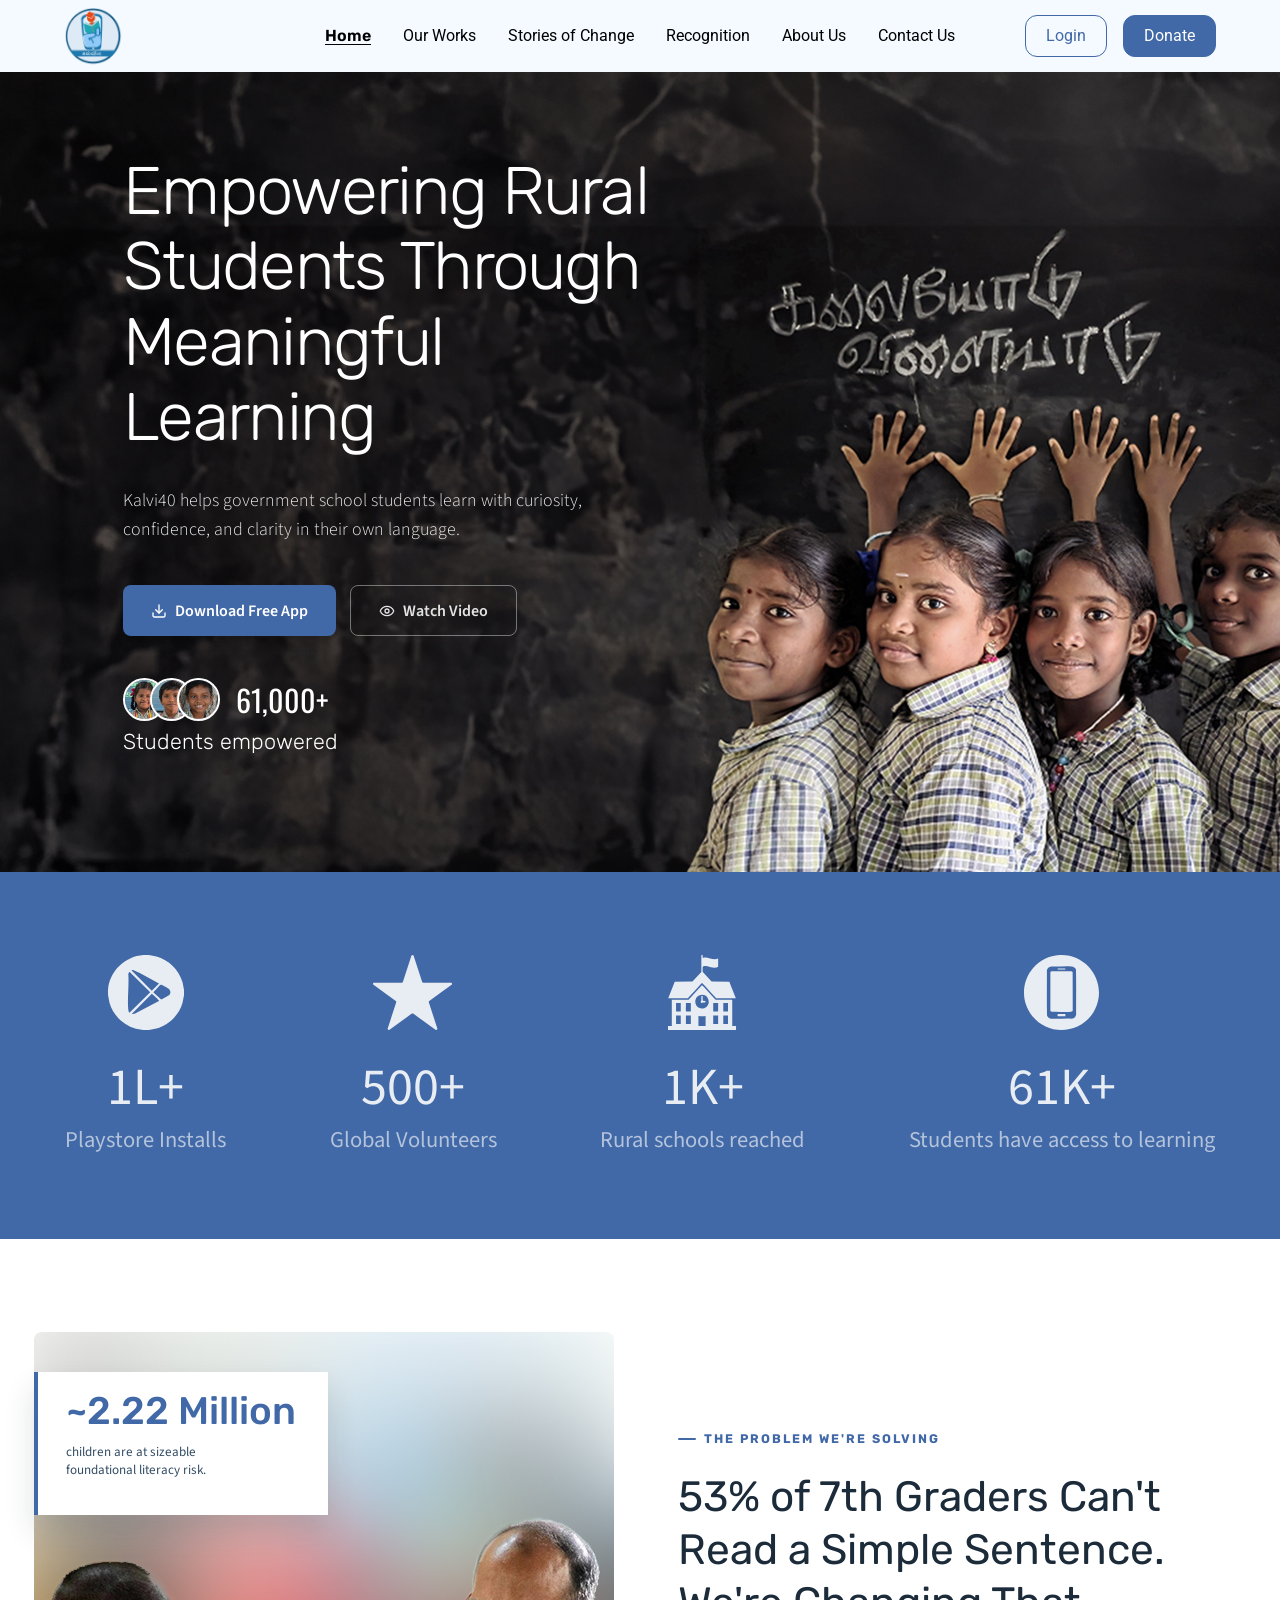
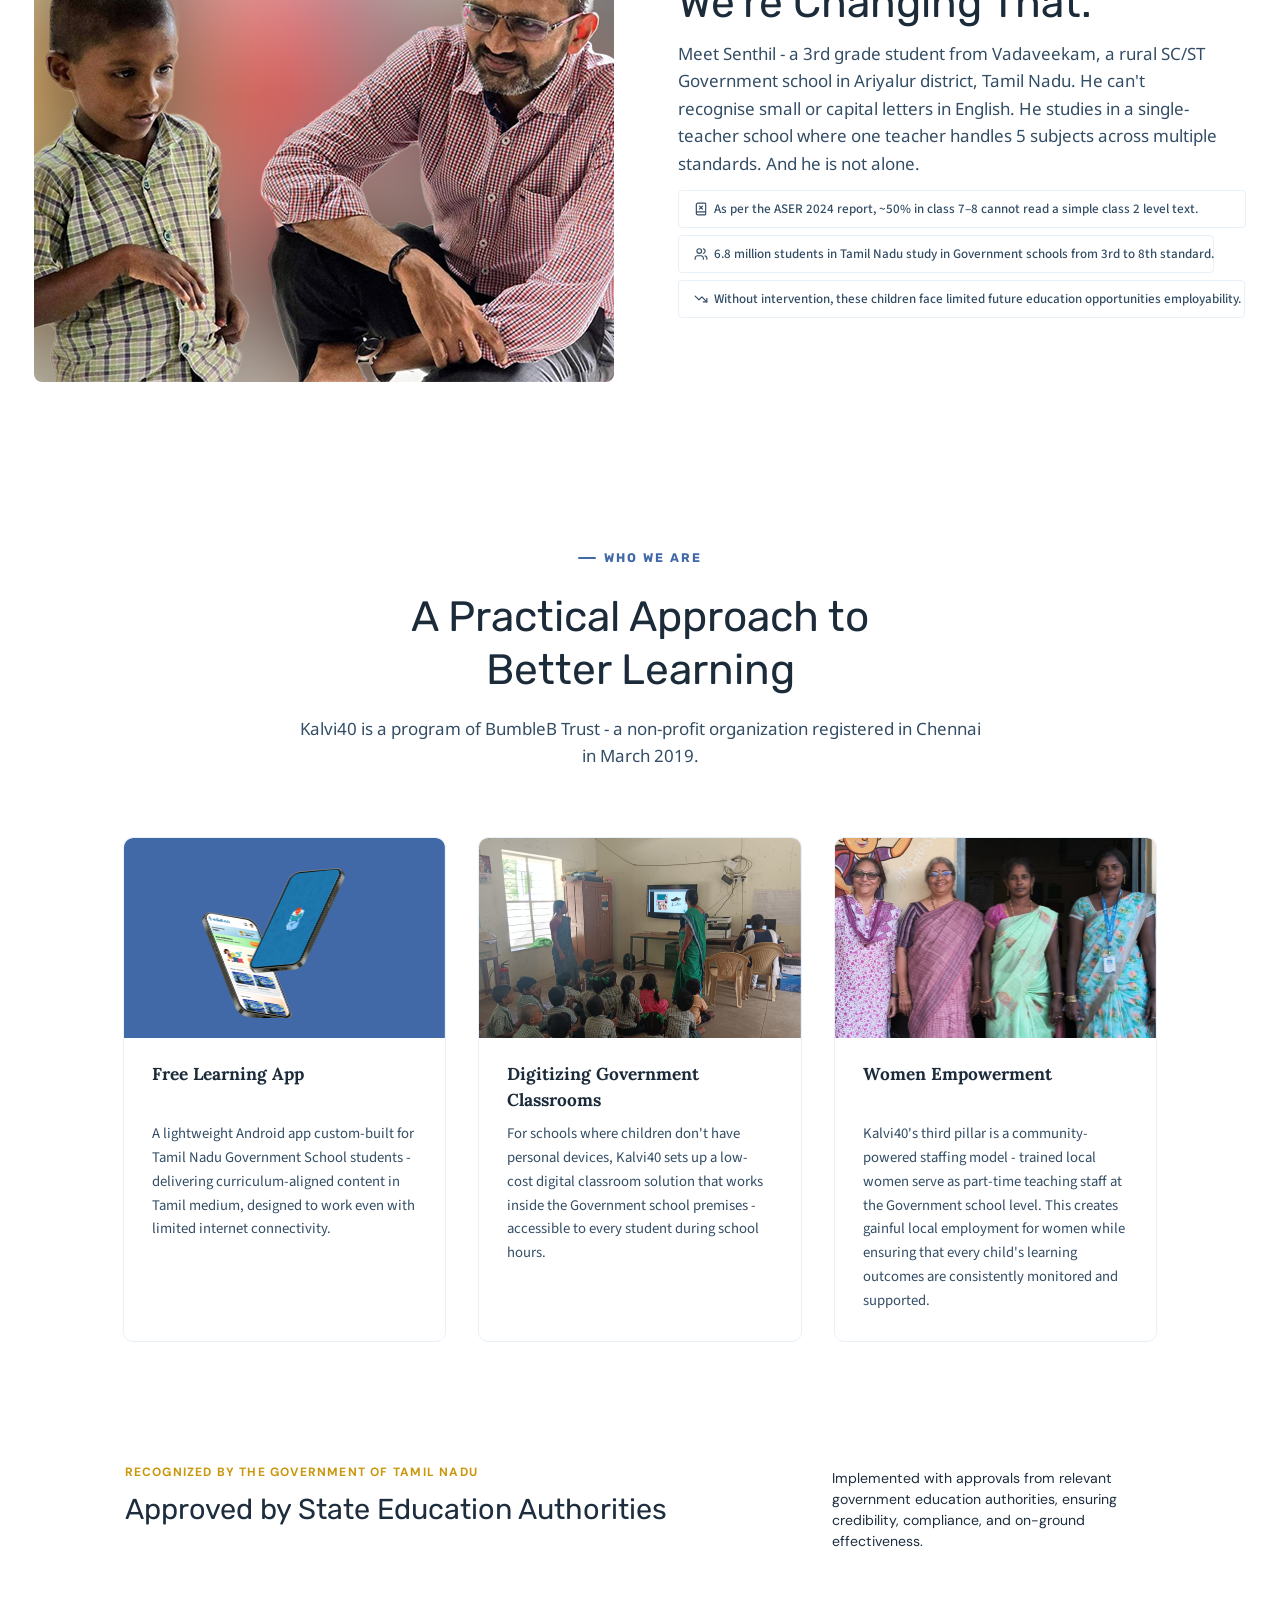
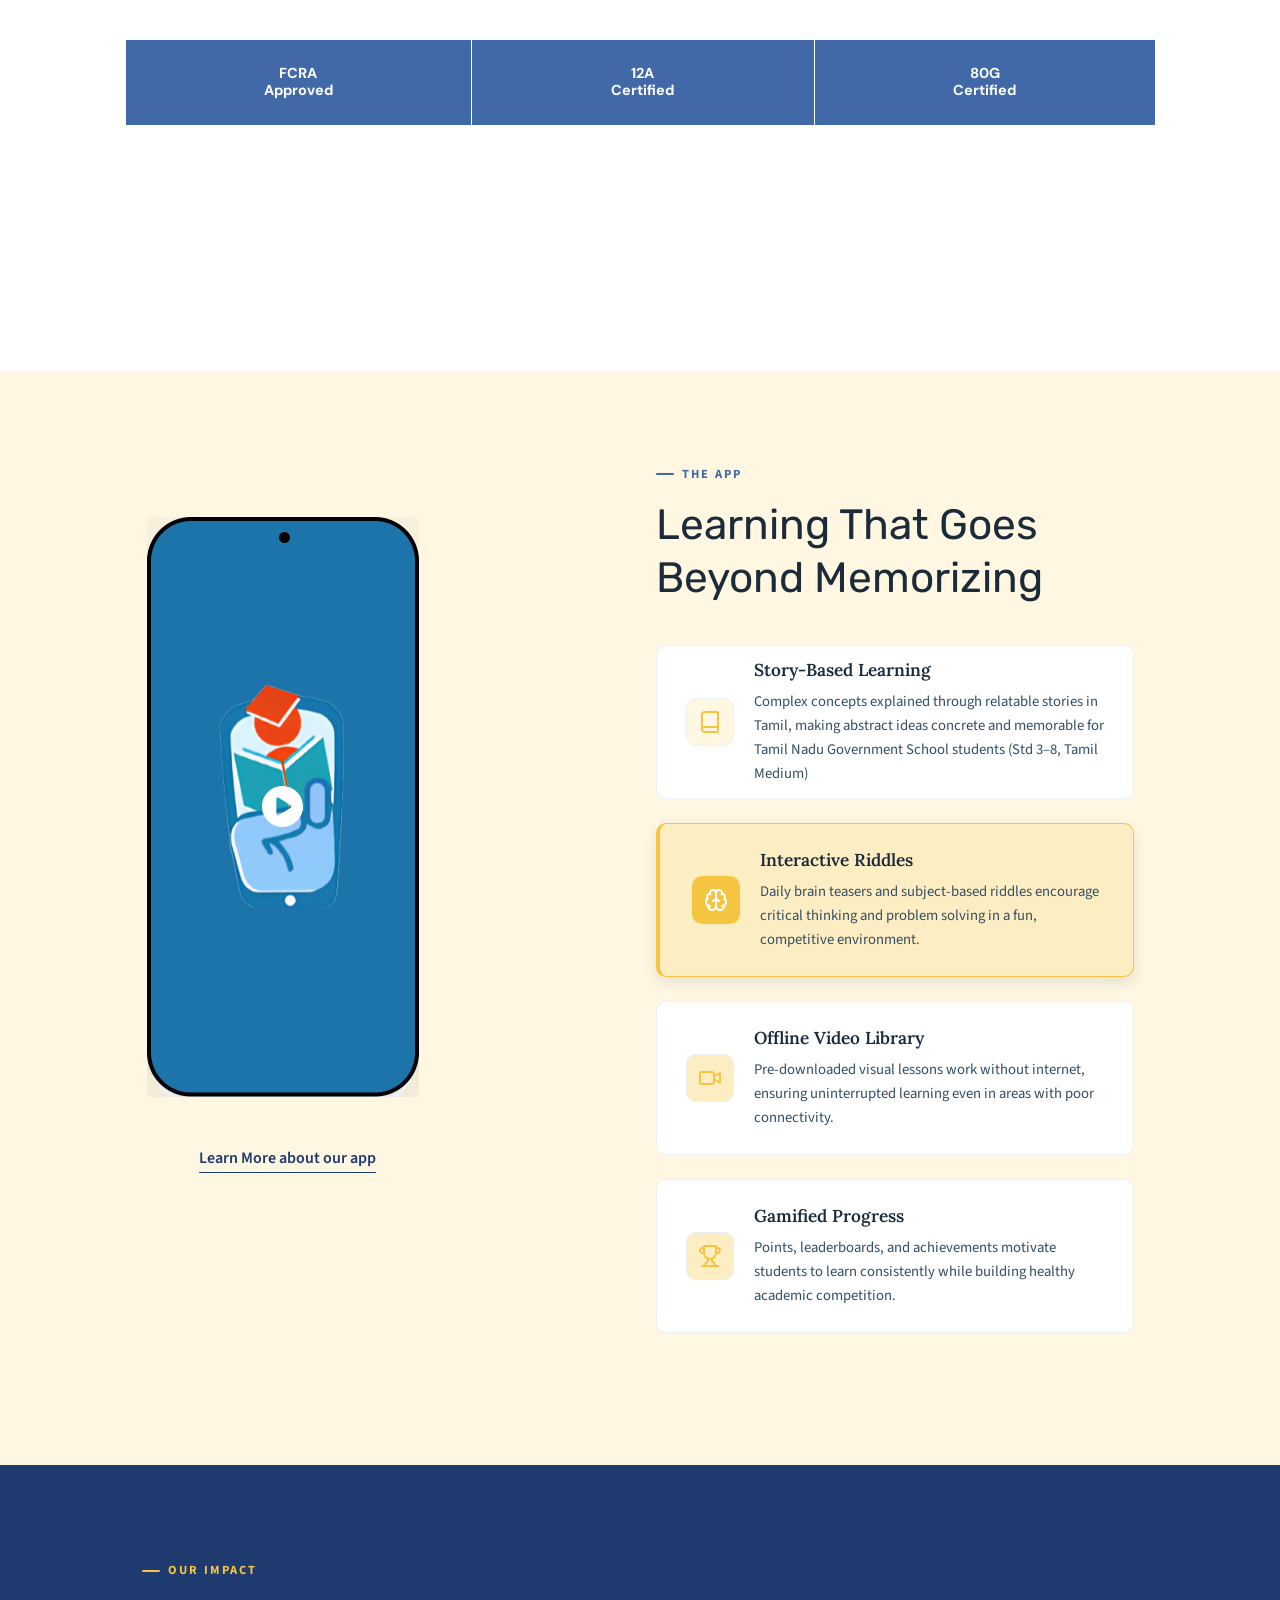
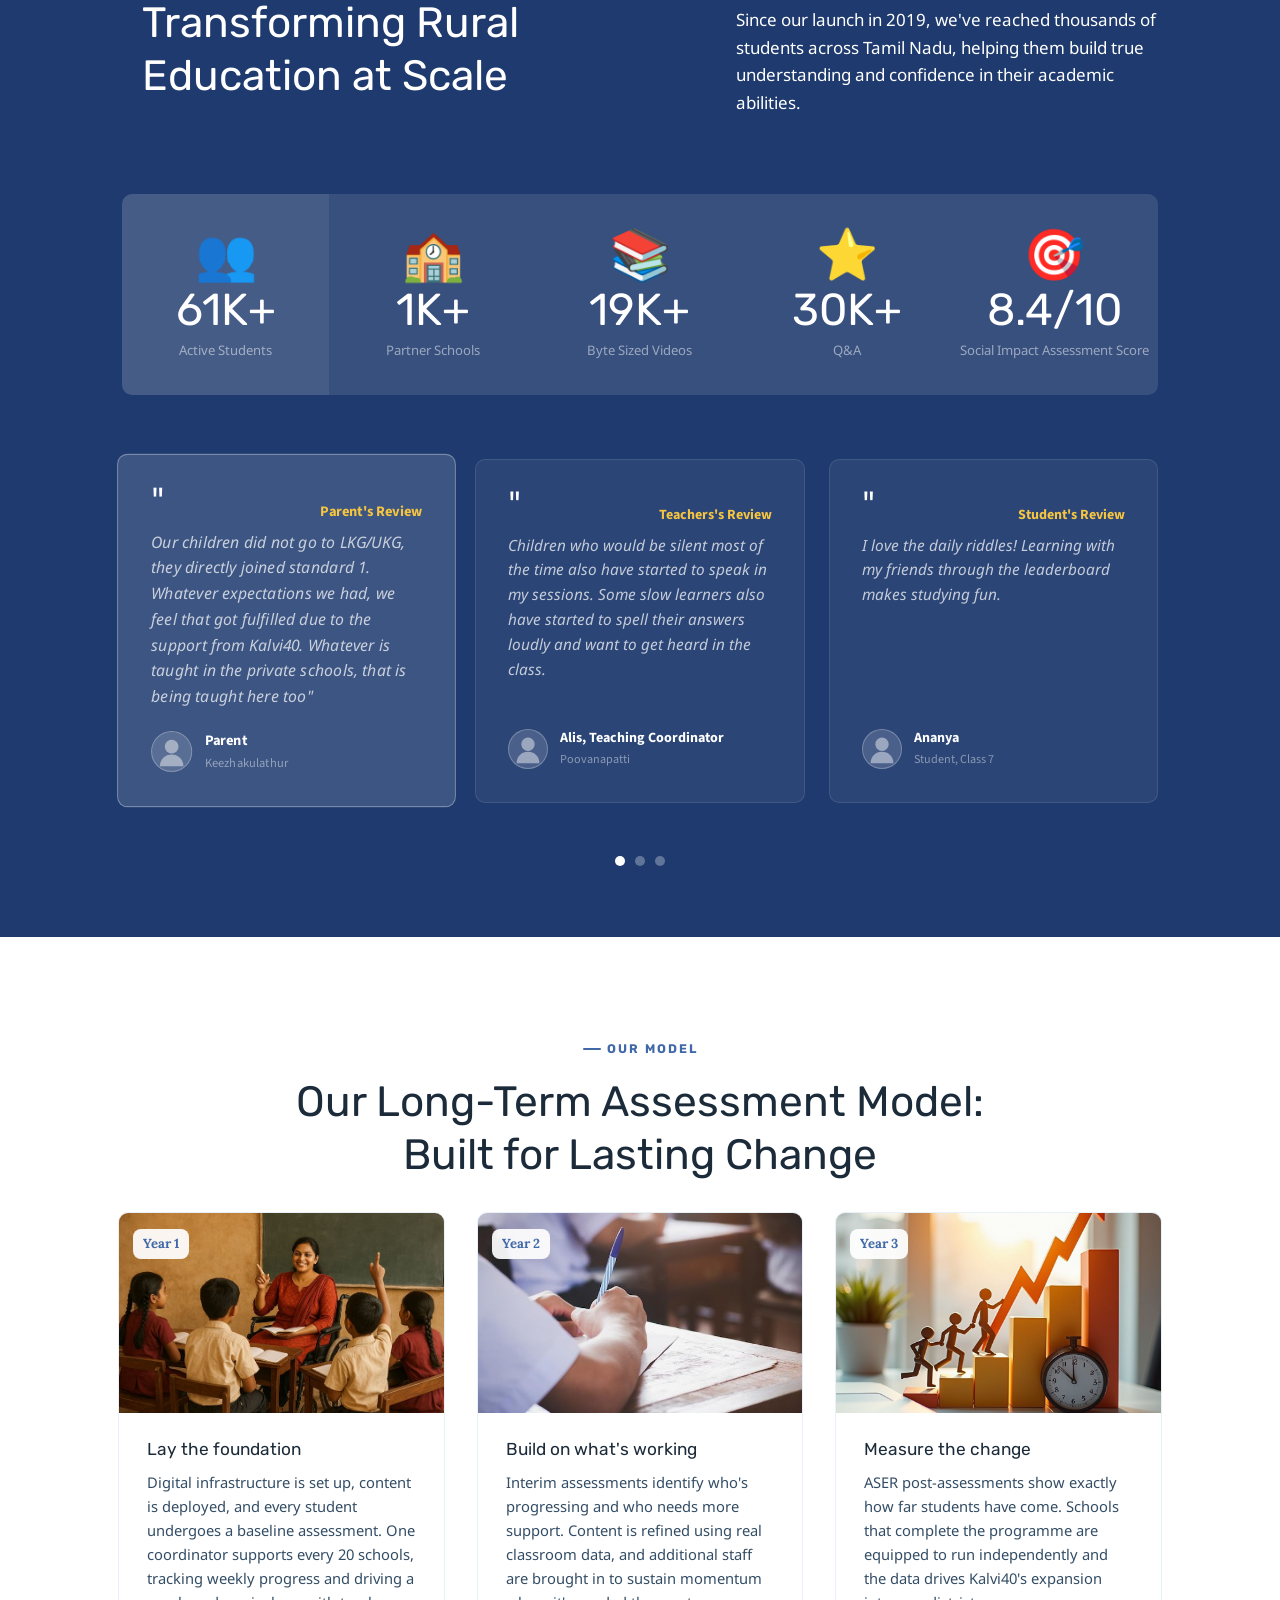
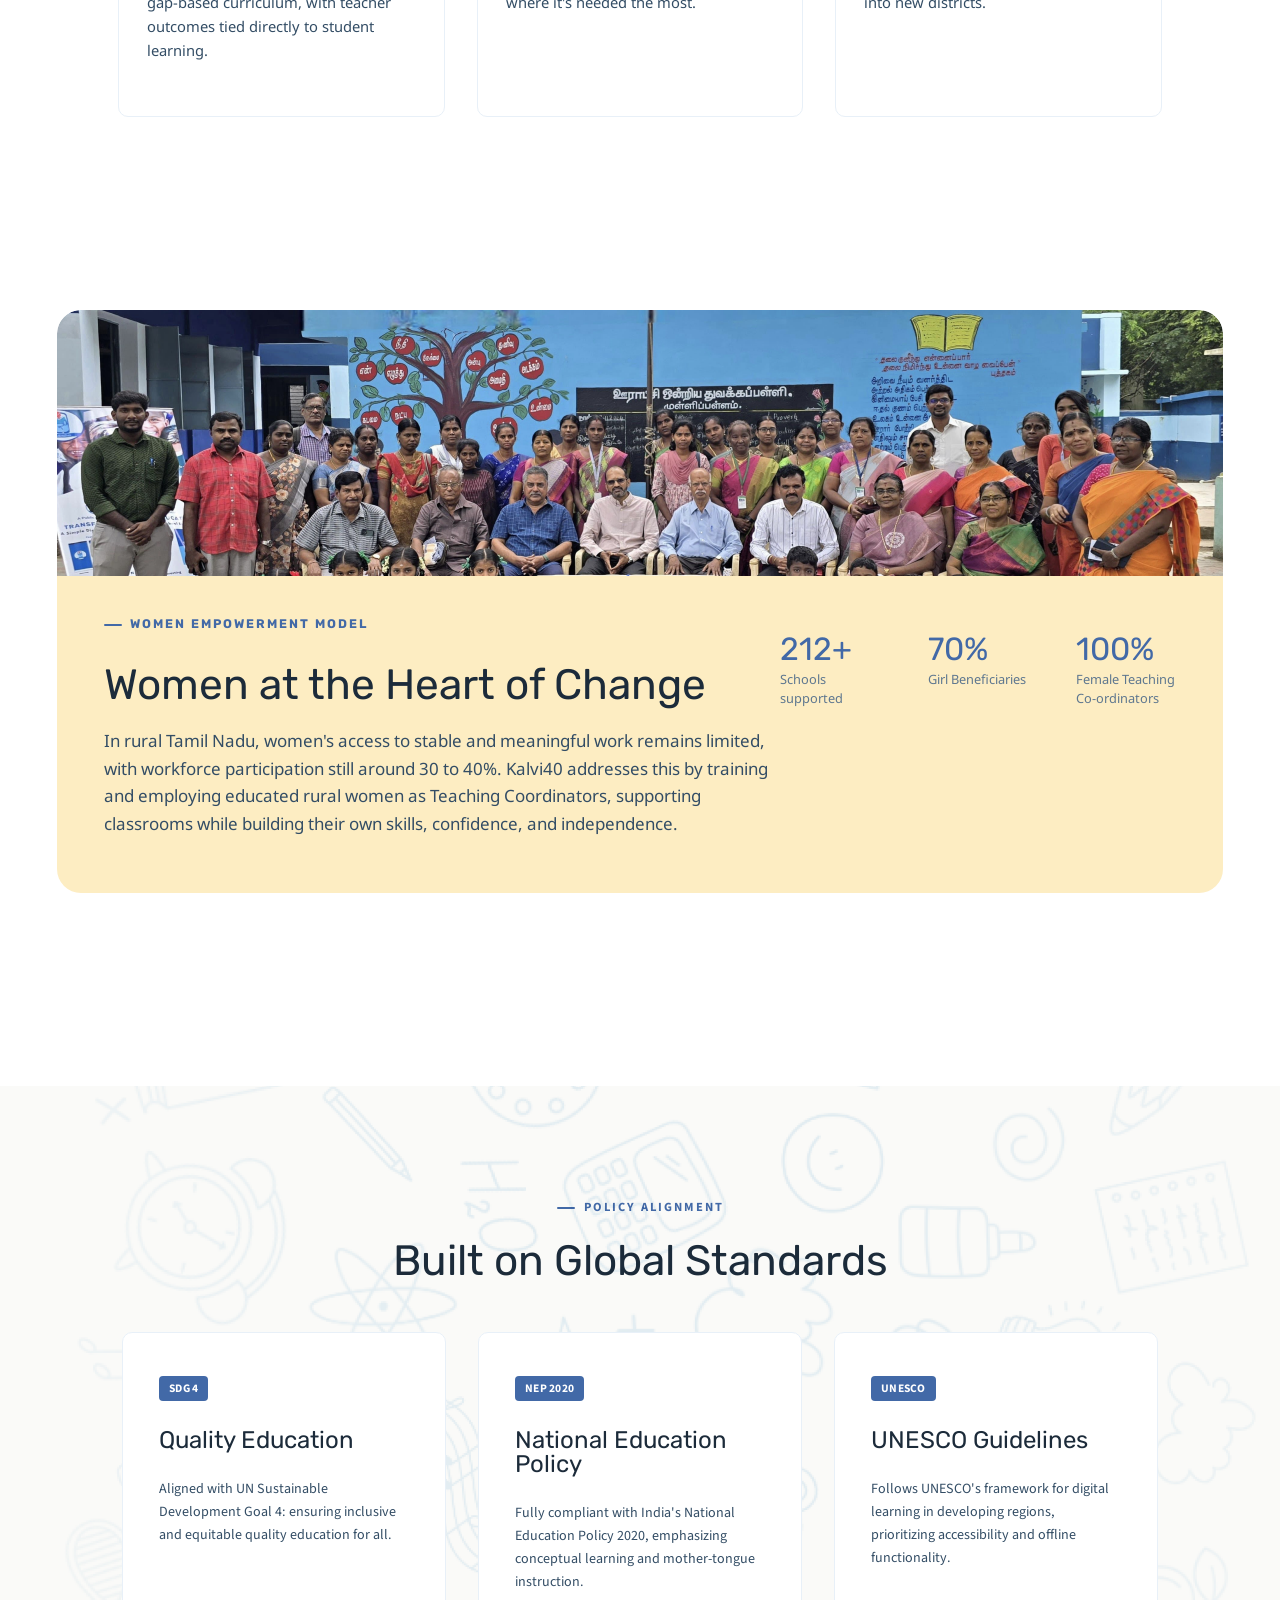
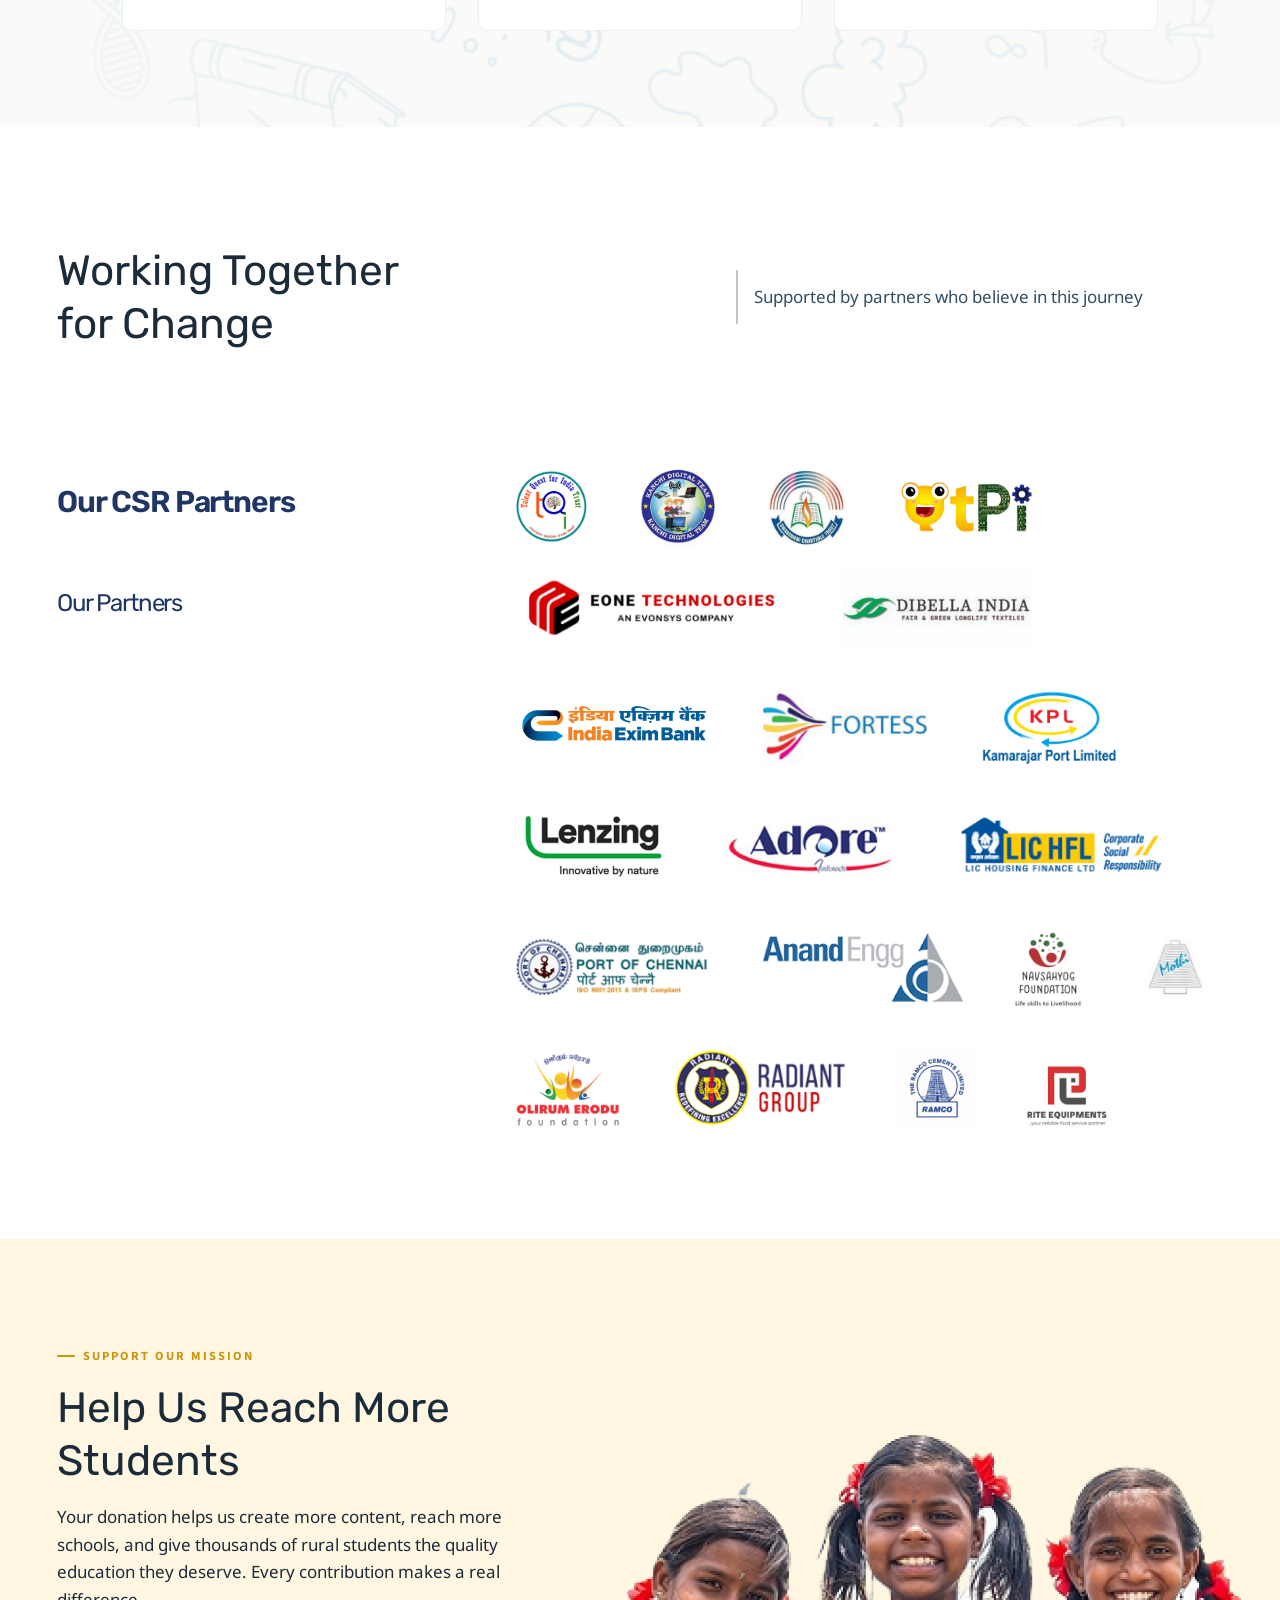
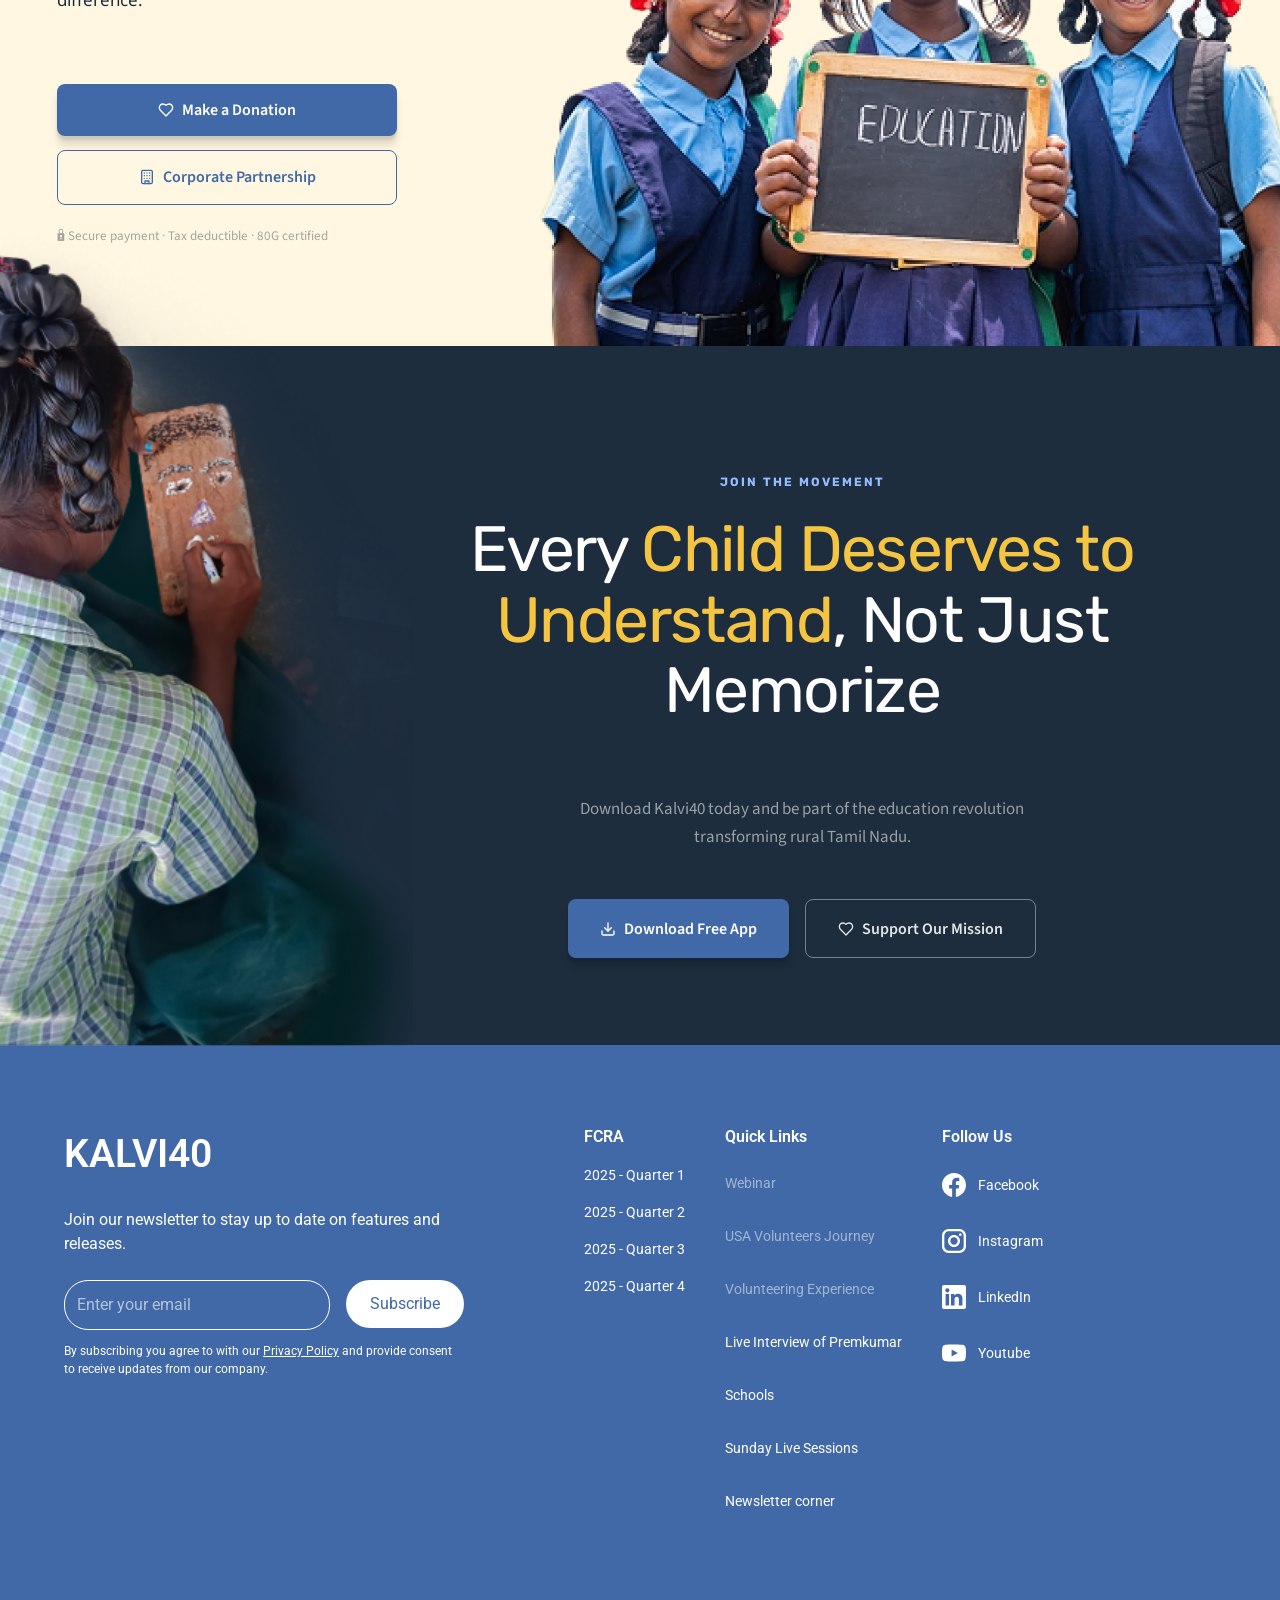
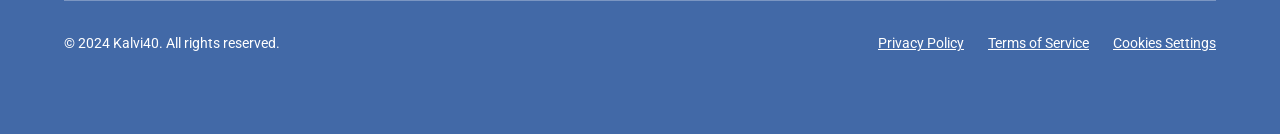
<file: index.html>
<!DOCTYPE html>
<html lang="en">
<head>
  <meta charset="UTF-8">
  <meta name="viewport" content="width=device-width, initial-scale=1.0">
  <title>Kalvi40</title>
  <link rel="icon" type="image/x-icon" href="favicon.ico">
  <link rel="preconnect" href="https://fonts.googleapis.com">
  <link rel="preconnect" href="https://fonts.gstatic.com" crossorigin>
  <link href="https://fonts.googleapis.com/css2?family=DM+Sans:ital,opsz,wght@0,9..40,400;0,9..40,500;0,9..40,600;0,9..40,700;1,9..40,400&family=Lora:ital,wght@0,400;0,500;0,600;0,700;1,700&family=Noto+Sans:wght@300;400;500;600;700&family=Oswald:wght@400;500;600;700&family=Roboto:wght@300;400;500;700&family=Rubik:wght@300;400;500;600;700&family=Source+Sans+3:wght@300;400;500;600;700&display=swap" rel="stylesheet">
  <link rel="stylesheet" href="styles.css">
</head>
<body>

  <!-- Section 1: Navbar -->
  <nav class="navbar" id="navbar">
    <div class="navbar__header">
      <div class="navbar__container">
        <div class="navbar__content">
          <a href="#" class="navbar__logo">
            <img src="assets/logo.png" alt="Kalvi40" width="59" height="59">
          </a>
          <div class="navbar__links">
            <a href="index.html" class="navbar__link navbar__link--active">Home</a>
            <a href="our-works.html" class="navbar__link">Our Works</a>
            <a href="stories.html" class="navbar__link">Stories of Change</a>
            <a href="recognition.html" class="navbar__link">Recognition</a>
            <a href="about.html" class="navbar__link">About Us</a>
            <a href="contact.html" class="navbar__link">Contact Us</a>
          </div>
        </div>
        <div class="navbar__actions">
          <a href="#" class="navbar__btn navbar__btn--outline">Login</a>
          <a href="#" class="navbar__btn navbar__btn--filled">Donate</a>
          <button class="navbar__hamburger" aria-label="Open menu">
            <img src="assets/icon-hamburger.svg" alt="" width="24" height="24">
          </button>
        </div>
      </div>
    </div>
    <div class="navbar__mobile-menu">
      <a href="index.html" class="navbar__mobile-link">Home</a>
      <a href="our-works.html" class="navbar__mobile-link">Our Works</a>
      <a href="stories.html" class="navbar__mobile-link">Stories of Change</a>
      <a href="recognition.html" class="navbar__mobile-link">Recognition</a>
      <a href="about.html" class="navbar__mobile-link">About Us</a>
      <a href="contact.html" class="navbar__mobile-link">Contact Us</a>
    </div>
  </nav>

  <!-- Section 2: Hero -->
  <section class="hero" id="hero">
    <div class="hero__content">
      <h1 class="hero__headline">Empowering Rural Students Through Meaningful Learning</h1>
      <p class="hero__subtext">Kalvi40 helps government school students learn with curiosity, confidence, and clarity in their own language.</p>
      <div class="hero__ctas">
        <a href="https://play.google.com/store/apps/details?id=com.kalvi40.android" target="_blank" class="hero__btn hero__btn--primary">
          <img src="assets/icon-download.svg" alt="" width="16" height="16">
          <span>Download Free App</span>
        </a>
        <a href="https://www.youtube.com/@Kalvi40" target="_blank" class="hero__btn hero__btn--outline">
          <img src="assets/icon-play.svg" alt="" width="16" height="16">
          <span>Watch Video</span>
        </a>
      </div>
      <div class="hero__students">
        <div class="hero__students-row">
          <div class="hero__avatars">
            <img src="assets/avatar-1.png" alt="" class="hero__avatar">
            <img src="assets/avatar-2.png" alt="" class="hero__avatar">
            <img src="assets/avatar-3.png" alt="" class="hero__avatar">
          </div>
          <span class="hero__students-count">61,000+</span>
        </div>
        <p class="hero__students-label">Students empowered</p>
      </div>
    </div>
  </section>

  <!-- Section 3: Stats Band -->
  <section class="stats" id="stats">
    <div class="stats__container">
      <div class="stats__item">
        <img src="assets/stat-icon-playstore.svg" alt="" class="stats__icon" width="76" height="75">
        <div class="stats__text">
          <span class="stats__number">1L+</span>
          <span class="stats__label">Playstore Installs</span>
        </div>
      </div>
      <div class="stats__item">
        <img src="assets/stat-icon-star.svg" alt="" class="stats__icon" width="75" height="75">
        <div class="stats__text">
          <span class="stats__number">500+</span>
          <span class="stats__label">Global Volunteers</span>
        </div>
      </div>
      <div class="stats__item">
        <img src="assets/stat-icon-school.svg" alt="" class="stats__icon" width="68" height="75">
        <div class="stats__text">
          <span class="stats__number">1K+</span>
          <span class="stats__label">Rural schools reached</span>
        </div>
      </div>
      <div class="stats__item">
        <img src="assets/stat-icon-phone.svg" alt="" class="stats__icon" width="75" height="75">
        <div class="stats__text">
          <span class="stats__number">61K+</span>
          <span class="stats__label">Students have access to learning</span>
        </div>
      </div>
    </div>
  </section>

  <!-- Section 4: The Problem We're Solving -->
  <section class="problem" id="problem" aria-label="The Problem We're Solving">
    <div class="problem__container">
      <div class="problem__left">
        <img src="assets/problem-senthil.png" alt="Students in rural Tamil Nadu" class="problem__image">
        <div class="problem__callout">
          <span class="problem__callout-number">~2.22 Million </span>
          <span class="problem__callout-text">children are at sizeable foundational literacy risk.</span>
        </div>
      </div>
      <div class="problem__right">
        <div class="problem__label">
          <span class="problem__label-dash"></span>
          <span class="problem__label-text">The Problem We're Solving</span>
        </div>
        <h2 class="problem__headline">53% of 7th Graders Can't Read a Simple Sentence. We're Changing That.</h2>
        <p class="problem__body">Meet Senthil - a 3rd grade student from Vadaveekam, a rural SC/ST Government school in Ariyalur district, Tamil Nadu. He can't recognise small or capital letters in English. He studies in a single-teacher school where one teacher handles 5 subjects across multiple standards. And he is not alone.</p>
        <div class="problem__chips">
          <div class="problem__chip problem__chip--1">
            <img src="assets/problem-chip-icon-1.svg" alt="" class="problem__chip-icon" width="14" height="14">
            <span class="problem__chip-text">As per the ASER 2024 report, ~50% in  class 7–8 cannot read a simple class 2 level text.</span>
          </div>
          <div class="problem__chip problem__chip--2">
            <img src="assets/problem-chip-icon-2.svg" alt="" class="problem__chip-icon" width="14" height="14">
            <span class="problem__chip-text">6.8 million students in Tamil Nadu study in Government schools from 3rd to 8th standard.</span>
          </div>
          <div class="problem__chip problem__chip--3">
            <img src="assets/problem-chip-icon-3.svg" alt="" class="problem__chip-icon" width="14" height="14">
            <span class="problem__chip-text">Without intervention, these children face limited future education opportunities  employability.</span>
          </div>
        </div>
      </div>
    </div>
  </section>

  <!-- Section 5: Who We Are -->
  <section class="whoweare" id="whoweare" aria-label="Who We Are">
    <div class="whoweare__header">
      <div class="whoweare__label">
        <span class="whoweare__label-dash"></span>
        <span class="whoweare__label-text">Who We Are</span>
      </div>
      <h2 class="whoweare__title">A Practical Approach to Better Learning</h2>
      <p class="whoweare__subtitle">Kalvi40 is a program of BumbleB Trust - a non-profit organization registered in Chennai in March 2019.</p>
    </div>
    <div class="whoweare__cards">
      <div class="whoweare__card">
        <div class="whoweare__card-image">
          <img src="assets/whoweare-card1-img.png" alt="Free Learning App" class="whoweare__card-img">
        </div>
        <div class="whoweare__card-content">
          <h3 class="whoweare__card-title">Free Learning App</h3>
          <p class="whoweare__card-body">A lightweight Android app custom-built for Tamil Nadu Government School students - delivering curriculum-aligned content in Tamil medium, designed to work even with limited internet connectivity.</p>
        </div>
      </div>
      <div class="whoweare__card">
        <div class="whoweare__card-image">
          <img src="assets/whoweare-card2-img.png" alt="Digitizing Government Classrooms" class="whoweare__card-img">
        </div>
        <div class="whoweare__card-content">
          <h3 class="whoweare__card-title">Digitizing Government Classrooms</h3>
          <p class="whoweare__card-body">For schools where children don't have personal devices, Kalvi40 sets up a low-cost digital classroom solution that works inside the Government school premises - accessible to every student during school hours.</p>
        </div>
      </div>
      <div class="whoweare__card">
        <div class="whoweare__card-image">
          <img src="assets/whoweare-card3-img.png" alt="Women Empowerment" class="whoweare__card-img">
        </div>
        <div class="whoweare__card-content">
          <h3 class="whoweare__card-title">Women Empowerment</h3>
          <p class="whoweare__card-body">Kalvi40's third pillar is a community-powered staffing model - trained local women serve as part-time teaching staff at the Government school level. This creates gainful local employment for women while ensuring that every child's learning outcomes are consistently monitored and supported.</p>
        </div>
      </div>
    </div>
  </section>

  <!-- Section 6: Recognition -->
  <section class="recognition" id="recognition">
    <div class="recognition__container">
      <div class="recognition__text-row">
        <div class="recognition__left">
          <span class="recognition__eyebrow">Recognized by the government of tamil nadu</span>
          <h2 class="recognition__heading">Approved by State Education Authorities</h2>
        </div>
        <p class="recognition__description">Implemented with approvals from relevant government education authorities, ensuring credibility, compliance, and on-ground effectiveness.</p>
      </div>
      <div class="recognition__certs">
        <div class="recognition__cert">FCRA<br>Approved</div>
        <div class="recognition__cert">12A<br>Certified</div>
        <div class="recognition__cert">80G<br>Certified</div>
      </div>
    </div>
  </section>

  <!-- Section 7: The App -->
  <section class="theapp" id="theapp" aria-label="The App">
    <div class="theapp__container">
      <div class="theapp__left">
        <div class="theapp__phone">
          <img src="assets/app-phone.png" alt="Kalvi40 App" class="theapp__phone-img">
          <a href="#" class="theapp__play">
            <img src="assets/app-arrow.svg" alt="Play" width="41" height="41">
          </a>
        </div>
        <a href="#" class="theapp__learn-more">Learn More about our app</a>
      </div>
      <div class="theapp__right">
      <div class="theapp__label">
        <span class="theapp__label-dash"></span>
        <span class="theapp__label-text">The App</span>
      </div>
      <h2 class="theapp__heading">Learning That Goes Beyond Memorizing</h2>
      <div class="theapp__cards">
        <div class="theapp__card">
          <div class="theapp__card-icon theapp__card-icon--cream">
            <img src="assets/app-icon-story.svg" alt="" width="24" height="24">
          </div>
          <div class="theapp__card-text">
            <h3 class="theapp__card-title">Story-Based Learning</h3>
            <p class="theapp__card-body">Complex concepts explained through relatable stories in Tamil, making abstract ideas concrete and memorable for Tamil Nadu Government School students (Std 3–8, Tamil Medium)</p>
          </div>
        </div>
        <div class="theapp__card theapp__card--active">
          <div class="theapp__card-icon theapp__card-icon--yellow">
            <img src="assets/app-icon-riddle.svg" alt="" width="24" height="24">
          </div>
          <div class="theapp__card-text">
            <h3 class="theapp__card-title">Interactive Riddles</h3>
            <p class="theapp__card-body">Daily brain teasers and subject-based riddles encourage critical thinking and problem solving in a fun, competitive environment.</p>
          </div>
        </div>
        <div class="theapp__card">
          <div class="theapp__card-icon theapp__card-icon--cream2">
            <img src="assets/app-icon-video.svg" alt="" width="24" height="24">
          </div>
          <div class="theapp__card-text">
            <h3 class="theapp__card-title">Offline Video Library</h3>
            <p class="theapp__card-body">Pre-downloaded visual lessons work without internet, ensuring uninterrupted learning even in areas with poor connectivity.</p>
          </div>
        </div>
        <div class="theapp__card">
          <div class="theapp__card-icon theapp__card-icon--cream2">
            <img src="assets/app-icon-gamified.svg" alt="" width="24" height="24">
          </div>
          <div class="theapp__card-text">
            <h3 class="theapp__card-title">Gamified Progress</h3>
            <p class="theapp__card-body">Points, leaderboards, and achievements motivate students to learn consistently while building healthy academic competition.</p>
          </div>
        </div>
      </div>
    </div>
    </div>
  </section>

  <!-- Section 8: Our Impact -->
  <section class="impact" id="impact" aria-label="Our Impact">
    <div class="impact__header">
      <div class="impact__header-left">
        <div class="impact__label">
          <span class="impact__label-dash"></span>
          <span class="impact__label-text">Our Impact</span>
        </div>
        <h2 class="impact__heading">Transforming Rural Education at Scale</h2>
      </div>
      <div class="impact__header-right">
        <p class="impact__body">Since our launch in 2019, we've reached thousands of students across Tamil Nadu, helping them build true understanding and confidence in their academic abilities.</p>
      </div>
    </div>
    <div class="impact__stats">
      <div class="impact__stat impact__stat--highlight">
        <span class="impact__stat-emoji">👥</span>
        <span class="impact__stat-number">61K+</span>
        <span class="impact__stat-label">Active Students</span>
      </div>
      <div class="impact__stat">
        <span class="impact__stat-emoji">🏫</span>
        <span class="impact__stat-number">1K+</span>
        <span class="impact__stat-label">Partner Schools</span>
      </div>
      <div class="impact__stat">
        <span class="impact__stat-emoji">📚</span>
        <span class="impact__stat-number">19K+</span>
        <span class="impact__stat-label">Byte Sized Videos</span>
      </div>
      <div class="impact__stat">
        <span class="impact__stat-emoji">⭐</span>
        <span class="impact__stat-number">30K+</span>
        <span class="impact__stat-label">Q&amp;A</span>
      </div>
      <div class="impact__stat">
        <span class="impact__stat-emoji">🎯</span>
        <span class="impact__stat-number">8.4/10</span>
        <span class="impact__stat-label">Social Impact Assessment Score</span>
      </div>
    </div>
    <div class="impact__testimonials">
      <div class="impact__testimonial">
        <div class="impact__testimonial-header">
          <span class="impact__testimonial-quote">"</span>
          <span class="impact__testimonial-category">Parent's Review</span>
        </div>
        <p class="impact__testimonial-text">Our children did not go to LKG/UKG, they directly joined standard 1. Whatever expectations we had, we feel that got fulfilled due to the support from Kalvi40. Whatever is taught in the private schools, that is being taught here too"</p>
        <div class="impact__testimonial-author">
          <div class="impact__testimonial-avatar"></div>
          <div class="impact__testimonial-info">
            <span class="impact__testimonial-name">Parent</span>
            <span class="impact__testimonial-location">Keezhakulathur</span>
          </div>
        </div>
      </div>
      <div class="impact__testimonial">
        <div class="impact__testimonial-header">
          <span class="impact__testimonial-quote">"</span>
          <span class="impact__testimonial-category">Teachers's Review</span>
        </div>
        <p class="impact__testimonial-text">Children who would be silent most of the time also have started to speak in my sessions. Some slow learners also have started to spell their answers loudly and want to get heard in the class.</p>
        <div class="impact__testimonial-author">
          <div class="impact__testimonial-avatar"></div>
          <div class="impact__testimonial-info">
            <span class="impact__testimonial-name">Alis, Teaching Coordinator</span>
            <span class="impact__testimonial-location">Poovanapatti</span>
          </div>
        </div>
      </div>
      <div class="impact__testimonial">
        <div class="impact__testimonial-header">
          <span class="impact__testimonial-quote">"</span>
          <span class="impact__testimonial-category">Student's Review</span>
        </div>
        <p class="impact__testimonial-text">I love the daily riddles! Learning with my friends through the leaderboard makes studying fun.</p>
        <div class="impact__testimonial-author">
          <div class="impact__testimonial-avatar"></div>
          <div class="impact__testimonial-info">
            <span class="impact__testimonial-name">Ananya</span>
            <span class="impact__testimonial-location">Student, Class 7</span>
          </div>
        </div>
      </div>
    </div>
    <div class="impact__dots">
      <button class="impact__dot impact__dot--active" aria-label="Slide 1"></button>
      <button class="impact__dot" aria-label="Slide 2"></button>
      <button class="impact__dot" aria-label="Slide 3"></button>
    </div>
  </section>

  <!-- Section 9: Our Model -->
  <section class="ourmodel" id="ourmodel" aria-label="Our Model">
    <div class="ourmodel__header">
      <div class="ourmodel__label">
        <span class="ourmodel__label-dash"></span>
        <span class="ourmodel__label-text">Our Model</span>
      </div>
      <h2 class="ourmodel__heading">Our Long-Term Assessment Model: Built for Lasting Change</h2>
    </div>
    <div class="ourmodel__cards">
      <div class="ourmodel__card">
        <div class="ourmodel__card-image">
          <img src="assets/model-year1.png" alt="Year 1" class="ourmodel__card-img">
          <span class="ourmodel__badge">Year 1</span>
        </div>
        <div class="ourmodel__card-content">
          <h3 class="ourmodel__card-title">Lay the foundation</h3>
          <p class="ourmodel__card-body">Digital infrastructure is set up, content is deployed, and every student undergoes a baseline assessment. One coordinator supports every 20 schools, tracking weekly progress and driving a gap-based curriculum, with teacher outcomes tied directly to student learning.</p>
        </div>
      </div>
      <div class="ourmodel__card">
        <div class="ourmodel__card-image">
          <img src="assets/model-year2.png" alt="Year 2" class="ourmodel__card-img">
          <span class="ourmodel__badge">Year 2</span>
        </div>
        <div class="ourmodel__card-content">
          <h3 class="ourmodel__card-title">Build on what's working</h3>
          <p class="ourmodel__card-body">Interim assessments identify who's progressing and who needs more support. Content is refined using real classroom data, and additional staff are brought in to sustain momentum where it's needed the most.</p>
        </div>
      </div>
      <div class="ourmodel__card">
        <div class="ourmodel__card-image">
          <img src="assets/model-year3.png" alt="Year 3" class="ourmodel__card-img">
          <span class="ourmodel__badge">Year 3</span>
        </div>
        <div class="ourmodel__card-content">
          <h3 class="ourmodel__card-title">Measure the change</h3>
          <p class="ourmodel__card-body">ASER post-assessments show exactly how far students have come. Schools that complete the programme are equipped to run independently and the data drives Kalvi40's expansion into new districts.</p>
        </div>
      </div>
    </div>
  </section>

  <!-- Section 10: Women Empowerment -->
  <section class="women" id="women" aria-label="Women Empowerment Model">
    <div class="women__container">
      <div class="women__banner">
        <img src="assets/women-banner.png" alt="Women empowerment in rural schools" class="women__banner-img">
      </div>
      <div class="women__panel">
        <div class="women__left">
          <div class="women__label">
            <span class="women__label-dash"></span>
            <span class="women__label-text">Women Empowerment Model</span>
          </div>
          <h2 class="women__heading">Women at the Heart of Change</h2>
          <p class="women__body">In rural Tamil Nadu, women's access to stable and meaningful work remains limited, with workforce participation still around 30 to 40%. Kalvi40 addresses this by training and employing educated rural women as Teaching Coordinators, supporting classrooms while building their own skills, confidence, and independence.</p>
        </div>
        <div class="women__stats women__stats--three">
          <div class="women__stat">
            <span class="women__stat-number">212+</span>
            <span class="women__stat-label">Schools supported</span>
          </div>
          <div class="women__stat">
            <span class="women__stat-number">70%</span>
            <span class="women__stat-label">Girl Beneficiaries</span>
          </div>
          <div class="women__stat">
            <span class="women__stat-number">100%</span>
            <span class="women__stat-label">Female Teaching<br>Co-ordinators</span>
          </div>
        </div>
      </div>
    </div>
  </section>

  <!-- Section 11: Policy Alignment -->
  <section class="alignment" id="alignment" aria-label="Policy Alignment">
    <div class="alignment__bg"></div>
    <div class="alignment__header">
      <div class="alignment__label">
        <span class="alignment__label-dash"></span>
        <span class="alignment__label-text">Policy Alignment</span>
      </div>
      <h2 class="alignment__heading">Built on Global Standards</h2>
    </div>
    <div class="alignment__cards">
      <div class="alignment__card">
        <span class="alignment__badge">SDG 4</span>
        <h3 class="alignment__card-title">Quality Education</h3>
        <p class="alignment__card-body">Aligned with UN Sustainable Development Goal 4: ensuring inclusive and equitable quality education for all.</p>
      </div>
      <div class="alignment__card">
        <span class="alignment__badge">NEP 2020</span>
        <h3 class="alignment__card-title">National Education Policy</h3>
        <p class="alignment__card-body">Fully compliant with India's National Education Policy 2020, emphasizing conceptual learning and mother-tongue instruction.</p>
      </div>
      <div class="alignment__card">
        <span class="alignment__badge">UNESCO</span>
        <h3 class="alignment__card-title">UNESCO Guidelines</h3>
        <p class="alignment__card-body">Follows UNESCO's framework for digital learning in developing regions, prioritizing accessibility and offline functionality.</p>
      </div>
    </div>
  </section>

  <!-- Section 12: Partners -->
  <section class="partners" id="partners" aria-label="Partners">
    <div class="partners__container">
      <div class="partners__header">
        <h2 class="partners__heading">Working Together for Change</h2>
        <span class="partners__divider"></span>
        <p class="partners__subtitle">Supported by partners who believe in this journey</p>
      </div>

      <div class="partners__section">
        <div class="partners__section-label">
          <h3 class="partners__section-title">Our CSR Partners</h3>
        </div>
        <div class="partners__logos">
          <img src="assets/partner-csr1.png" alt="CSR Partner 1" class="partners__logo">
          <img src="assets/partner-csr2.png" alt="CSR Partner 2" class="partners__logo">
          <img src="assets/partner-csr3.png" alt="CSR Partner 3" class="partners__logo">
          <img src="assets/partner-csr4.png" alt="CSR Partner 4" class="partners__logo partners__logo--wide">
        </div>
      </div>

      <div class="partners__section partners__section--second">
        <div class="partners__section-label">
          <h3 class="partners__section-title partners__section-title--sub">Our Partners</h3>
        </div>
        <div class="partners__logos">
          <img src="assets/partner-eone-tech.png" alt="EONE Tech" class="partners__logo partners__logo--wide">
          <img src="assets/partner-dibella.png" alt="Dibella" class="partners__logo partners__logo--wide">
          <img src="assets/partner-exim-bank.png" alt="EXIM Bank" class="partners__logo">
          <img src="assets/partner-fortess.png" alt="Fortess Smartlabs" class="partners__logo">
          <img src="assets/partner-kamarajar.png" alt="Kamarajar Port Limited" class="partners__logo">
          <img src="assets/partner-lenzing.png" alt="Lenzing Fibers" class="partners__logo">
          <img src="assets/partner-adore.png" alt="Adore Infotech" class="partners__logo">
          <img src="assets/partner-lic-hfl.png" alt="LIC HFL" class="partners__logo partners__logo--wide">
          <img src="assets/partner-chennai-port.png" alt="Chennai Port Trust" class="partners__logo">
          <img src="assets/partner-anand.png" alt="Anand Engineering" class="partners__logo">
          <img src="assets/partner-nasahyog.png" alt="Nasahyog Foundation" class="partners__logo">
          <img src="assets/partner-mothi.png" alt="Mothi Spinners" class="partners__logo">
          <img src="assets/partner-olirum.png" alt="Olirum Erodu Foundation" class="partners__logo">
          <img src="assets/partner-radiant.png" alt="Radiant Group" class="partners__logo">
          <img src="assets/partner-ramco.png" alt="Ramco Cements" class="partners__logo">
          <img src="assets/partner-rite.png" alt="Rite Equipments" class="partners__logo">
        </div>
      </div>
    </div>
  </section>

  <!-- Section 13: Donate -->
  <section class="donate" id="donate" aria-label="Support Our Mission">
    <div class="donate__container">
      <div class="donate__label">
        <span class="donate__label-dash"></span>
        <span class="donate__label-text">Support Our Mission</span>
      </div>
      <h2 class="donate__heading">Help Us Reach More Students</h2>
      <p class="donate__body">Your donation helps us create more content, reach more schools, and give thousands of rural students the quality education they deserve. Every contribution makes a real difference.</p>
      <div class="donate__buttons">
        <a href="#" class="donate__btn donate__btn--primary">
          <img src="assets/donate-heart-icon.svg" alt="" class="donate__btn-icon">
          Make a Donation
        </a>
        <a href="#" class="donate__btn donate__btn--outline">
          <img src="assets/donate-corp-icon.svg" alt="" class="donate__btn-icon">
          Corporate Partnership
        </a>
      </div>
      <p class="donate__secure">&#128274; Secure payment · Tax deductible · 80G certified</p>
    </div>
    <div class="donate__image">
      <img src="assets/donate-image.png" alt="Students in rural school">
    </div>
  </section>

  <!-- Section 14: Final CTA -->
  <section class="cta" id="cta" aria-label="Join the Movement">
    <div class="cta__student">
      <img src="assets/cta-student.png" alt="Student writing on slate">
    </div>
    <div class="cta__container">
      <div class="cta__text">
        <p class="cta__eyebrow">Join the Movement</p>
        <h2 class="cta__heading">Every <span>Child Deserves to Understand</span>, Not Just Memorize</h2>
      </div>
      <div class="cta__bottom">
        <p class="cta__subtitle">Download Kalvi40 today and be part of the education revolution transforming rural Tamil Nadu.</p>
        <div class="cta__buttons">
          <a href="https://play.google.com/store/apps/details?id=com.kalvi40.android" target="_blank" class="cta__btn cta__btn--primary">
            <img src="assets/cta-download-icon.svg" alt="" class="cta__btn-icon">
            Download Free App
          </a>
          <a href="contact.html" class="cta__btn cta__btn--outline">
            <img src="assets/cta-heart-icon.svg" alt="" class="cta__btn-icon">
            Support Our Mission
          </a>
        </div>
      </div>
    </div>
  </section>

  <!-- Section 15: Footer -->
  <footer class="footer" id="footer">
    <div class="footer__container">
      <div class="footer__content">
        <div class="footer__newsletter">
          <p class="footer__brand">KALVI40</p>
          <p class="footer__newsletter-text">Join our newsletter to stay up to date on features and releases.</p>
          <div class="footer__actions">
            <div class="footer__form">
              <input type="email" class="footer__input" placeholder="Enter your email">
              <button class="footer__subscribe">Subscribe</button>
            </div>
            <p class="footer__privacy">By subscribing you agree to with our <a href="#">Privacy Policy</a> and provide consent to receive updates from our company.</p>
          </div>
        </div>
        <div class="footer__links">
          <div class="footer__column">
            <h4 class="footer__column-title">FCRA</h4>
            <a href="#" class="footer__link footer__link--no-pad">2025 - Quarter 1</a>
            <a href="#" class="footer__link footer__link--no-pad">2025 - Quarter 2</a>
            <a href="#" class="footer__link footer__link--no-pad">2025 - Quarter 3</a>
            <a href="#" class="footer__link footer__link--no-pad">2025 - Quarter 4</a>
          </div>
          <div class="footer__column">
            <h4 class="footer__column-title">Quick Links</h4>
            <span class="footer__link footer__link--disabled">Webinar</span>
            <span class="footer__link footer__link--disabled">USA Volunteers Journey</span>
            <span class="footer__link footer__link--disabled">Volunteering Experience</span>
            <a href="#" class="footer__link">Live Interview of Premkumar</a>
            <a href="#" class="footer__link">Schools</a>
            <a href="#" class="footer__link">Sunday Live Sessions</a>
            <a href="#" class="footer__link">Newsletter corner</a>
          </div>
          <div class="footer__column footer__column--grow">
            <h4 class="footer__column-title">Follow Us</h4>
            <a href="#" class="footer__social-link">
              <img src="assets/social-facebook.svg" alt="" class="footer__social-icon">
              Facebook
            </a>
            <a href="#" class="footer__social-link">
              <img src="assets/social-instagram.svg" alt="" class="footer__social-icon">
              Instagram
            </a>
<a href="#" class="footer__social-link">
              <img src="assets/social-linkedin.svg" alt="" class="footer__social-icon">
              LinkedIn
            </a>
            <a href="#" class="footer__social-link">
              <img src="assets/social-youtube.svg" alt="" class="footer__social-icon">
              Youtube
            </a>
          </div>
        </div>
      </div>
      <div class="footer__credits">
        <div class="footer__divider"></div>
        <div class="footer__bottom">
          <p>&copy; 2024 Kalvi40. All rights reserved.</p>
          <div class="footer__bottom-links">
            <a href="#">Privacy Policy</a>
            <a href="#">Terms of Service</a>
            <a href="#">Cookies Settings</a>
          </div>
        </div>
      </div>
    </div>
  </footer>

  <script>
    (function() {
      var cards = document.querySelectorAll('.impact__testimonial');
      var dots = document.querySelectorAll('.impact__dot');
      var current = 0;

      function setActive(idx) {
        cards.forEach(function(c) { c.classList.remove('impact__testimonial--active'); });
        dots.forEach(function(d) { d.classList.remove('impact__dot--active'); });
        cards[idx].classList.add('impact__testimonial--active');
        dots[idx].classList.add('impact__dot--active');
        current = idx;
      }

      dots.forEach(function(dot, i) {
        dot.addEventListener('click', function() { setActive(i); });
      });

      setActive(0);

      setInterval(function() {
        setActive((current + 1) % cards.length);
      }, 4000);
    })();
  </script>

  <script>
    (function() {
      var btn = document.querySelector('.navbar__hamburger');
      var menu = document.querySelector('.navbar__mobile-menu');
      if (btn && menu) {
        btn.addEventListener('click', function() {
          menu.classList.toggle('navbar__mobile-menu--open');
        });
      }
    })();
  </script>

</body>
</html>
</file>
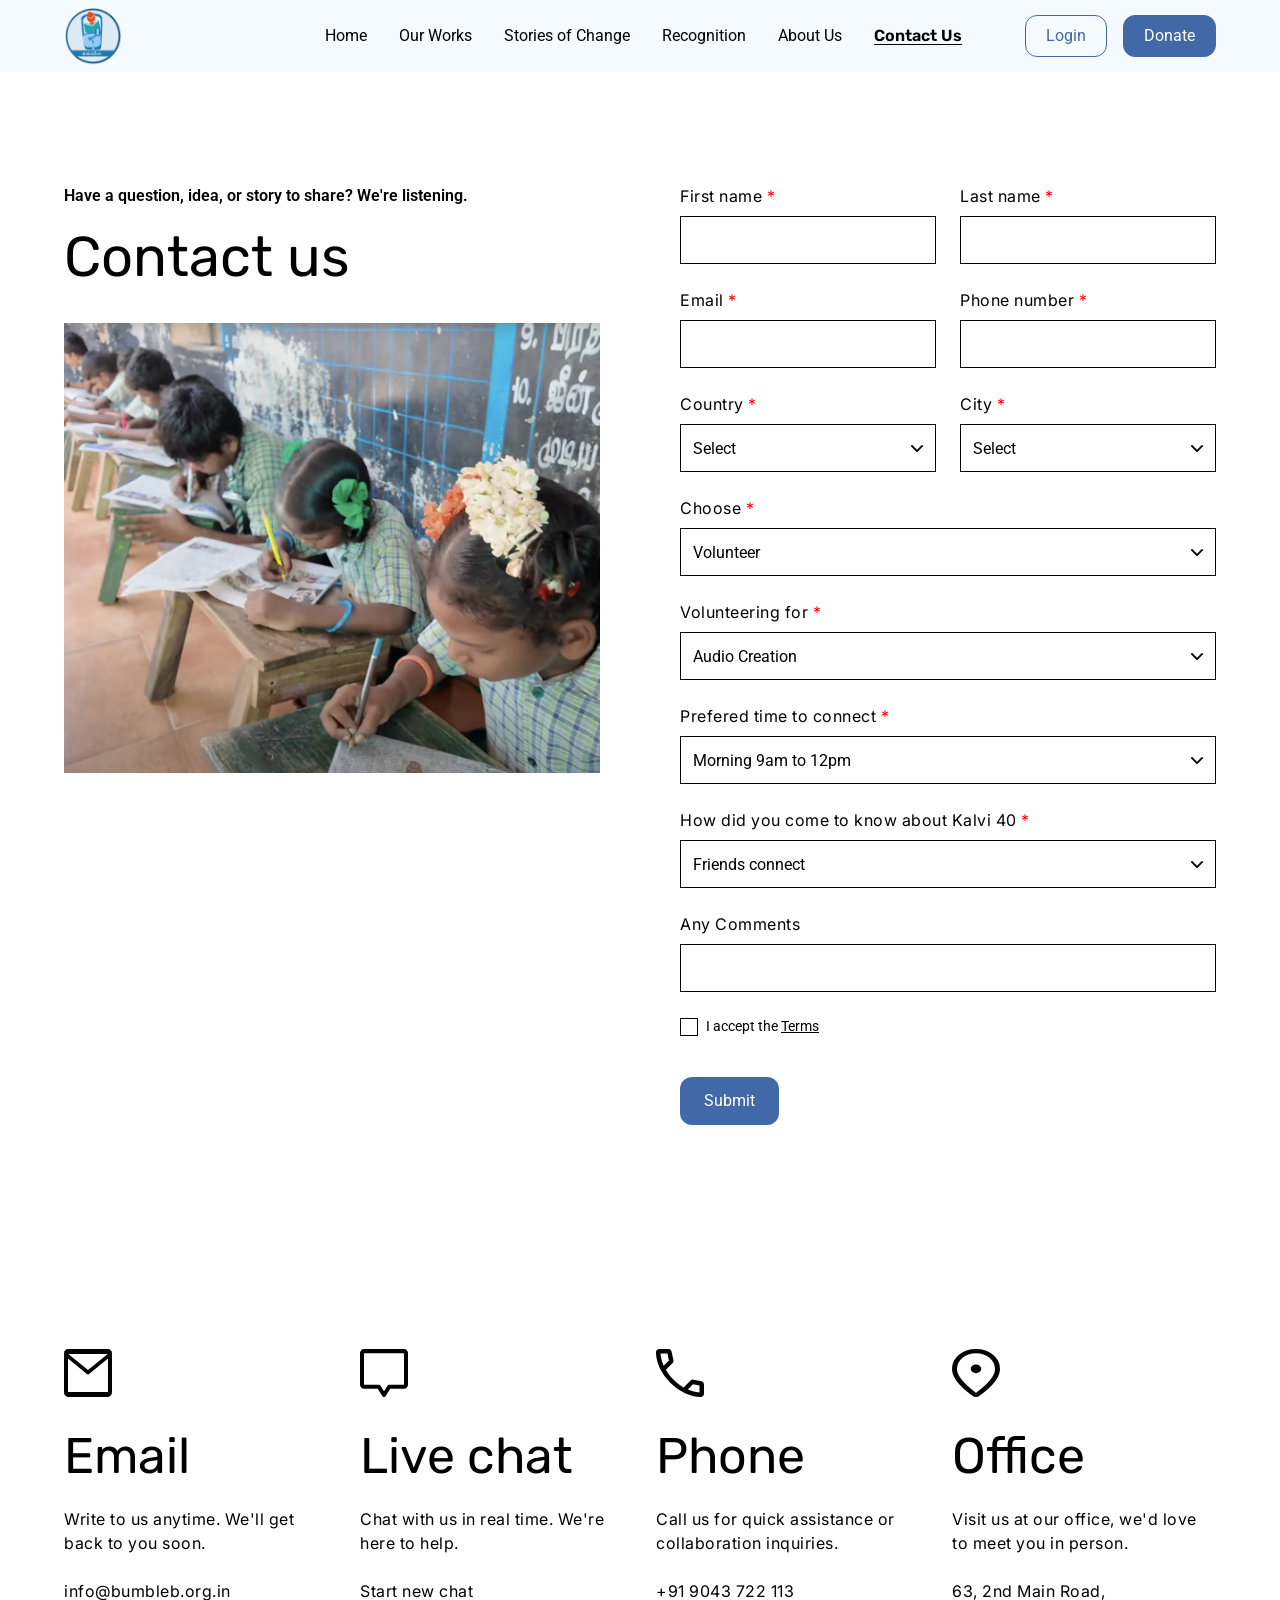
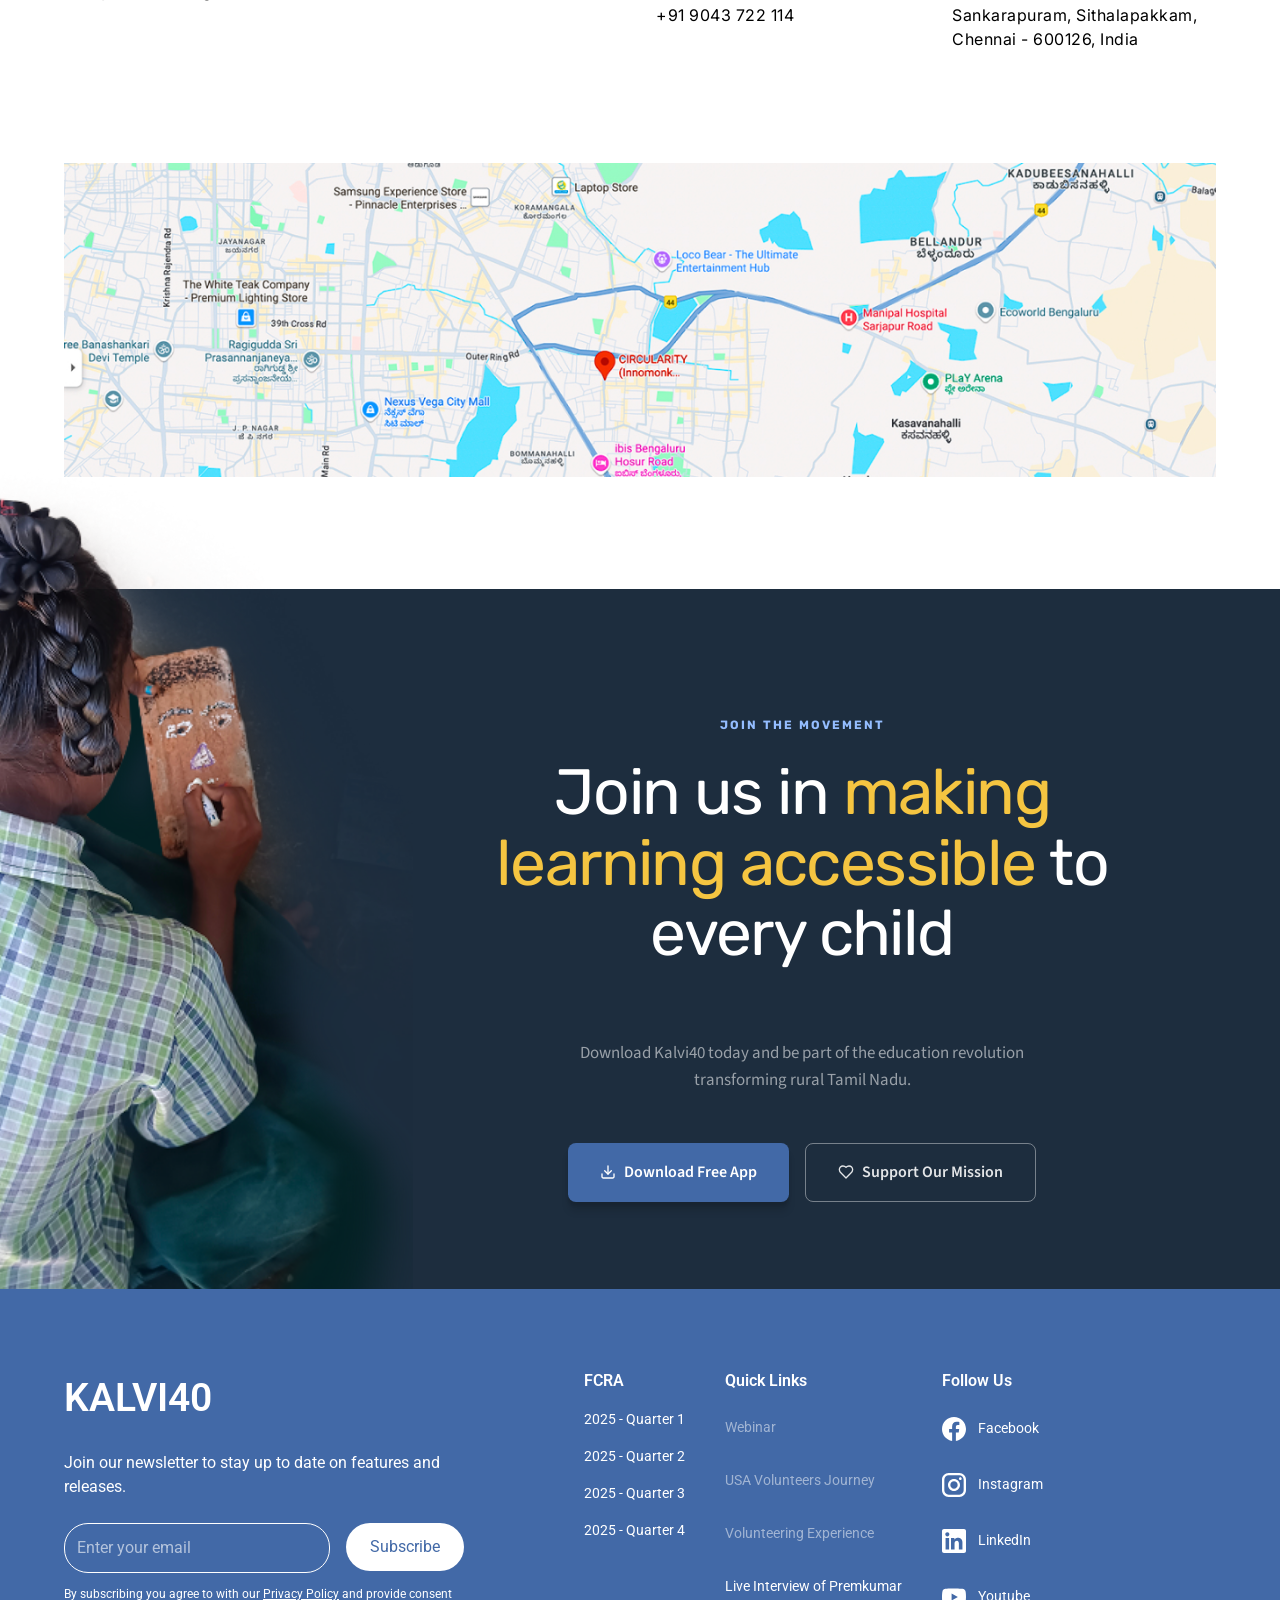
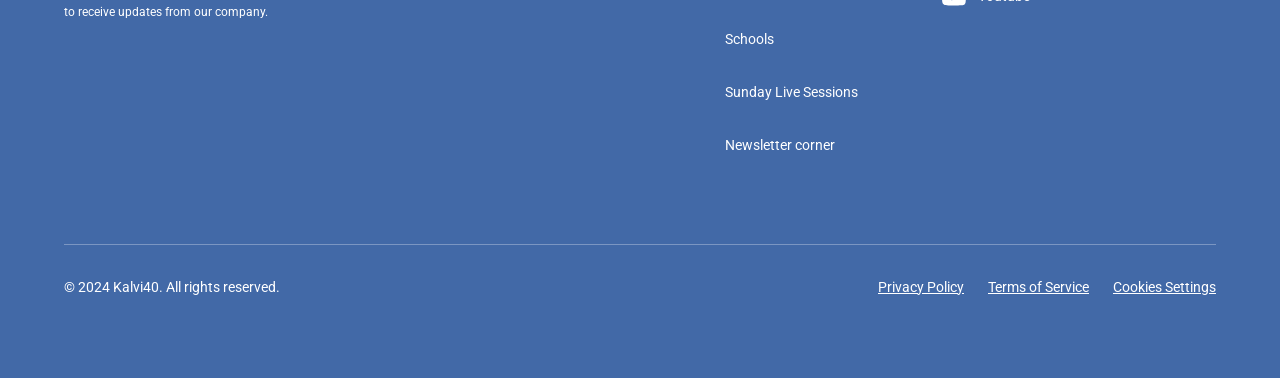
<file: contact.html>
<!DOCTYPE html>
<html lang="en">
<head>
  <meta charset="UTF-8">
  <meta name="viewport" content="width=device-width, initial-scale=1.0">
  <title>Kalvi40 — Contact Us</title>
  <link rel="icon" type="image/x-icon" href="favicon.ico">
  <link rel="preconnect" href="https://fonts.googleapis.com">
  <link rel="preconnect" href="https://fonts.gstatic.com" crossorigin>
  <link href="https://fonts.googleapis.com/css2?family=DM+Sans:ital,opsz,wght@0,9..40,400;0,9..40,500;0,9..40,600;0,9..40,700;1,9..40,400&family=Inter:wght@400;500;600;700&family=Lora:ital,wght@0,400;0,500;0,600;0,700;1,700&family=Noto+Sans:wght@300;400;500;600;700&family=Oswald:wght@400;500;600;700&family=Roboto:wght@300;400;500;700&family=Rubik:wght@300;400;500;600;700&family=Source+Sans+3:wght@300;400;500;600;700&display=swap" rel="stylesheet">
  <link rel="stylesheet" href="styles.css">
</head>
<body>

  <!-- Section 1: Navbar -->
  <nav class="navbar" id="navbar">
    <div class="navbar__header">
      <div class="navbar__container">
        <div class="navbar__content">
          <a href="index.html" class="navbar__logo">
            <img src="assets/logo.png" alt="Kalvi40" width="59" height="59">
          </a>
          <div class="navbar__links">
            <a href="index.html" class="navbar__link">Home</a>
            <a href="our-works.html" class="navbar__link">Our Works</a>
            <a href="stories.html" class="navbar__link">Stories of Change</a>
            <a href="recognition.html" class="navbar__link">Recognition</a>
            <a href="about.html" class="navbar__link">About Us</a>
            <a href="contact.html" class="navbar__link navbar__link--active">Contact Us</a>
          </div>
        </div>
        <div class="navbar__actions">
          <a href="#" class="navbar__btn navbar__btn--outline">Login</a>
          <a href="#" class="navbar__btn navbar__btn--filled">Donate</a>
          <button class="navbar__hamburger" aria-label="Open menu">
            <img src="assets/icon-hamburger.svg" alt="" width="24" height="24">
          </button>
        </div>
      </div>
    </div>
    <div class="navbar__mobile-menu">
      <a href="index.html" class="navbar__mobile-link">Home</a>
      <a href="our-works.html" class="navbar__mobile-link">Our Works</a>
      <a href="stories.html" class="navbar__mobile-link">Stories of Change</a>
      <a href="recognition.html" class="navbar__mobile-link">Recognition</a>
      <a href="about.html" class="navbar__mobile-link">About Us</a>
      <a href="contact.html" class="navbar__mobile-link navbar__mobile-link--active">Contact Us</a>
    </div>
  </nav>

  <!-- Section 2: Contact Form -->
  <section class="contactform" id="contactform">
    <div class="contactform__container">
      <div class="contactform__left">
        <div class="contactform__titles">
          <p class="contactform__tagline">Have a question, idea, or story to share? We're listening.</p>
          <h2 class="contactform__heading">Contact us</h2>
        </div>
        <div class="contactform__image">
          <img src="assets/contact-form-img.jpg" alt="Students learning" class="contactform__img">
        </div>
      </div>
      <form class="contactform__form" onsubmit="return false;">
        <div class="contactform__row">
          <div class="contactform__field">
            <label class="contactform__label">First name <span class="contactform__req">*</span></label>
            <input type="text" class="contactform__input">
          </div>
          <div class="contactform__field">
            <label class="contactform__label">Last name <span class="contactform__req">*</span></label>
            <input type="text" class="contactform__input">
          </div>
        </div>
        <div class="contactform__row">
          <div class="contactform__field">
            <label class="contactform__label">Email <span class="contactform__req">*</span></label>
            <input type="email" class="contactform__input">
          </div>
          <div class="contactform__field">
            <label class="contactform__label">Phone number <span class="contactform__req">*</span></label>
            <input type="tel" class="contactform__input">
          </div>
        </div>
        <div class="contactform__row">
          <div class="contactform__field">
            <label class="contactform__label">Country <span class="contactform__req">*</span></label>
            <div class="contactform__select-wrap">
              <select class="contactform__select">
                <option value="">Select</option>
                <option value="india">India</option>
              </select>
            </div>
          </div>
          <div class="contactform__field">
            <label class="contactform__label">City <span class="contactform__req">*</span></label>
            <div class="contactform__select-wrap">
              <select class="contactform__select">
                <option value="">Select</option>
                <option value="chennai">Chennai</option>
              </select>
            </div>
          </div>
        </div>
        <div class="contactform__field">
          <label class="contactform__label">Choose <span class="contactform__req">*</span></label>
          <div class="contactform__select-wrap">
            <select class="contactform__select">
              <option value="volunteer">Volunteer</option>
            </select>
          </div>
        </div>
        <div class="contactform__field">
          <label class="contactform__label">Volunteering for <span class="contactform__req">*</span></label>
          <div class="contactform__select-wrap">
            <select class="contactform__select">
              <option value="audio">Audio Creation</option>
            </select>
          </div>
        </div>
        <div class="contactform__field">
          <label class="contactform__label">Prefered time to connect <span class="contactform__req">*</span></label>
          <div class="contactform__select-wrap">
            <select class="contactform__select">
              <option value="morning">Morning 9am to 12pm</option>
            </select>
          </div>
        </div>
        <div class="contactform__field">
          <label class="contactform__label">How did you come to know about Kalvi 40 <span class="contactform__req">*</span></label>
          <div class="contactform__select-wrap">
            <select class="contactform__select">
              <option value="friends">Friends connect</option>
            </select>
          </div>
        </div>
        <div class="contactform__field">
          <label class="contactform__label">Any Comments</label>
          <input type="text" class="contactform__input">
        </div>
        <label class="contactform__checkbox">
          <input type="checkbox" class="contactform__check">
          <span class="contactform__check-text">I accept the <u>Terms</u></span>
        </label>
        <div class="contactform__actions">
          <button type="submit" class="contactform__submit">Submit</button>
        </div>
      </form>
    </div>
  </section>

  <!-- Section 3: Contact Info -->
  <section class="contactinfo" id="contactinfo">
    <div class="contactinfo__container">
      <div class="contactinfo__row">
        <div class="contactinfo__col">
          <div class="contactinfo__icon">
            <img src="assets/icon-mail.svg" alt="" class="contactinfo__icon-img">
          </div>
          <div class="contactinfo__body">
            <div class="contactinfo__top">
              <h3 class="contactinfo__heading">Email</h3>
              <p class="contactinfo__desc">Write to us anytime. We'll get back to you soon.</p>
            </div>
            <p class="contactinfo__detail">info@bumbleb.org.in</p>
          </div>
        </div>
        <div class="contactinfo__col">
          <div class="contactinfo__icon">
            <img src="assets/icon-tooltip.svg" alt="" class="contactinfo__icon-img">
          </div>
          <div class="contactinfo__body">
            <div class="contactinfo__top">
              <h3 class="contactinfo__heading">Live chat</h3>
              <p class="contactinfo__desc">Chat with us in real time. We're here to help.</p>
            </div>
            <p class="contactinfo__detail">Start new chat</p>
          </div>
        </div>
        <div class="contactinfo__col">
          <div class="contactinfo__icon">
            <img src="assets/icon-call.svg" alt="" class="contactinfo__icon-img">
          </div>
          <div class="contactinfo__body">
            <div class="contactinfo__top">
              <h3 class="contactinfo__heading">Phone</h3>
              <p class="contactinfo__desc">Call us for quick assistance or collaboration inquiries.</p>
            </div>
            <div class="contactinfo__detail">
              <p>+91 9043 722 113</p>
              <p>+91 9043 722 114</p>
            </div>
          </div>
        </div>
        <div class="contactinfo__col">
          <div class="contactinfo__icon">
            <img src="assets/icon-location.svg" alt="" class="contactinfo__icon-img">
          </div>
          <div class="contactinfo__body">
            <div class="contactinfo__top">
              <h3 class="contactinfo__heading">Office</h3>
              <p class="contactinfo__desc">Visit us at our office, we'd love to meet you in person.</p>
            </div>
            <p class="contactinfo__detail">63, 2nd Main Road, Sankarapuram, Sithalapakkam, Chennai - 600126, India</p>
          </div>
        </div>
      </div>
    </div>
    <div class="contactinfo__map-wrap">
      <img src="assets/contact-map.jpg" alt="Office location map" class="contactinfo__map">
    </div>
  </section>

  <!-- Section 4: Final CTA -->
  <section class="cta" id="contactcta" aria-label="Join the Movement">
    <div class="cta__student">
      <img src="assets/cta-student.png" alt="Student">
    </div>
    <div class="cta__container">
      <div class="cta__text">
        <p class="cta__eyebrow">Join the Movement</p>
        <h2 class="cta__heading">Join us in <span>making learning accessible</span> to every child</h2>
      </div>
      <div class="cta__bottom">
        <p class="cta__subtitle">Download Kalvi40 today and be part of the education revolution transforming rural Tamil Nadu.</p>
        <div class="cta__buttons">
          <a href="https://play.google.com/store/apps/details?id=com.kalvi40.android" target="_blank" class="cta__btn cta__btn--primary">
            <img src="assets/cta-download-icon.svg" alt="" class="cta__btn-icon">
            Download Free App
          </a>
          <a href="contact.html" class="cta__btn cta__btn--outline">
            <img src="assets/cta-heart-icon.svg" alt="" class="cta__btn-icon">
            Support Our Mission
          </a>
        </div>
      </div>
    </div>
  </section>

  <!-- Footer -->
  <footer class="footer" id="footer">
    <div class="footer__container">
      <div class="footer__content">
        <div class="footer__newsletter">
          <p class="footer__brand">KALVI40</p>
          <p class="footer__newsletter-text">Join our newsletter to stay up to date on features and releases.</p>
          <div class="footer__actions">
            <div class="footer__form">
              <input type="email" class="footer__input" placeholder="Enter your email">
              <button class="footer__subscribe">Subscribe</button>
            </div>
            <p class="footer__privacy">By subscribing you agree to with our <a href="#">Privacy Policy</a> and provide consent to receive updates from our company.</p>
          </div>
        </div>
        <div class="footer__links">
          <div class="footer__column">
            <h4 class="footer__column-title">FCRA</h4>
            <a href="#" class="footer__link footer__link--no-pad">2025 - Quarter 1</a>
            <a href="#" class="footer__link footer__link--no-pad">2025 - Quarter 2</a>
            <a href="#" class="footer__link footer__link--no-pad">2025 - Quarter 3</a>
            <a href="#" class="footer__link footer__link--no-pad">2025 - Quarter 4</a>
          </div>
          <div class="footer__column">
            <h4 class="footer__column-title">Quick Links</h4>
            <span class="footer__link footer__link--disabled">Webinar</span>
            <span class="footer__link footer__link--disabled">USA Volunteers Journey</span>
            <span class="footer__link footer__link--disabled">Volunteering Experience</span>
            <a href="#" class="footer__link">Live Interview of Premkumar</a>
            <a href="#" class="footer__link">Schools</a>
            <a href="#" class="footer__link">Sunday Live Sessions</a>
            <a href="#" class="footer__link">Newsletter corner</a>
          </div>
          <div class="footer__column footer__column--grow">
            <h4 class="footer__column-title">Follow Us</h4>
            <a href="#" class="footer__social-link">
              <img src="assets/social-facebook.svg" alt="" class="footer__social-icon">
              Facebook
            </a>
            <a href="#" class="footer__social-link">
              <img src="assets/social-instagram.svg" alt="" class="footer__social-icon">
              Instagram
            </a>
            <a href="#" class="footer__social-link">
              <img src="assets/social-linkedin.svg" alt="" class="footer__social-icon">
              LinkedIn
            </a>
            <a href="#" class="footer__social-link">
              <img src="assets/social-youtube.svg" alt="" class="footer__social-icon">
              Youtube
            </a>
          </div>
        </div>
      </div>
      <div class="footer__credits">
        <div class="footer__divider"></div>
        <div class="footer__bottom">
          <p>&copy; 2024 Kalvi40. All rights reserved.</p>
          <div class="footer__bottom-links">
            <a href="#">Privacy Policy</a>
            <a href="#">Terms of Service</a>
            <a href="#">Cookies Settings</a>
          </div>
        </div>
      </div>
    </div>
  </footer>

  <script>
    (function() {
      var btn = document.querySelector('.navbar__hamburger');
      var menu = document.querySelector('.navbar__mobile-menu');
      if (btn && menu) {
        btn.addEventListener('click', function() {
          menu.classList.toggle('navbar__mobile-menu--open');
        });
      }
    })();
  </script>

</body>
</html>
</file>
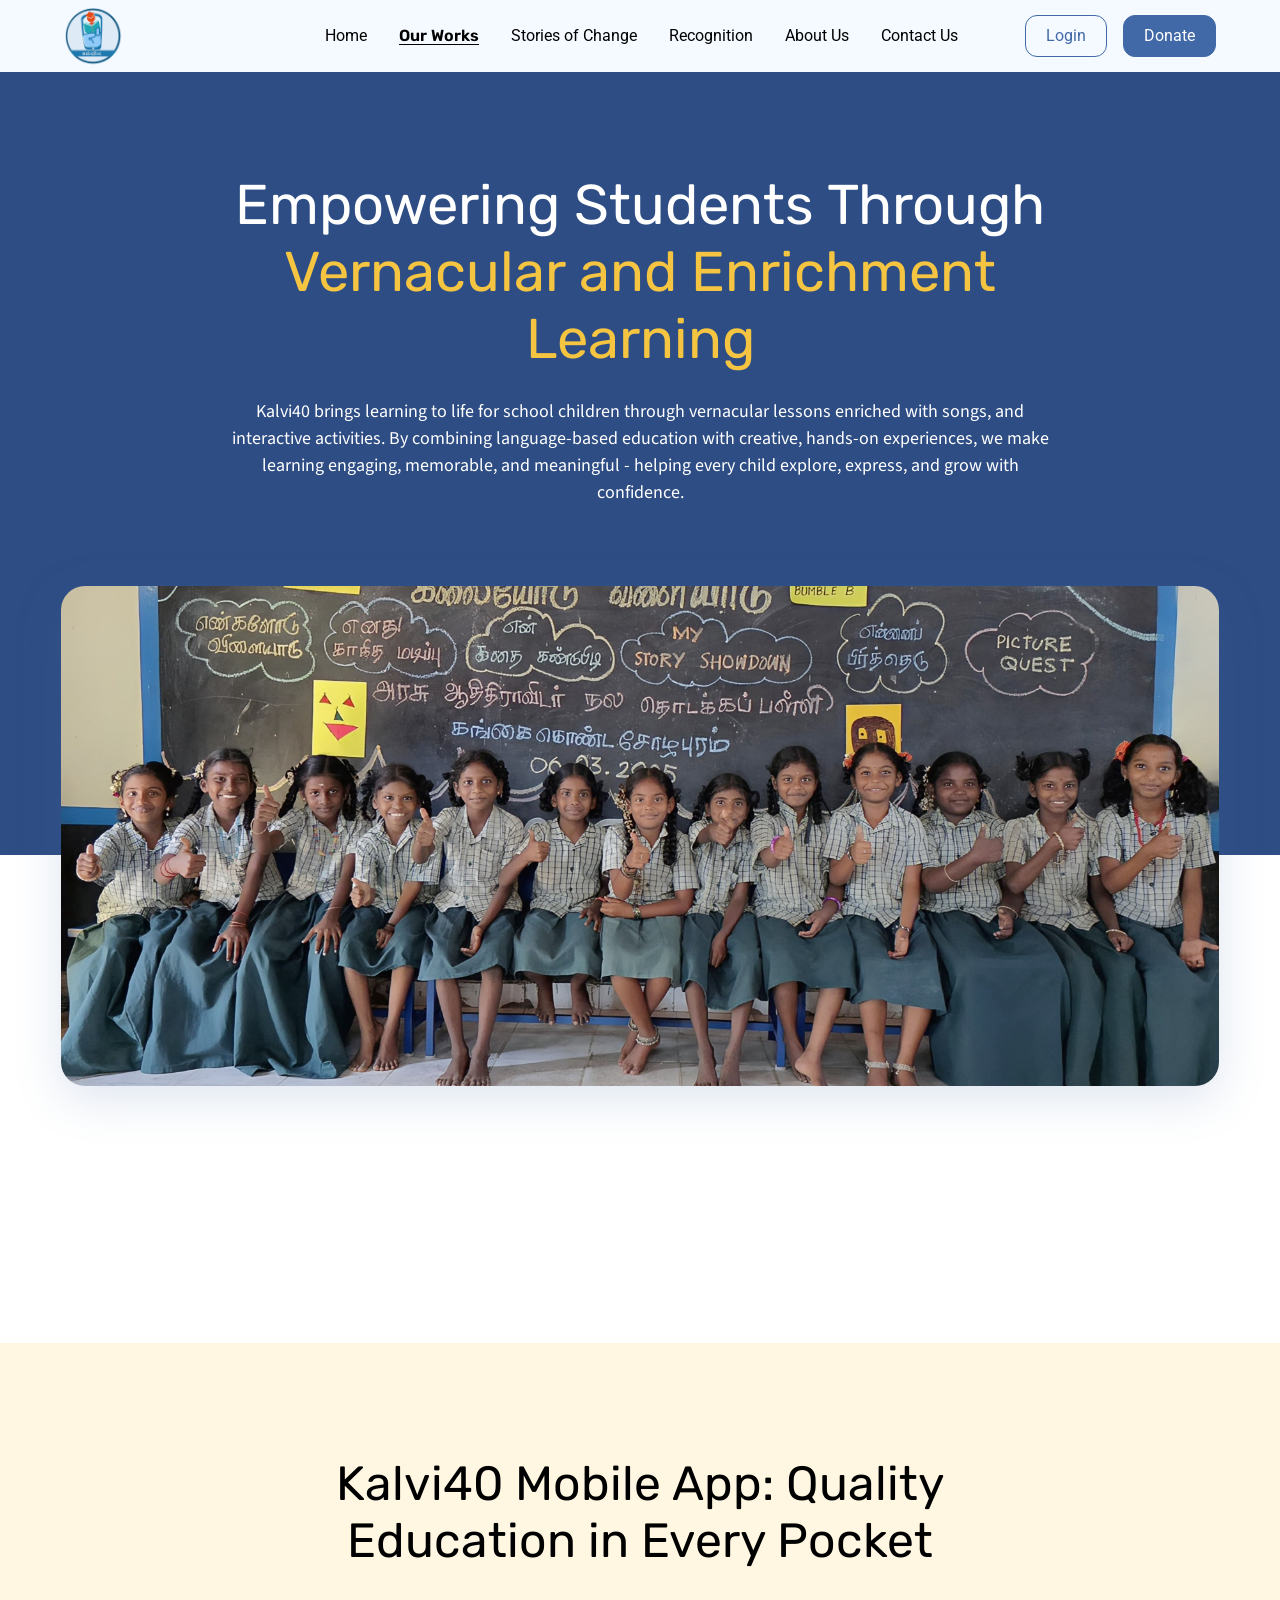
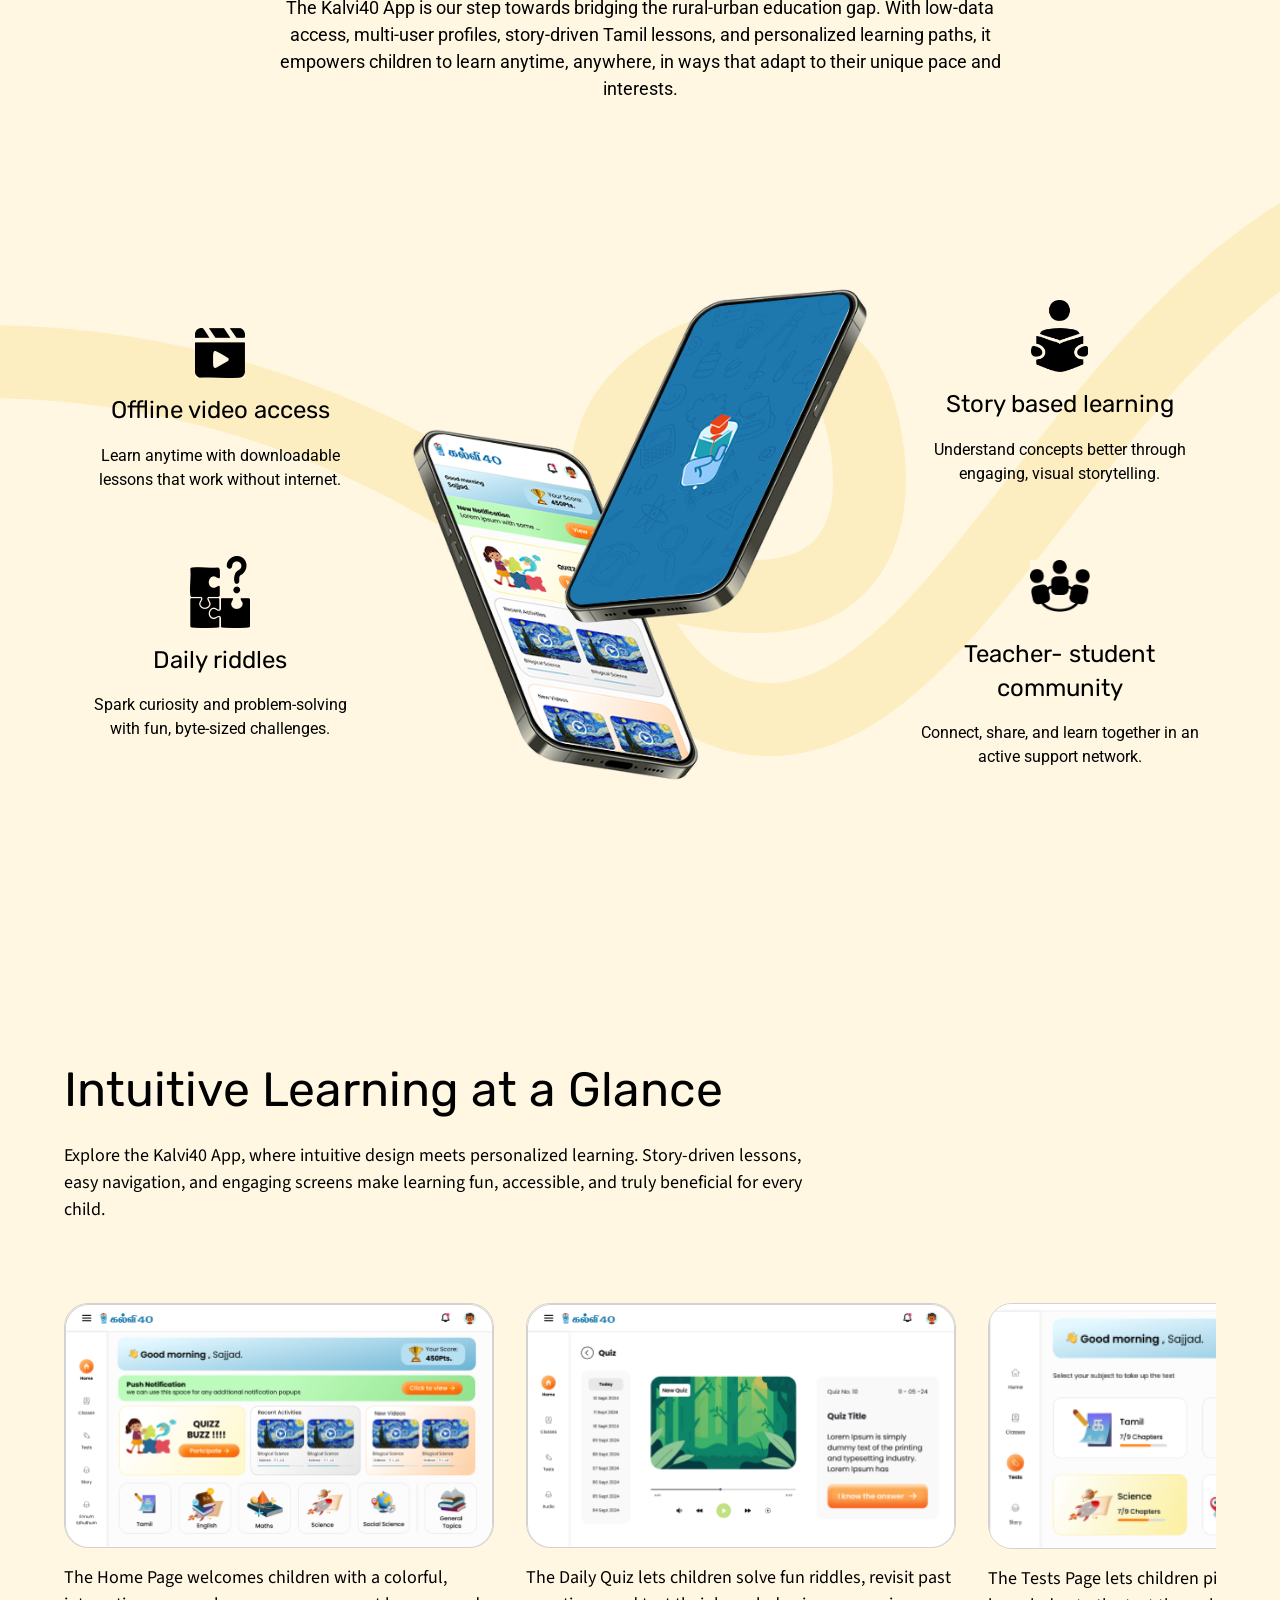
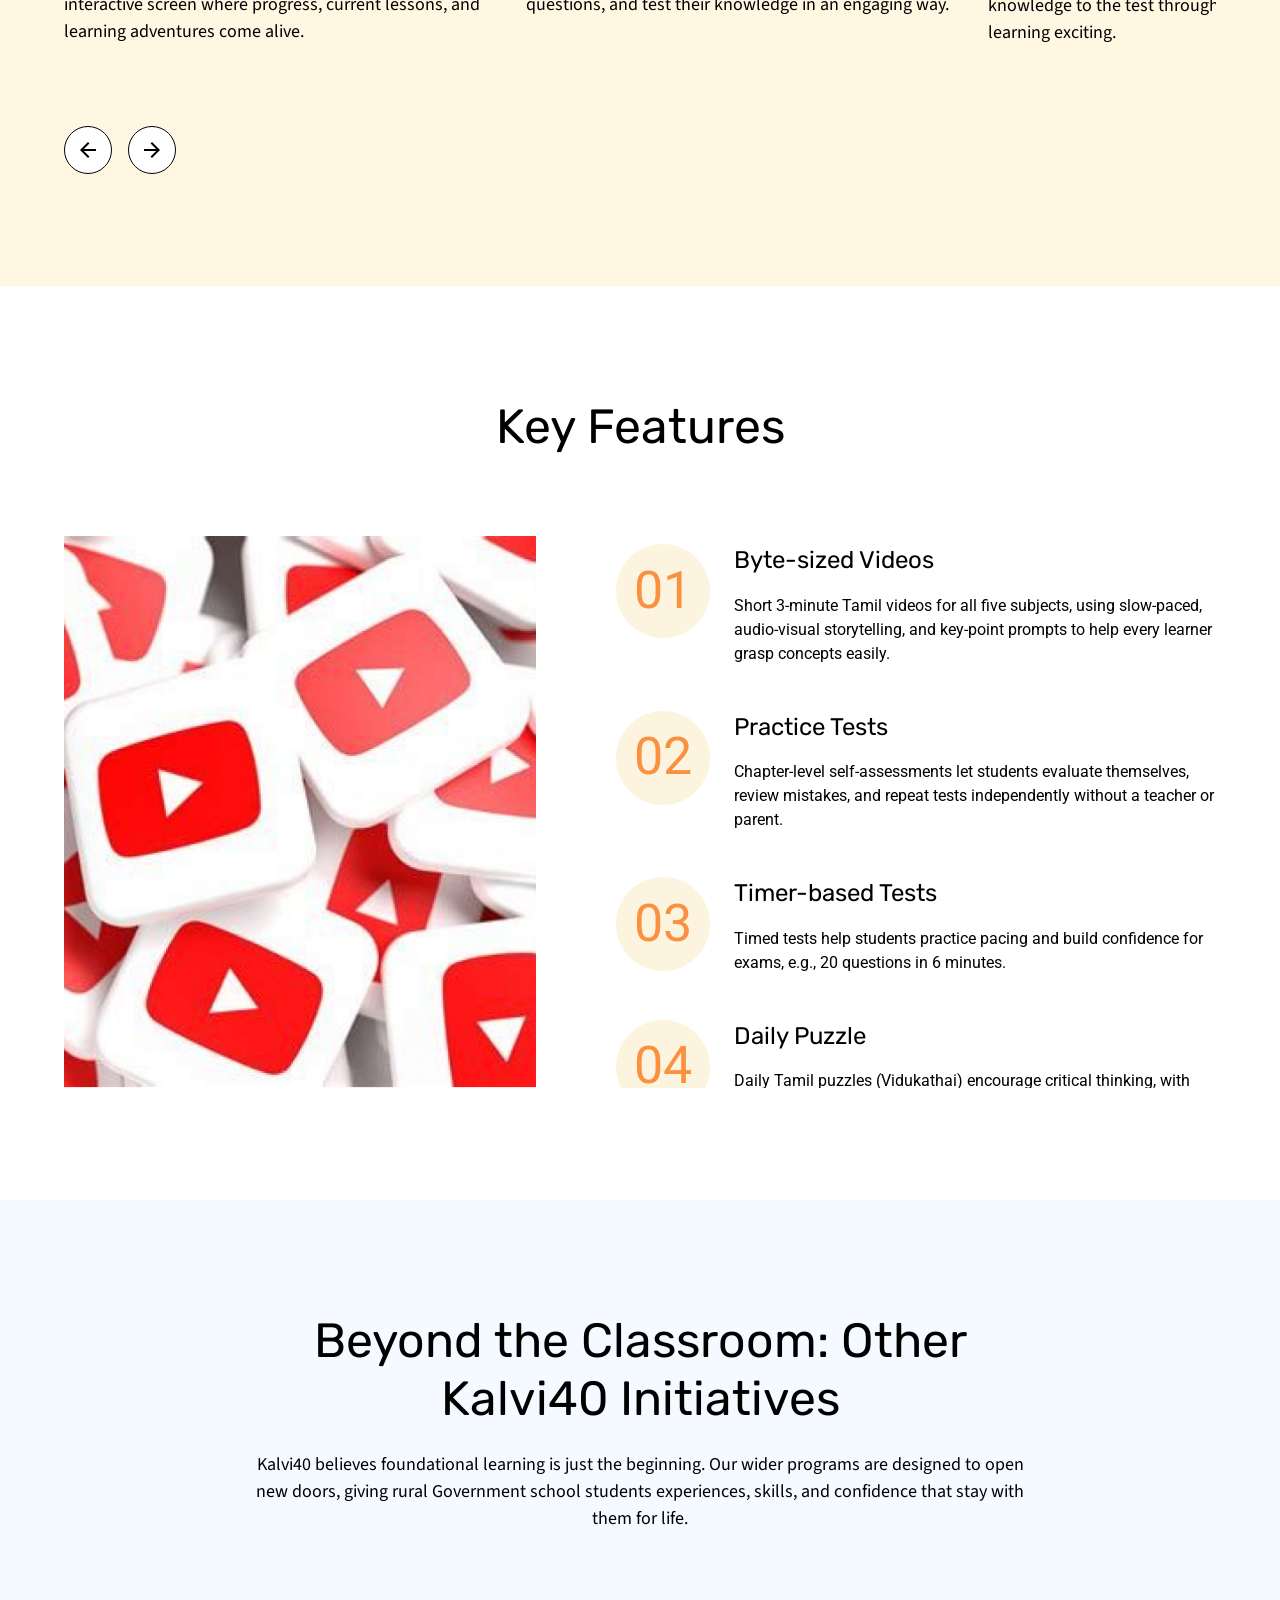
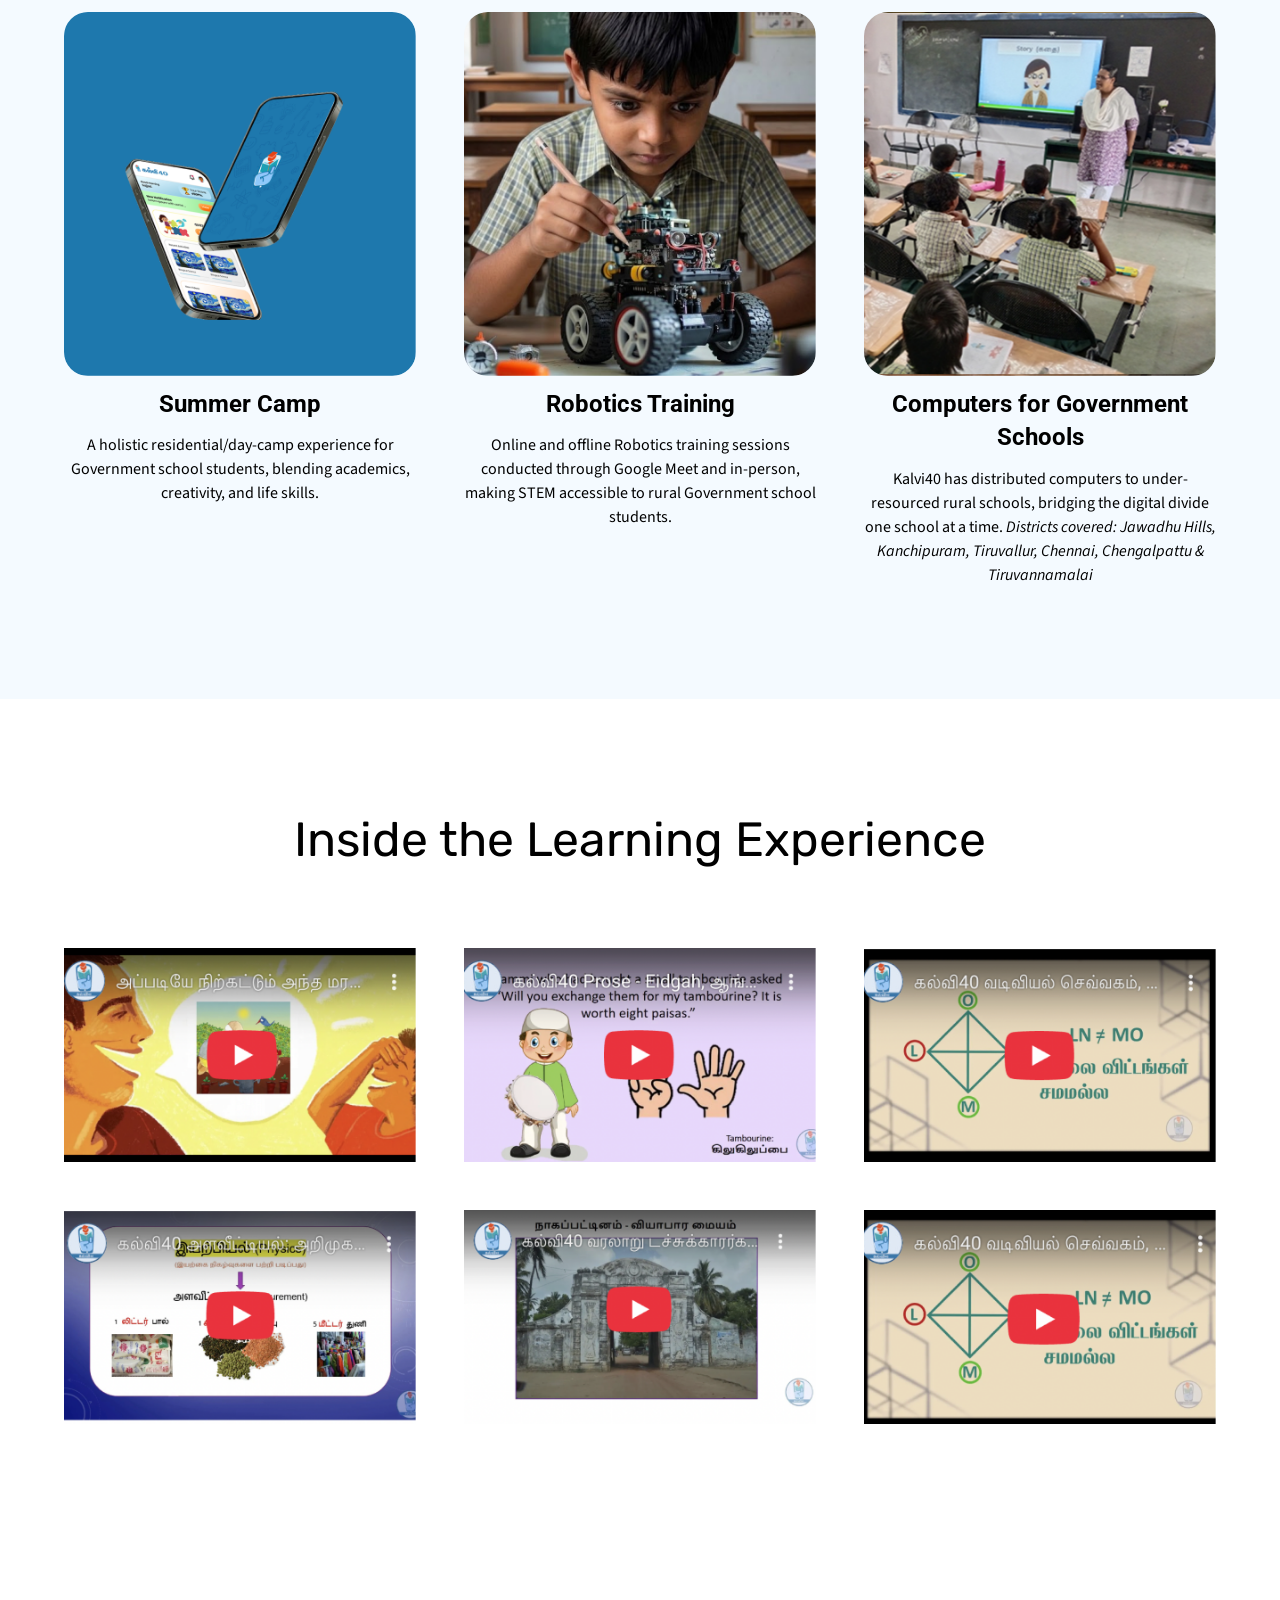
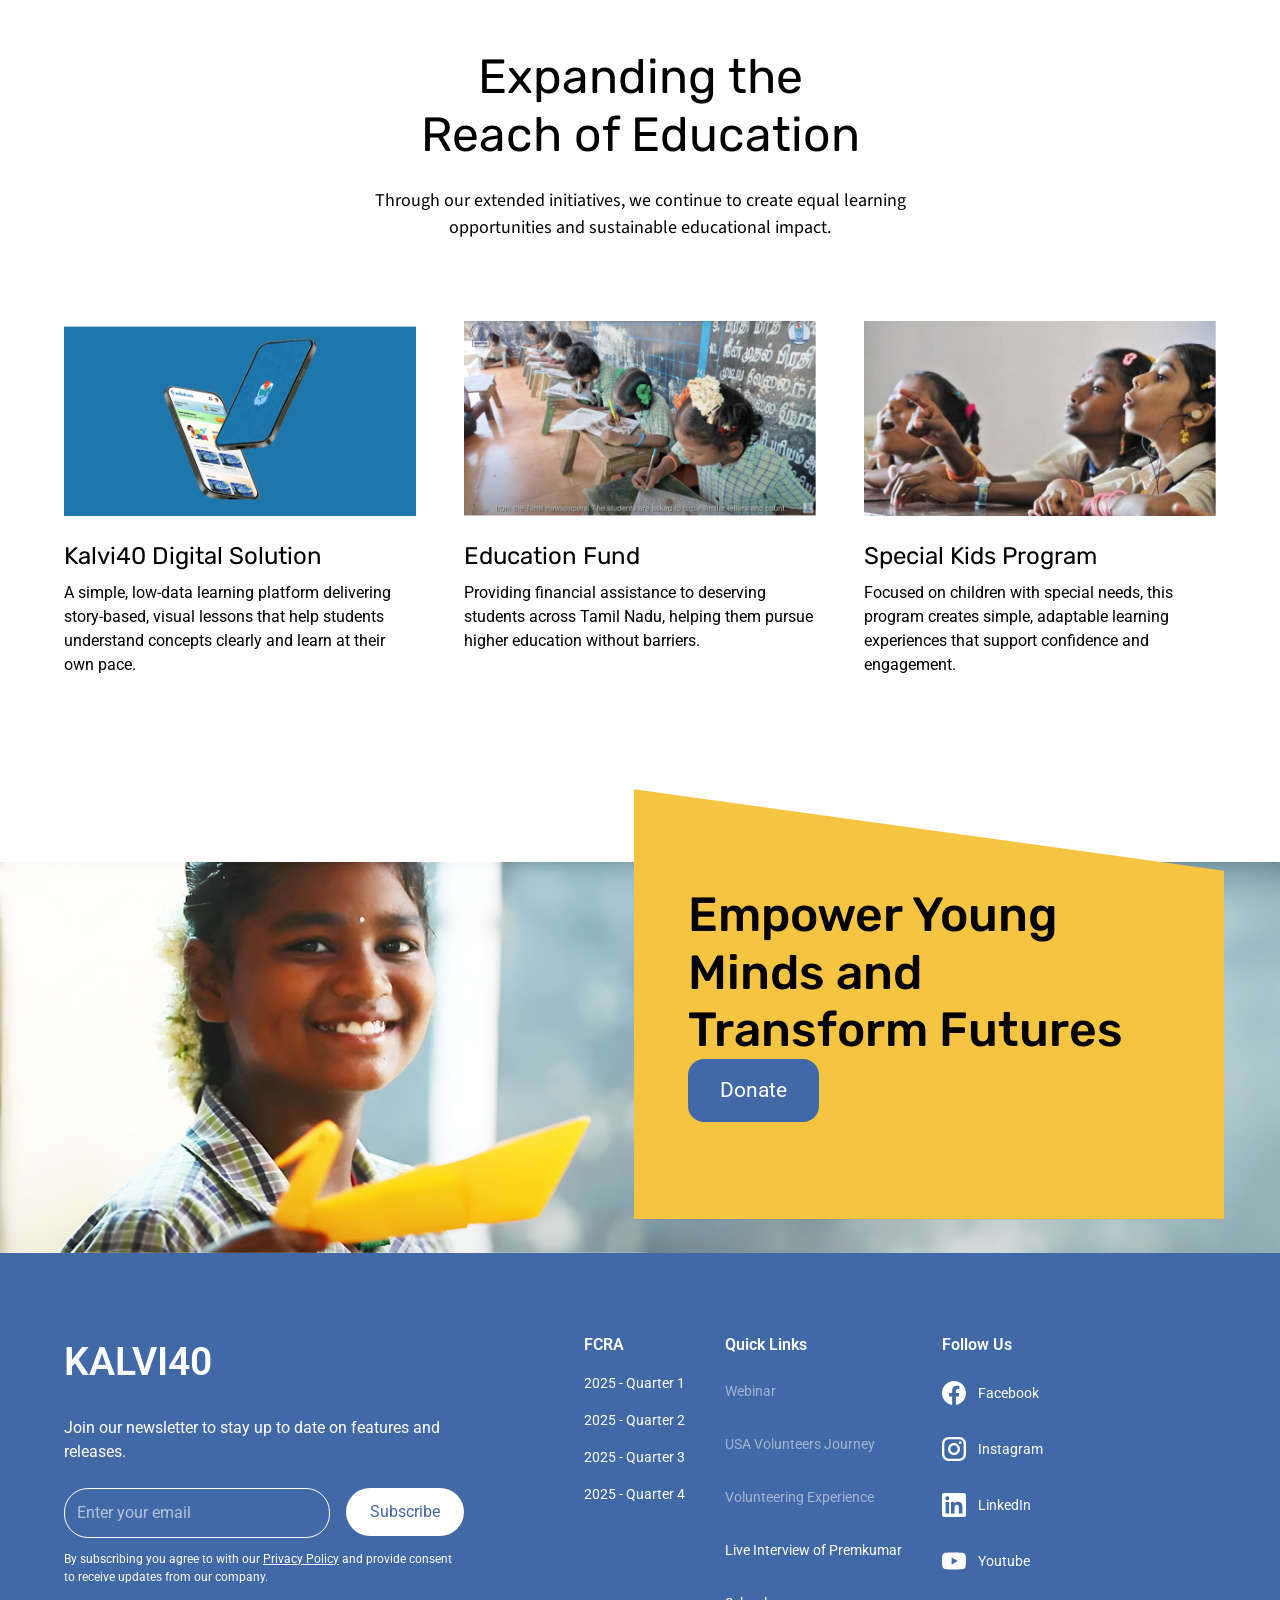
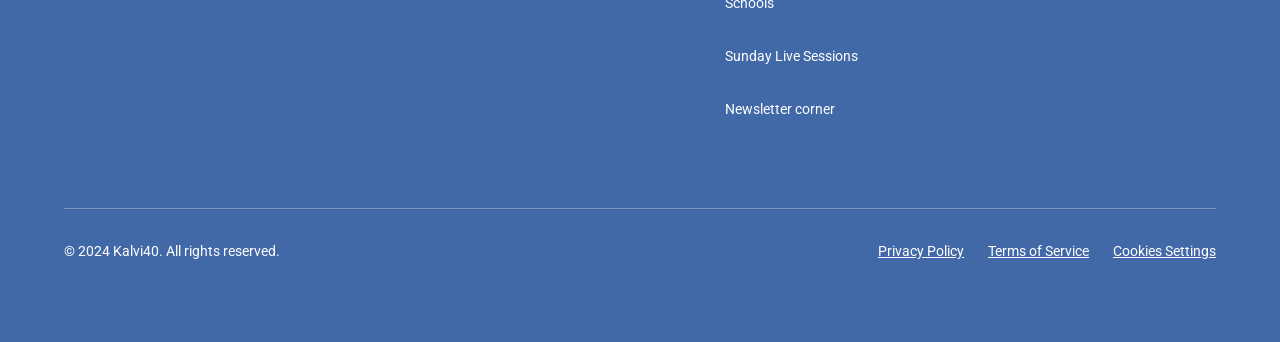
<file: our-works.html>
<!DOCTYPE html>
<html lang="en">
<head>
  <meta charset="UTF-8">
  <meta name="viewport" content="width=device-width, initial-scale=1.0">
  <title>Our Works — Kalvi40</title>
  <link rel="icon" type="image/x-icon" href="favicon.ico">
  <link rel="preconnect" href="https://fonts.googleapis.com">
  <link rel="preconnect" href="https://fonts.gstatic.com" crossorigin>
  <link href="https://fonts.googleapis.com/css2?family=DM+Sans:ital,opsz,wght@0,9..40,400;0,9..40,500;0,9..40,600;0,9..40,700;1,9..40,400&family=Lora:ital,wght@0,400;0,500;0,600;0,700;1,700&family=Noto+Sans:wght@300;400;500;600;700&family=Oswald:wght@400;500;600;700&family=Roboto:wght@300;400;500;700&family=Rubik:wght@300;400;500;600;700&family=Source+Sans+3:wght@300;400;500;600;700&display=swap" rel="stylesheet">
  <link rel="stylesheet" href="styles.css">
</head>
<body>

  <!-- Section 1: Navbar (reused, active = Our Works) -->
  <nav class="navbar" id="navbar">
    <div class="navbar__header">
      <div class="navbar__container">
        <div class="navbar__content">
          <a href="index.html" class="navbar__logo">
            <img src="assets/logo.png" alt="Kalvi40" width="59" height="59">
          </a>
          <div class="navbar__links">
            <a href="index.html" class="navbar__link">Home</a>
            <a href="our-works.html" class="navbar__link navbar__link--active">Our Works</a>
            <a href="stories.html" class="navbar__link">Stories of Change</a>
            <a href="recognition.html" class="navbar__link">Recognition</a>
            <a href="about.html" class="navbar__link">About Us</a>
            <a href="contact.html" class="navbar__link">Contact Us</a>
          </div>
        </div>
        <div class="navbar__actions">
          <a href="#" class="navbar__btn navbar__btn--outline">Login</a>
          <a href="#" class="navbar__btn navbar__btn--filled">Donate</a>
          <button class="navbar__hamburger" aria-label="Open menu">
            <img src="assets/icon-hamburger.svg" alt="" width="24" height="24">
          </button>
        </div>
      </div>
    </div>
    <div class="navbar__mobile-menu">
      <a href="index.html" class="navbar__mobile-link">Home</a>
      <a href="our-works.html" class="navbar__mobile-link navbar__mobile-link--active">Our Works</a>
      <a href="stories.html" class="navbar__mobile-link">Stories of Change</a>
      <a href="recognition.html" class="navbar__mobile-link">Recognition</a>
      <a href="about.html" class="navbar__mobile-link">About Us</a>
      <a href="contact.html" class="navbar__mobile-link">Contact Us</a>
    </div>
  </nav>

  <!-- Section 2: Hero -->
  <section class="workshero" id="workshero">
    <div class="workshero__bg">
      <div class="workshero__container">
        <h1 class="workshero__heading">Empowering Students Through <span class="workshero__heading--gold">Vernacular and Enrichment Learning</span></h1>
        <p class="workshero__subtitle">Kalvi40 brings learning to life for school children through vernacular lessons enriched with songs, and interactive activities. By combining language-based education with creative, hands-on experiences, we make learning engaging, memorable, and meaningful - helping every child explore, express, and grow with confidence.</p>
      </div>
    </div>
    <div class="workshero__image-wrap">
      <img src="assets/works-hero.jpg" alt="Students in a Kalvi40 classroom" class="workshero__image">
    </div>
  </section>

  <!-- Section 3: Mobile App -->
  <section class="worksapp" id="worksapp">
    <img src="assets/works-deco-shape.svg" alt="" class="worksapp__deco">
    <div class="worksapp__container">
      <div class="worksapp__title-block">
        <h2 class="worksapp__heading">Kalvi40 Mobile App: Quality Education in Every Pocket</h2>
        <p class="worksapp__text">The Kalvi40 App is our step towards bridging the rural-urban education gap. With low-data access, multi-user profiles, story-driven Tamil lessons, and personalized learning paths, it empowers children to learn anytime, anywhere, in ways that adapt to their unique pace and interests.</p>
      </div>
      <div class="worksapp__row">
        <div class="worksapp__col">
          <div class="worksapp__feature">
            <img src="assets/works-icon-offline.png" alt="" class="worksapp__icon worksapp__icon--sm">
            <h3 class="worksapp__feature-title">Offline video access</h3>
            <p class="worksapp__feature-text">Learn anytime with downloadable lessons that work without internet.</p>
          </div>
          <div class="worksapp__feature">
            <img src="assets/works-icon-riddles.png" alt="" class="worksapp__icon worksapp__icon--md">
            <h3 class="worksapp__feature-title">Daily riddles</h3>
            <p class="worksapp__feature-text">Spark curiosity and problem-solving with fun, byte-sized challenges.</p>
          </div>
        </div>
        <div class="worksapp__phone">
          <img src="assets/works-phone-mockup.png" alt="Kalvi40 mobile app" class="worksapp__phone-img">
        </div>
        <div class="worksapp__col">
          <div class="worksapp__feature">
            <img src="assets/works-icon-story.png" alt="" class="worksapp__icon worksapp__icon--md">
            <h3 class="worksapp__feature-title">Story based learning</h3>
            <p class="worksapp__feature-text">Understand concepts better through engaging, visual storytelling.</p>
          </div>
          <div class="worksapp__feature">
            <img src="assets/works-icon-community.png" alt="" class="worksapp__icon worksapp__icon--md">
            <h3 class="worksapp__feature-title">Teacher- student community</h3>
            <p class="worksapp__feature-text">Connect, share, and learn together in an active support network.</p>
          </div>
        </div>
      </div>
    </div>
  </section>

  <!-- Section 4: Intuitive Learning at a Glance -->
  <section class="worksgallery" id="worksgallery">
    <div class="worksgallery__container">
      <div class="worksgallery__title-block">
        <h2 class="worksgallery__heading">Intuitive Learning at a Glance</h2>
        <p class="worksgallery__text">Explore the Kalvi40 App, where intuitive design meets personalized learning. Story-driven lessons, easy navigation, and engaging screens make learning fun, accessible, and truly beneficial for every child.</p>
      </div>
      <div class="worksgallery__scroll">
        <div class="worksgallery__card">
          <div class="worksgallery__card-img worksgallery__card-img--home">
            <img src="assets/works-gallery-home.png" alt="Home screen" class="worksgallery__card-photo">
          </div>
          <p class="worksgallery__card-caption worksgallery__card-caption--ss3">The Home Page welcomes children with a colorful, interactive screen where progress, current lessons, and learning adventures come alive.</p>
        </div>
        <div class="worksgallery__card">
          <div class="worksgallery__card-img worksgallery__card-img--quiz">
            <img src="assets/works-gallery-quiz.png" alt="Quiz screen" class="worksgallery__card-photo">
          </div>
          <p class="worksgallery__card-caption worksgallery__card-caption--ss3">The Daily Quiz lets children solve fun riddles, revisit past questions, and test their knowledge in an engaging way.</p>
        </div>
        <div class="worksgallery__card">
          <div class="worksgallery__card-img worksgallery__card-img--test">
            <img src="assets/works-gallery-test.png" alt="Test screen" class="worksgallery__card-photo">
          </div>
          <p class="worksgallery__card-caption worksgallery__card-caption--ss3">The Tests Page lets children pick subjects and put their knowledge to the test through timed activities that make learning exciting.</p>
        </div>
        <div class="worksgallery__card">
          <div class="worksgallery__card-img worksgallery__card-img--subject">
            <img src="assets/works-gallery-subject.png" alt="Subject screen" class="worksgallery__card-photo">
          </div>
          <p class="worksgallery__card-caption">An engaging interface that makes learning simple, playful, and exciting.</p>
        </div>
        <div class="worksgallery__card">
          <div class="worksgallery__card-img worksgallery__card-img--profile">
            <img src="assets/works-gallery-profile.png" alt="Profile screen" class="worksgallery__card-photo">
          </div>
          <p class="worksgallery__card-caption">An engaging interface that makes learning simple, playful, and exciting.</p>
        </div>
        <div class="worksgallery__card">
          <div class="worksgallery__card-img worksgallery__card-img--leaderboard">
            <img src="assets/works-gallery-leaderboard.png" alt="Leaderboard screen" class="worksgallery__card-photo">
          </div>
          <p class="worksgallery__card-caption">An engaging interface that makes learning simple, playful, and exciting.</p>
        </div>
      </div>
      <div class="worksgallery__controls">
        <div class="worksgallery__arrows">
          <button class="worksgallery__arrow" aria-label="Previous">
            <svg width="24" height="24" viewBox="0 0 24 24" fill="none" xmlns="http://www.w3.org/2000/svg">
              <path d="M20 11H7.83L13.42 5.41L12 4L4 12L12 20L13.41 18.59L7.83 13H20V11Z" fill="black"/>
            </svg>
          </button>
          <button class="worksgallery__arrow" aria-label="Next">
            <svg width="24" height="24" viewBox="0 0 24 24" fill="none" xmlns="http://www.w3.org/2000/svg">
              <path d="M12 4L10.59 5.41L16.17 11H4V13H16.17L10.59 18.59L12 20L20 12L12 4Z" fill="black"/>
            </svg>
          </button>
        </div>
      </div>
    </div>
  </section>

  <!-- Section 5: Key Features -->
  <section class="worksfeatures" id="worksfeatures">
    <div class="worksfeatures__container">
      <h2 class="worksfeatures__heading">Key Features</h2>
      <div class="worksfeatures__row">
        <div class="worksfeatures__image-wrap">
          <img src="assets/works-features-image.png" alt="Kalvi40 app features" class="worksfeatures__image">
        </div>
        <div class="worksfeatures__list">
          <div class="worksfeatures__item">
            <div class="worksfeatures__num-circle">
              <span class="worksfeatures__num">01</span>
            </div>
            <div class="worksfeatures__item-content">
              <h3 class="worksfeatures__item-title">Byte-sized Videos</h3>
              <p class="worksfeatures__item-text">Short 3-minute Tamil videos for all five subjects, using slow-paced, audio-visual storytelling, and key-point prompts to help every learner grasp concepts easily.</p>
            </div>
          </div>
          <div class="worksfeatures__item">
            <div class="worksfeatures__num-circle">
              <span class="worksfeatures__num">02</span>
            </div>
            <div class="worksfeatures__item-content">
              <h3 class="worksfeatures__item-title">Practice Tests</h3>
              <p class="worksfeatures__item-text">Chapter-level self-assessments let students evaluate themselves, review mistakes, and repeat tests independently without a teacher or parent.</p>
            </div>
          </div>
          <div class="worksfeatures__item">
            <div class="worksfeatures__num-circle">
              <span class="worksfeatures__num">03</span>
            </div>
            <div class="worksfeatures__item-content">
              <h3 class="worksfeatures__item-title">Timer-based Tests</h3>
              <p class="worksfeatures__item-text">Timed tests help students practice pacing and build confidence for exams, e.g., 20 questions in 6 minutes.</p>
            </div>
          </div>
          <div class="worksfeatures__item">
            <div class="worksfeatures__num-circle">
              <span class="worksfeatures__num">04</span>
            </div>
            <div class="worksfeatures__item-content">
              <h3 class="worksfeatures__item-title">Daily Puzzle</h3>
              <p class="worksfeatures__item-text">Daily Tamil puzzles (Vidukathai) encourage critical thinking, with answers revealed the next day.</p>
            </div>
          </div>
          <div class="worksfeatures__item">
            <div class="worksfeatures__num-circle">
              <span class="worksfeatures__num">05</span>
            </div>
            <div class="worksfeatures__item-content">
              <h3 class="worksfeatures__item-title worksfeatures__item-title--bold">Moral Stories</h3>
              <p class="worksfeatures__item-text">Daily Tamil moral stories strengthen values, featuring classic literature and expert-curated tales, with top story series available anytime.</p>
            </div>
          </div>
          <div class="worksfeatures__item">
            <div class="worksfeatures__num-circle">
              <span class="worksfeatures__num">06</span>
            </div>
            <div class="worksfeatures__item-content">
              <h3 class="worksfeatures__item-title worksfeatures__item-title--bold">General Topics</h3>
              <p class="worksfeatures__item-text">A variety of engaging topics broaden knowledge and skills, from French and English learning to reading habits, nature, and Thirukural.</p>
            </div>
          </div>
        </div>
      </div>
    </div>
  </section>

  <!-- Section 6: Beyond the Classroom -->
  <section class="worksbeyond" id="worksbeyond">
    <div class="worksbeyond__container">
      <div class="worksbeyond__title-block">
        <h2 class="worksbeyond__heading">Beyond the Classroom: Other Kalvi40 Initiatives</h2>
        <p class="worksbeyond__text">Kalvi40 believes foundational learning is just the beginning. Our wider programs are designed to open new doors, giving rural Government school students experiences, skills, and confidence that stay with them for life.</p>
      </div>
      <div class="worksbeyond__cards">
        <div class="worksbeyond__card">
          <div class="worksbeyond__card-img">
            <img src="assets/works-beyond-camp.png" alt="Summer Camp" class="worksbeyond__card-photo">
          </div>
          <h3 class="worksbeyond__card-title">Summer Camp</h3>
          <p class="worksbeyond__card-text">A holistic residential/day-camp experience for Government school students, blending academics, creativity, and life skills.</p>
        </div>
        <div class="worksbeyond__card">
          <div class="worksbeyond__card-img">
            <img src="assets/works-beyond-robotics.png" alt="Robotics Training" class="worksbeyond__card-photo">
          </div>
          <h3 class="worksbeyond__card-title">Robotics Training</h3>
          <p class="worksbeyond__card-text">Online and offline Robotics training sessions conducted through Google Meet and in-person, making STEM accessible to rural Government school students.</p>
        </div>
        <div class="worksbeyond__card">
          <div class="worksbeyond__card-img">
            <img src="assets/works-beyond-computers.png" alt="Computers for Government Schools" class="worksbeyond__card-photo">
          </div>
          <h3 class="worksbeyond__card-title">Computers for Government Schools</h3>
          <p class="worksbeyond__card-text">Kalvi40 has distributed computers to under-resourced rural schools, bridging the digital divide one school at a time. <em>Districts covered: Jawadhu Hills, Kanchipuram, Tiruvallur, Chennai, Chengalpattu &amp; Tiruvannamalai</em></p>
        </div>
      </div>
    </div>
  </section>

  <!-- Section 7: Inside the Learning Experience -->
  <section class="worksexperience" id="worksexperience">
    <div class="worksexperience__container">
      <h2 class="worksexperience__heading">Inside the Learning Experience</h2>
      <div class="worksexperience__grid">
        <div class="worksexperience__row">
          <div class="worksexperience__cell">
            <img src="assets/works-experience-1.png" alt="Learning video" class="worksexperience__img">
          </div>
          <div class="worksexperience__cell">
            <img src="assets/works-experience-2.png" alt="Learning video" class="worksexperience__img">
          </div>
          <div class="worksexperience__cell">
            <img src="assets/works-experience-3.png" alt="Learning video" class="worksexperience__img">
          </div>
        </div>
        <div class="worksexperience__row">
          <div class="worksexperience__cell">
            <img src="assets/works-experience-4.png" alt="Learning video" class="worksexperience__img">
          </div>
          <div class="worksexperience__cell">
            <img src="assets/works-experience-5.png" alt="Learning video" class="worksexperience__img">
          </div>
          <div class="worksexperience__cell">
            <img src="assets/works-experience-6.png" alt="Learning video" class="worksexperience__img">
          </div>
        </div>
      </div>
    </div>
  </section>

  <!-- Section 8: Expanding the Reach of Education -->
  <section class="worksreach" id="worksreach">
    <div class="worksreach__container">
      <div class="worksreach__title-block">
        <h2 class="worksreach__heading">Expanding the Reach of Education</h2>
        <p class="worksreach__text">Through our extended initiatives, we continue to create equal learning opportunities and sustainable educational impact.</p>
      </div>
      <div class="worksreach__cards">
        <div class="worksreach__card">
          <div class="worksreach__card-img">
            <img src="assets/works-reach-digital.png" alt="Kalvi40 Digital Solution" class="worksreach__card-photo">
          </div>
          <div class="worksreach__card-content">
            <h3 class="worksreach__card-title">Kalvi40 Digital Solution</h3>
            <p class="worksreach__card-text">A simple, low-data learning platform delivering story-based, visual lessons that help students understand concepts clearly and learn at their own pace.</p>
          </div>
        </div>
        <div class="worksreach__card">
          <div class="worksreach__card-img">
            <img src="assets/works-reach-fund.png" alt="Education Fund" class="worksreach__card-photo">
          </div>
          <div class="worksreach__card-content">
            <h3 class="worksreach__card-title">Education Fund</h3>
            <p class="worksreach__card-text">Providing financial assistance to deserving students across Tamil Nadu, helping them pursue higher education without barriers.</p>
          </div>
        </div>
        <div class="worksreach__card">
          <div class="worksreach__card-img">
            <img src="assets/works-reach-special.png" alt="Special Kids Program" class="worksreach__card-photo">
          </div>
          <div class="worksreach__card-content">
            <h3 class="worksreach__card-title">Special Kids Program</h3>
            <p class="worksreach__card-text">Focused on children with special needs, this program creates simple, adaptable learning experiences that support confidence and engagement.</p>
          </div>
        </div>
      </div>
    </div>
  </section>

  <!-- Section 9: Donate CTA -->
  <section class="workscta" id="workscta">
    <img src="assets/works-cta-bg.jpg" alt="" class="workscta__bg">
    <div class="workscta__panel">
      <h2 class="workscta__heading">Empower Young Minds and Transform Futures</h2>
      <a href="#" class="workscta__btn">Donate</a>
    </div>
  </section>

  <!-- Section 15: Footer (reused from Home) -->
  <footer class="footer" id="footer">
    <div class="footer__container">
      <div class="footer__content">
        <div class="footer__newsletter">
          <p class="footer__brand">KALVI40</p>
          <p class="footer__newsletter-text">Join our newsletter to stay up to date on features and releases.</p>
          <div class="footer__actions">
            <div class="footer__form">
              <input type="email" class="footer__input" placeholder="Enter your email">
              <button class="footer__subscribe">Subscribe</button>
            </div>
            <p class="footer__privacy">By subscribing you agree to with our <a href="#">Privacy Policy</a> and provide consent to receive updates from our company.</p>
          </div>
        </div>
        <div class="footer__links">
          <div class="footer__column">
            <h4 class="footer__column-title">FCRA</h4>
            <a href="#" class="footer__link footer__link--no-pad">2025 - Quarter 1</a>
            <a href="#" class="footer__link footer__link--no-pad">2025 - Quarter 2</a>
            <a href="#" class="footer__link footer__link--no-pad">2025 - Quarter 3</a>
            <a href="#" class="footer__link footer__link--no-pad">2025 - Quarter 4</a>
          </div>
          <div class="footer__column">
            <h4 class="footer__column-title">Quick Links</h4>
            <span class="footer__link footer__link--disabled">Webinar</span>
            <span class="footer__link footer__link--disabled">USA Volunteers Journey</span>
            <span class="footer__link footer__link--disabled">Volunteering Experience</span>
            <a href="#" class="footer__link">Live Interview of Premkumar</a>
            <a href="#" class="footer__link">Schools</a>
            <a href="#" class="footer__link">Sunday Live Sessions</a>
            <a href="#" class="footer__link">Newsletter corner</a>
          </div>
          <div class="footer__column footer__column--grow">
            <h4 class="footer__column-title">Follow Us</h4>
            <a href="#" class="footer__social-link">
              <img src="assets/social-facebook.svg" alt="" class="footer__social-icon">
              Facebook
            </a>
            <a href="#" class="footer__social-link">
              <img src="assets/social-instagram.svg" alt="" class="footer__social-icon">
              Instagram
            </a>
            <a href="#" class="footer__social-link">
              <img src="assets/social-linkedin.svg" alt="" class="footer__social-icon">
              LinkedIn
            </a>
            <a href="#" class="footer__social-link">
              <img src="assets/social-youtube.svg" alt="" class="footer__social-icon">
              Youtube
            </a>
          </div>
        </div>
      </div>
      <div class="footer__credits">
        <div class="footer__divider"></div>
        <div class="footer__bottom">
          <p>&copy; 2024 Kalvi40. All rights reserved.</p>
          <div class="footer__bottom-links">
            <a href="#">Privacy Policy</a>
            <a href="#">Terms of Service</a>
            <a href="#">Cookies Settings</a>
          </div>
        </div>
      </div>
    </div>
  </footer>

<script>
(function() {
  var scroll = document.querySelector('.worksgallery__scroll');
  var arrows = document.querySelectorAll('.worksgallery__arrow');
  var cardWidth = 430 + 32;

  arrows[0].addEventListener('click', function() {
    scroll.scrollBy({ left: -cardWidth, behavior: 'smooth' });
  });
  arrows[1].addEventListener('click', function() {
    scroll.scrollBy({ left: cardWidth, behavior: 'smooth' });
  });
})();
</script>

  <script>
    (function() {
      var btn = document.querySelector('.navbar__hamburger');
      var menu = document.querySelector('.navbar__mobile-menu');
      if (btn && menu) {
        btn.addEventListener('click', function() {
          menu.classList.toggle('navbar__mobile-menu--open');
        });
      }
    })();
  </script>

</body>
</html>
</file>
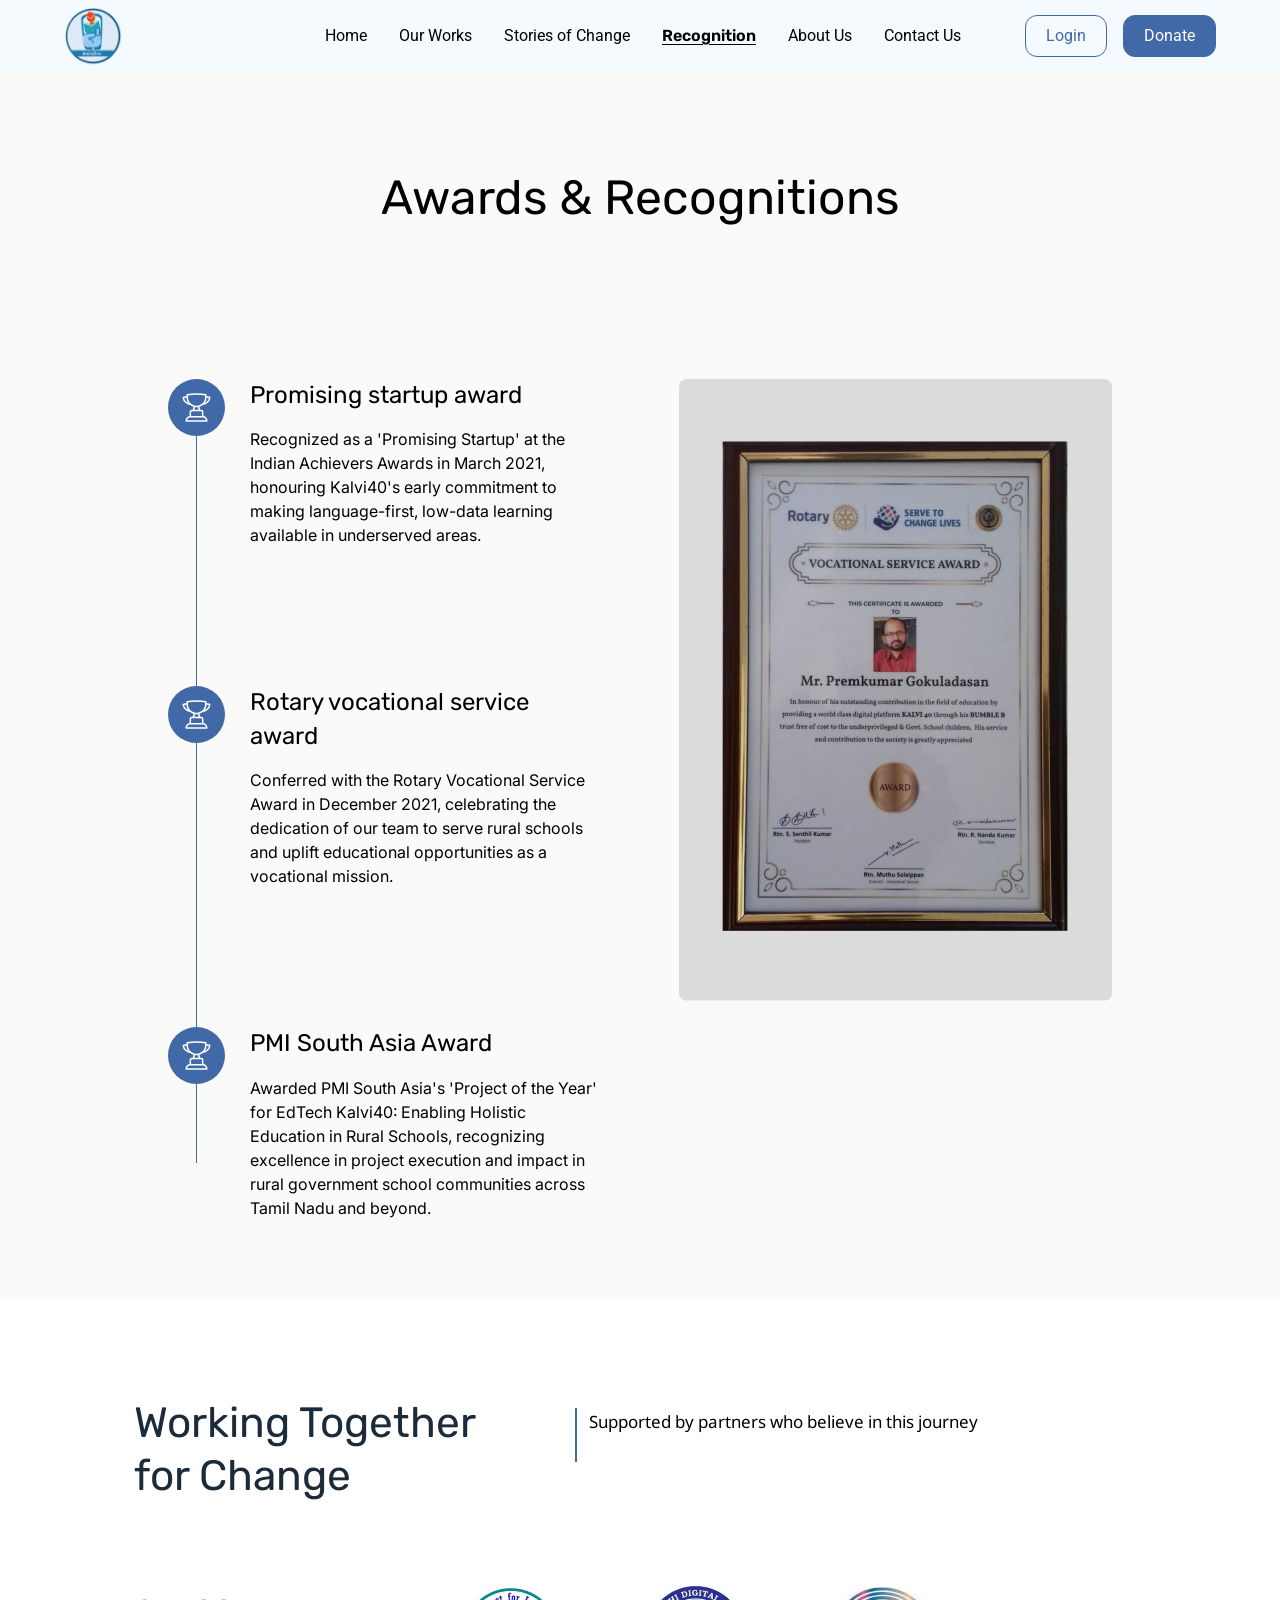
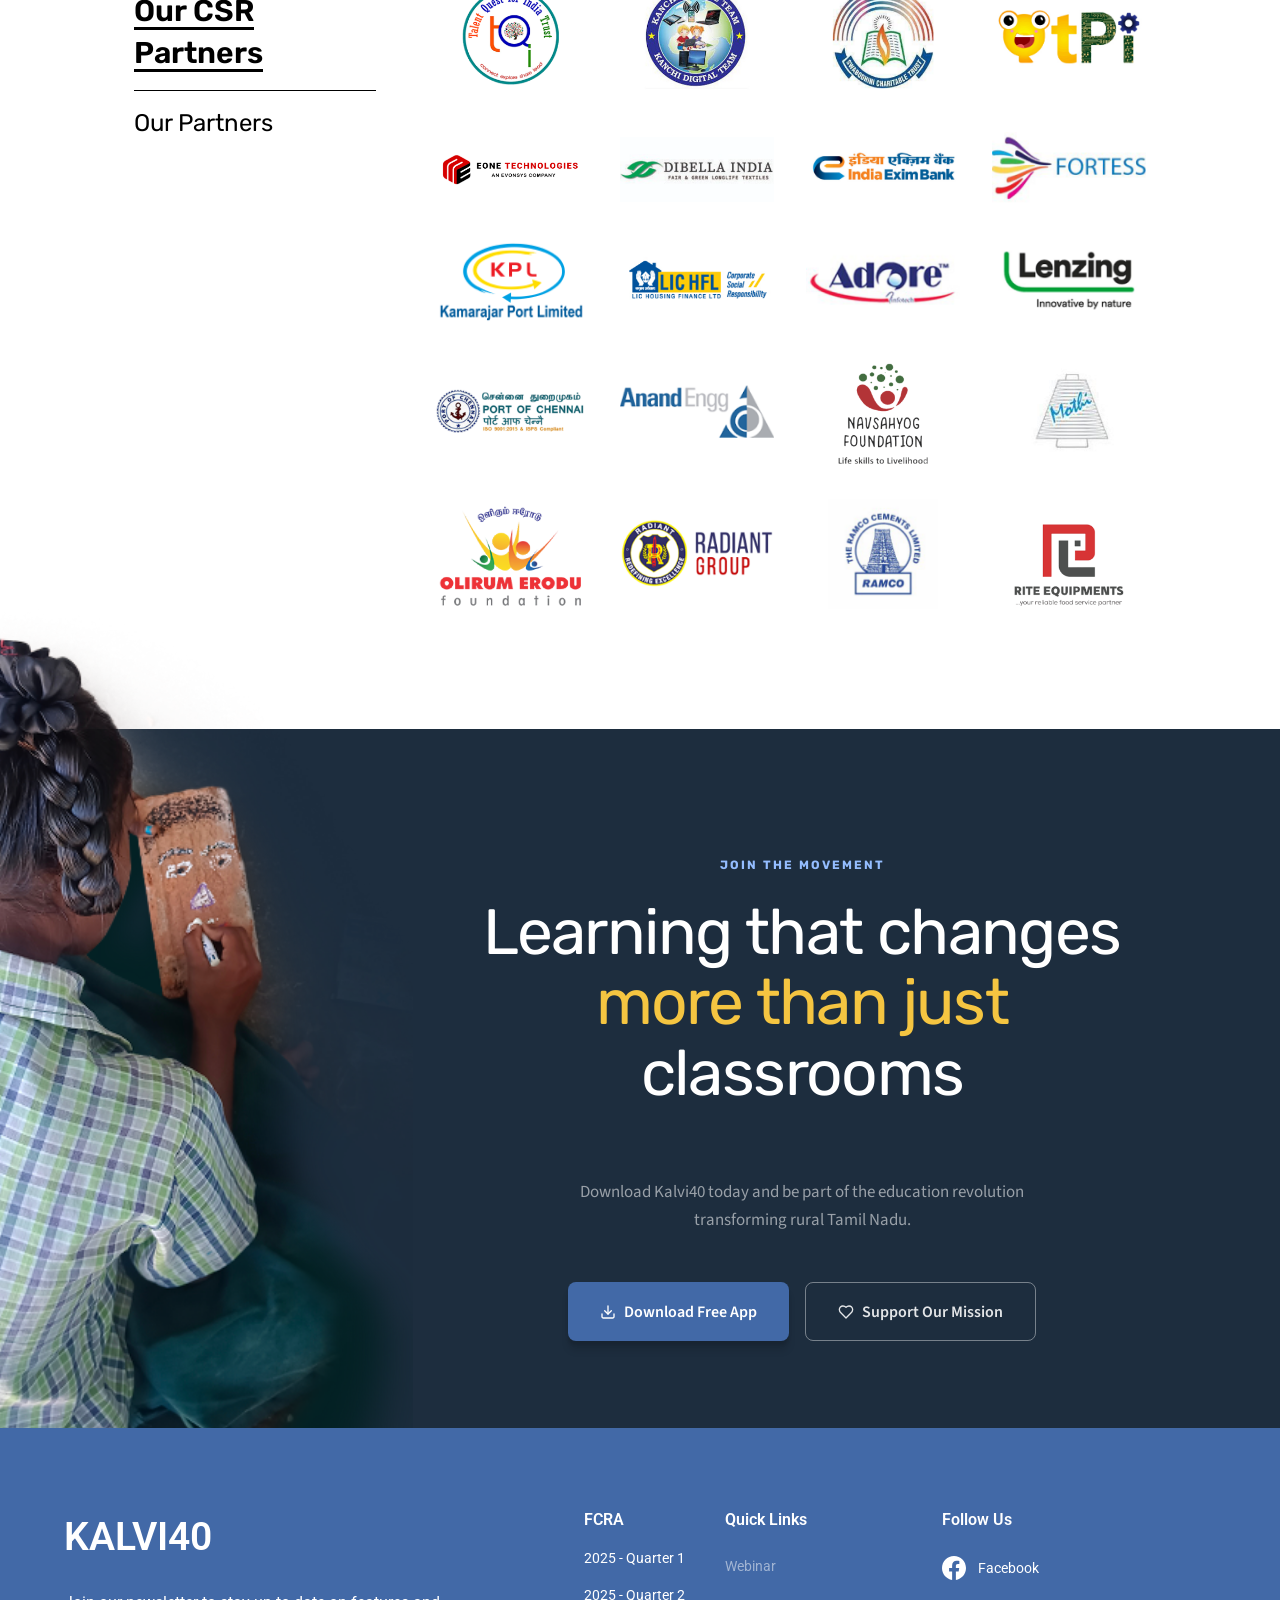
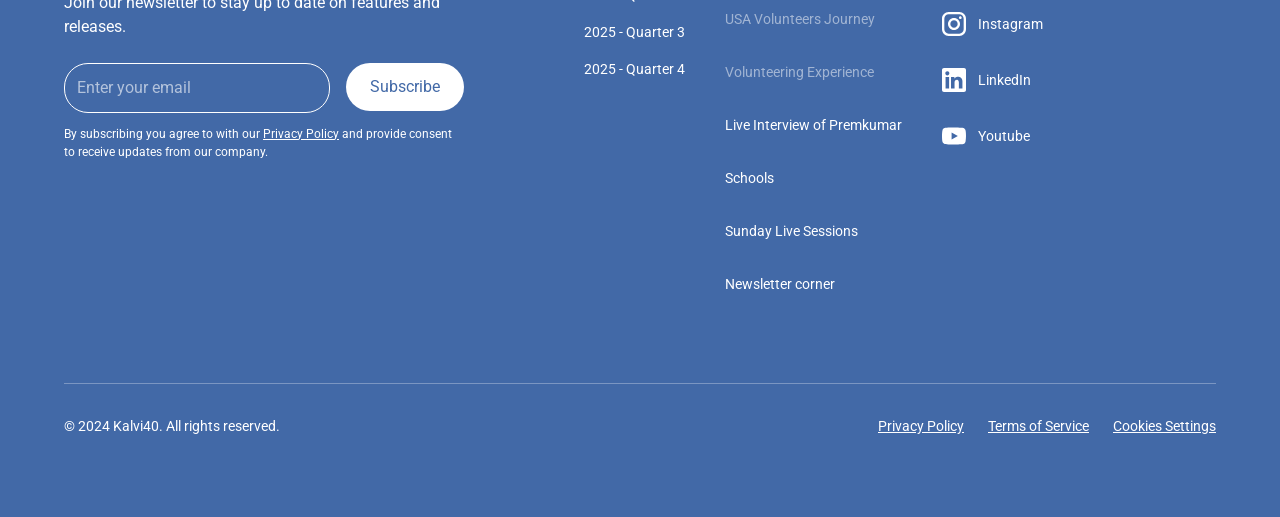
<file: recognition.html>
<!DOCTYPE html>
<html lang="en">
<head>
  <meta charset="UTF-8">
  <meta name="viewport" content="width=device-width, initial-scale=1.0">
  <title>Kalvi40 — Recognition</title>
  <link rel="icon" type="image/x-icon" href="favicon.ico">
  <link rel="preconnect" href="https://fonts.googleapis.com">
  <link rel="preconnect" href="https://fonts.gstatic.com" crossorigin>
  <link href="https://fonts.googleapis.com/css2?family=DM+Sans:ital,opsz,wght@0,9..40,400;0,9..40,500;0,9..40,600;0,9..40,700;1,9..40,400&family=Inter:wght@400;500;600;700&family=Lora:ital,wght@0,400;0,500;0,600;0,700;1,700&family=Noto+Sans:wght@300;400;500;600;700&family=Oswald:wght@400;500;600;700&family=Roboto:wght@300;400;500;700&family=Rubik:wght@300;400;500;600;700&family=Source+Sans+3:wght@300;400;500;600;700&display=swap" rel="stylesheet">
  <link rel="stylesheet" href="styles.css">
</head>
<body>

  <!-- Section 1: Navbar -->
  <nav class="navbar" id="navbar">
    <div class="navbar__header">
      <div class="navbar__container">
        <div class="navbar__content">
          <a href="index.html" class="navbar__logo">
            <img src="assets/logo.png" alt="Kalvi40" width="59" height="59">
          </a>
          <div class="navbar__links">
            <a href="index.html" class="navbar__link">Home</a>
            <a href="our-works.html" class="navbar__link">Our Works</a>
            <a href="stories.html" class="navbar__link">Stories of Change</a>
            <a href="recognition.html" class="navbar__link navbar__link--active">Recognition</a>
            <a href="about.html" class="navbar__link">About Us</a>
            <a href="#" class="navbar__link">Contact Us</a>
          </div>
        </div>
        <div class="navbar__actions">
          <a href="#" class="navbar__btn navbar__btn--outline">Login</a>
          <a href="#" class="navbar__btn navbar__btn--filled">Donate</a>
          <button class="navbar__hamburger" aria-label="Open menu">
            <img src="assets/icon-hamburger.svg" alt="" width="24" height="24">
          </button>
        </div>
      </div>
    </div>
    <div class="navbar__mobile-menu">
      <a href="index.html" class="navbar__mobile-link">Home</a>
      <a href="our-works.html" class="navbar__mobile-link">Our Works</a>
      <a href="stories.html" class="navbar__mobile-link">Stories of Change</a>
      <a href="recognition.html" class="navbar__mobile-link navbar__mobile-link--active">Recognition</a>
      <a href="about.html" class="navbar__mobile-link">About Us</a>
      <a href="contact.html" class="navbar__mobile-link">Contact Us</a>
    </div>
  </nav>

  <!-- Section 2: Awards & Recognitions -->
  <section class="recogawards" id="recogawards">
    <div class="recogawards__container">
      <h2 class="recogawards__title">Awards & Recognitions</h2>
      <div class="recogawards__row">
        <div class="recogawards__timeline">
          <div class="recogawards__line"></div>

          <div class="recogawards__item">
            <div class="recogawards__icon">
              <svg width="33" height="33" viewBox="0 0 33 33" fill="none" xmlns="http://www.w3.org/2000/svg">
                <path d="M22.6877 25.7812H10.3127M22.6877 25.7812C23.7817 25.7813 24.831 26.2158 25.6045 26.9894C26.3781 27.763 26.8127 28.8122 26.8127 29.9062H6.18772C6.18772 28.8122 6.62232 27.763 7.39591 26.9894C8.16949 26.2158 9.2187 25.7813 10.3127 25.7812M22.6877 25.7812V21.1406C22.6877 20.2868 21.9961 19.5938 21.1408 19.5938H19.9432M10.3127 25.7812V21.1406C10.3127 20.2868 11.0057 19.5938 11.8596 19.5938H13.0586M19.9432 19.5938H13.0586M19.9432 19.5938C19.1709 18.2599 18.7094 16.7691 18.593 15.2323M13.0586 19.5938C13.8304 18.2598 14.2915 16.769 14.4075 15.2323M25.7815 5.8245V6.1875C25.7815 9.086 24.4532 11.6737 22.3715 13.376C21.271 14.2772 19.9789 14.9124 18.593 15.2323M18.593 15.2323C17.2159 15.5499 15.7846 15.5499 14.4075 15.2323M7.21897 5.8245V6.1875C7.21897 9.086 8.54722 11.6737 10.629 13.376C11.729 14.277 13.022 14.9122 14.4075 15.2323M7.21897 5.8245C5.86872 6.02113 4.53222 6.26038 3.20947 6.5395C3.51609 8.33908 4.41064 9.98625 5.75315 11.2233C7.09565 12.4603 8.81036 13.2173 10.629 13.376M7.21897 5.8245V3.74137C10.2522 3.31375 13.3515 3.09375 16.5002 3.09375C19.6503 3.09375 22.7496 3.31375 25.7815 3.74V5.8245M25.7815 5.8245C27.1253 6.02003 28.4624 6.25848 29.791 6.5395C29.4844 8.33887 28.5901 9.98588 27.2478 11.2229C25.9056 12.4599 24.1898 13.2171 22.3715 13.376" stroke="white" stroke-width="1.5" stroke-linecap="round" stroke-linejoin="round"/>
              </svg>
            </div>
            <div class="recogawards__content">
              <h3 class="recogawards__heading">Promising startup award</h3>
              <p class="recogawards__body">Recognized as a 'Promising Startup' at the Indian Achievers Awards in March 2021, honouring Kalvi40's early commitment to making language-first, low-data learning available in underserved areas.</p>
            </div>
          </div>

          <div class="recogawards__item">
            <div class="recogawards__icon">
              <svg width="33" height="33" viewBox="0 0 33 33" fill="none" xmlns="http://www.w3.org/2000/svg">
                <path d="M22.6877 25.7812H10.3127M22.6877 25.7812C23.7817 25.7813 24.831 26.2158 25.6045 26.9894C26.3781 27.763 26.8127 28.8122 26.8127 29.9062H6.18772C6.18772 28.8122 6.62232 27.763 7.39591 26.9894C8.16949 26.2158 9.2187 25.7813 10.3127 25.7812M22.6877 25.7812V21.1406C22.6877 20.2868 21.9961 19.5938 21.1408 19.5938H19.9432M10.3127 25.7812V21.1406C10.3127 20.2868 11.0057 19.5938 11.8596 19.5938H13.0586M19.9432 19.5938H13.0586M19.9432 19.5938C19.1709 18.2599 18.7094 16.7691 18.593 15.2323M13.0586 19.5938C13.8304 18.2598 14.2915 16.769 14.4075 15.2323M25.7815 5.8245V6.1875C25.7815 9.086 24.4532 11.6737 22.3715 13.376C21.271 14.2772 19.9789 14.9124 18.593 15.2323M18.593 15.2323C17.2159 15.5499 15.7846 15.5499 14.4075 15.2323M7.21897 5.8245V6.1875C7.21897 9.086 8.54722 11.6737 10.629 13.376C11.729 14.277 13.022 14.9122 14.4075 15.2323M7.21897 5.8245C5.86872 6.02113 4.53222 6.26038 3.20947 6.5395C3.51609 8.33908 4.41064 9.98625 5.75315 11.2233C7.09565 12.4603 8.81036 13.2173 10.629 13.376M7.21897 5.8245V3.74137C10.2522 3.31375 13.3515 3.09375 16.5002 3.09375C19.6503 3.09375 22.7496 3.31375 25.7815 3.74V5.8245M25.7815 5.8245C27.1253 6.02003 28.4624 6.25848 29.791 6.5395C29.4844 8.33887 28.5901 9.98588 27.2478 11.2229C25.9056 12.4599 24.1898 13.2171 22.3715 13.376" stroke="white" stroke-width="1.5" stroke-linecap="round" stroke-linejoin="round"/>
              </svg>
            </div>
            <div class="recogawards__content">
              <h3 class="recogawards__heading">Rotary vocational service award</h3>
              <p class="recogawards__body">Conferred with the Rotary Vocational Service Award in December 2021, celebrating the dedication of our team to serve rural schools and uplift educational opportunities as a vocational mission.</p>
            </div>
          </div>

          <div class="recogawards__item">
            <div class="recogawards__icon">
              <svg width="33" height="33" viewBox="0 0 33 33" fill="none" xmlns="http://www.w3.org/2000/svg">
                <path d="M22.6877 25.7812H10.3127M22.6877 25.7812C23.7817 25.7813 24.831 26.2158 25.6045 26.9894C26.3781 27.763 26.8127 28.8122 26.8127 29.9062H6.18772C6.18772 28.8122 6.62232 27.763 7.39591 26.9894C8.16949 26.2158 9.2187 25.7813 10.3127 25.7812M22.6877 25.7812V21.1406C22.6877 20.2868 21.9961 19.5938 21.1408 19.5938H19.9432M10.3127 25.7812V21.1406C10.3127 20.2868 11.0057 19.5938 11.8596 19.5938H13.0586M19.9432 19.5938H13.0586M19.9432 19.5938C19.1709 18.2599 18.7094 16.7691 18.593 15.2323M13.0586 19.5938C13.8304 18.2598 14.2915 16.769 14.4075 15.2323M25.7815 5.8245V6.1875C25.7815 9.086 24.4532 11.6737 22.3715 13.376C21.271 14.2772 19.9789 14.9124 18.593 15.2323M18.593 15.2323C17.2159 15.5499 15.7846 15.5499 14.4075 15.2323M7.21897 5.8245V6.1875C7.21897 9.086 8.54722 11.6737 10.629 13.376C11.729 14.277 13.022 14.9122 14.4075 15.2323M7.21897 5.8245C5.86872 6.02113 4.53222 6.26038 3.20947 6.5395C3.51609 8.33908 4.41064 9.98625 5.75315 11.2233C7.09565 12.4603 8.81036 13.2173 10.629 13.376M7.21897 5.8245V3.74137C10.2522 3.31375 13.3515 3.09375 16.5002 3.09375C19.6503 3.09375 22.7496 3.31375 25.7815 3.74V5.8245M25.7815 5.8245C27.1253 6.02003 28.4624 6.25848 29.791 6.5395C29.4844 8.33887 28.5901 9.98588 27.2478 11.2229C25.9056 12.4599 24.1898 13.2171 22.3715 13.376" stroke="white" stroke-width="1.5" stroke-linecap="round" stroke-linejoin="round"/>
              </svg>
            </div>
            <div class="recogawards__content">
              <h3 class="recogawards__heading">PMI South Asia Award</h3>
              <p class="recogawards__body">Awarded PMI South Asia's 'Project of the Year' for EdTech Kalvi40: Enabling Holistic Education in Rural Schools, recognizing excellence in project execution and impact in rural government school communities across Tamil Nadu and beyond.</p>
            </div>
          </div>
        </div>

        <div class="recogawards__cert">
          <img src="assets/recog-cert.jpg" alt="Kalvi40 Certificate" class="recogawards__cert-img">
        </div>
      </div>

    </div>
  </section>

  <!-- Section 3: Working Together for Change / Partners -->
  <section class="recogpartners" id="recogpartners">
    <div class="recogpartners__container">
      <div class="recogpartners__header">
        <h2 class="recogpartners__heading">Working Together for Change</h2>
        <div class="recogpartners__subtitle-wrap">
          <span class="recogpartners__subtitle-line"></span>
          <p class="recogpartners__subtitle">Supported by partners who believe in this journey</p>
        </div>
      </div>

      <div class="recogpartners__body">
        <div class="recogpartners__labels">
          <h3 class="recogpartners__label recogpartners__label--csr">Our CSR Partners</h3>
          <div class="recogpartners__divider"></div>
          <h3 class="recogpartners__label">Our Partners</h3>
        </div>
        <div class="recogpartners__logos">
          <div class="recogpartners__grid recogpartners__grid--csr">
            <img src="assets/partner-csr1.png" alt="CSR Partner 1" class="recogpartners__logo">
            <img src="assets/partner-csr2.png" alt="CSR Partner 2" class="recogpartners__logo">
            <img src="assets/partner-csr3.png" alt="CSR Partner 3" class="recogpartners__logo">
            <img src="assets/partner-csr4.png" alt="CSR Partner 4" class="recogpartners__logo">
          </div>
          <div class="recogpartners__grid recogpartners__grid--partners">
            <img src="assets/partner-eone.png" alt="EONE Tech" class="recogpartners__logo">
            <img src="assets/partner-dibella.png" alt="Dibella" class="recogpartners__logo">
            <img src="assets/partner-exim.png" alt="EXIM Bank" class="recogpartners__logo">
            <img src="assets/partner-fortess.png" alt="Fortess Smartlabs" class="recogpartners__logo">
            <img src="assets/partner-kamarajar.png" alt="Kamarajar Port Limited" class="recogpartners__logo">
            <img src="assets/partner-lichfl.png" alt="LIC HFL" class="recogpartners__logo">
            <img src="assets/partner-adore.png" alt="Adore Infotech" class="recogpartners__logo">
            <img src="assets/partner-lenzing.png" alt="Lenzing Fibers" class="recogpartners__logo">
            <img src="assets/partner-chennaiport.png" alt="Chennai Port Trust" class="recogpartners__logo">
            <img src="assets/partner-anand.png" alt="Anand Engineering" class="recogpartners__logo">
            <img src="assets/partner-nasahyog.png" alt="Nasahyog Foundation" class="recogpartners__logo">
            <img src="assets/partner-mothi.png" alt="Mothi Spinners" class="recogpartners__logo">
            <img src="assets/partner-olirum.png" alt="Olirum Erodu Foundation" class="recogpartners__logo">
            <img src="assets/partner-radiant.png" alt="Radiant Group" class="recogpartners__logo">
            <img src="assets/partner-ramco.png" alt="Ramco Cements" class="recogpartners__logo">
            <img src="assets/partner-rite.png" alt="Rite Equipments" class="recogpartners__logo">
          </div>
        </div>
      </div>
    </div>
  </section>

  <!-- Section 4: Final CTA -->
  <section class="cta" id="recogcta" aria-label="Join the Movement">
    <div class="cta__student">
      <img src="assets/cta-student.png" alt="Student">
    </div>
    <div class="cta__container">
      <div class="cta__text">
        <p class="cta__eyebrow">Join the Movement</p>
        <h2 class="cta__heading">Learning that changes <span>more than just</span> classrooms</h2>
      </div>
      <div class="cta__bottom">
        <p class="cta__subtitle">Download Kalvi40 today and be part of the education revolution transforming rural Tamil Nadu.</p>
        <div class="cta__buttons">
          <a href="https://play.google.com/store/apps/details?id=com.kalvi40.android" target="_blank" class="cta__btn cta__btn--primary">
            <img src="assets/cta-download-icon.svg" alt="" class="cta__btn-icon">
            Download Free App
          </a>
          <a href="contact.html" class="cta__btn cta__btn--outline">
            <img src="assets/cta-heart-icon.svg" alt="" class="cta__btn-icon">
            Support Our Mission
          </a>
        </div>
      </div>
    </div>
  </section>

  <!-- Footer -->
  <footer class="footer" id="footer">
    <div class="footer__container">
      <div class="footer__content">
        <div class="footer__newsletter">
          <p class="footer__brand">KALVI40</p>
          <p class="footer__newsletter-text">Join our newsletter to stay up to date on features and releases.</p>
          <div class="footer__actions">
            <div class="footer__form">
              <input type="email" class="footer__input" placeholder="Enter your email">
              <button class="footer__subscribe">Subscribe</button>
            </div>
            <p class="footer__privacy">By subscribing you agree to with our <a href="#">Privacy Policy</a> and provide consent to receive updates from our company.</p>
          </div>
        </div>
        <div class="footer__links">
          <div class="footer__column">
            <h4 class="footer__column-title">FCRA</h4>
            <a href="#" class="footer__link footer__link--no-pad">2025 - Quarter 1</a>
            <a href="#" class="footer__link footer__link--no-pad">2025 - Quarter 2</a>
            <a href="#" class="footer__link footer__link--no-pad">2025 - Quarter 3</a>
            <a href="#" class="footer__link footer__link--no-pad">2025 - Quarter 4</a>
          </div>
          <div class="footer__column">
            <h4 class="footer__column-title">Quick Links</h4>
            <span class="footer__link footer__link--disabled">Webinar</span>
            <span class="footer__link footer__link--disabled">USA Volunteers Journey</span>
            <span class="footer__link footer__link--disabled">Volunteering Experience</span>
            <a href="#" class="footer__link">Live Interview of Premkumar</a>
            <a href="#" class="footer__link">Schools</a>
            <a href="#" class="footer__link">Sunday Live Sessions</a>
            <a href="#" class="footer__link">Newsletter corner</a>
          </div>
          <div class="footer__column footer__column--grow">
            <h4 class="footer__column-title">Follow Us</h4>
            <a href="#" class="footer__social-link">
              <img src="assets/social-facebook.svg" alt="" class="footer__social-icon">
              Facebook
            </a>
            <a href="#" class="footer__social-link">
              <img src="assets/social-instagram.svg" alt="" class="footer__social-icon">
              Instagram
            </a>
            <a href="#" class="footer__social-link">
              <img src="assets/social-linkedin.svg" alt="" class="footer__social-icon">
              LinkedIn
            </a>
            <a href="#" class="footer__social-link">
              <img src="assets/social-youtube.svg" alt="" class="footer__social-icon">
              Youtube
            </a>
          </div>
        </div>
      </div>
      <div class="footer__credits">
        <div class="footer__divider"></div>
        <div class="footer__bottom">
          <p>&copy; 2024 Kalvi40. All rights reserved.</p>
          <div class="footer__bottom-links">
            <a href="#">Privacy Policy</a>
            <a href="#">Terms of Service</a>
            <a href="#">Cookies Settings</a>
          </div>
        </div>
      </div>
    </div>
  </footer>

  <script>
    (function() {
      var btn = document.querySelector('.navbar__hamburger');
      var menu = document.querySelector('.navbar__mobile-menu');
      if (btn && menu) {
        btn.addEventListener('click', function() {
          menu.classList.toggle('navbar__mobile-menu--open');
        });
      }
    })();
  </script>

</body>
</html>
</file>
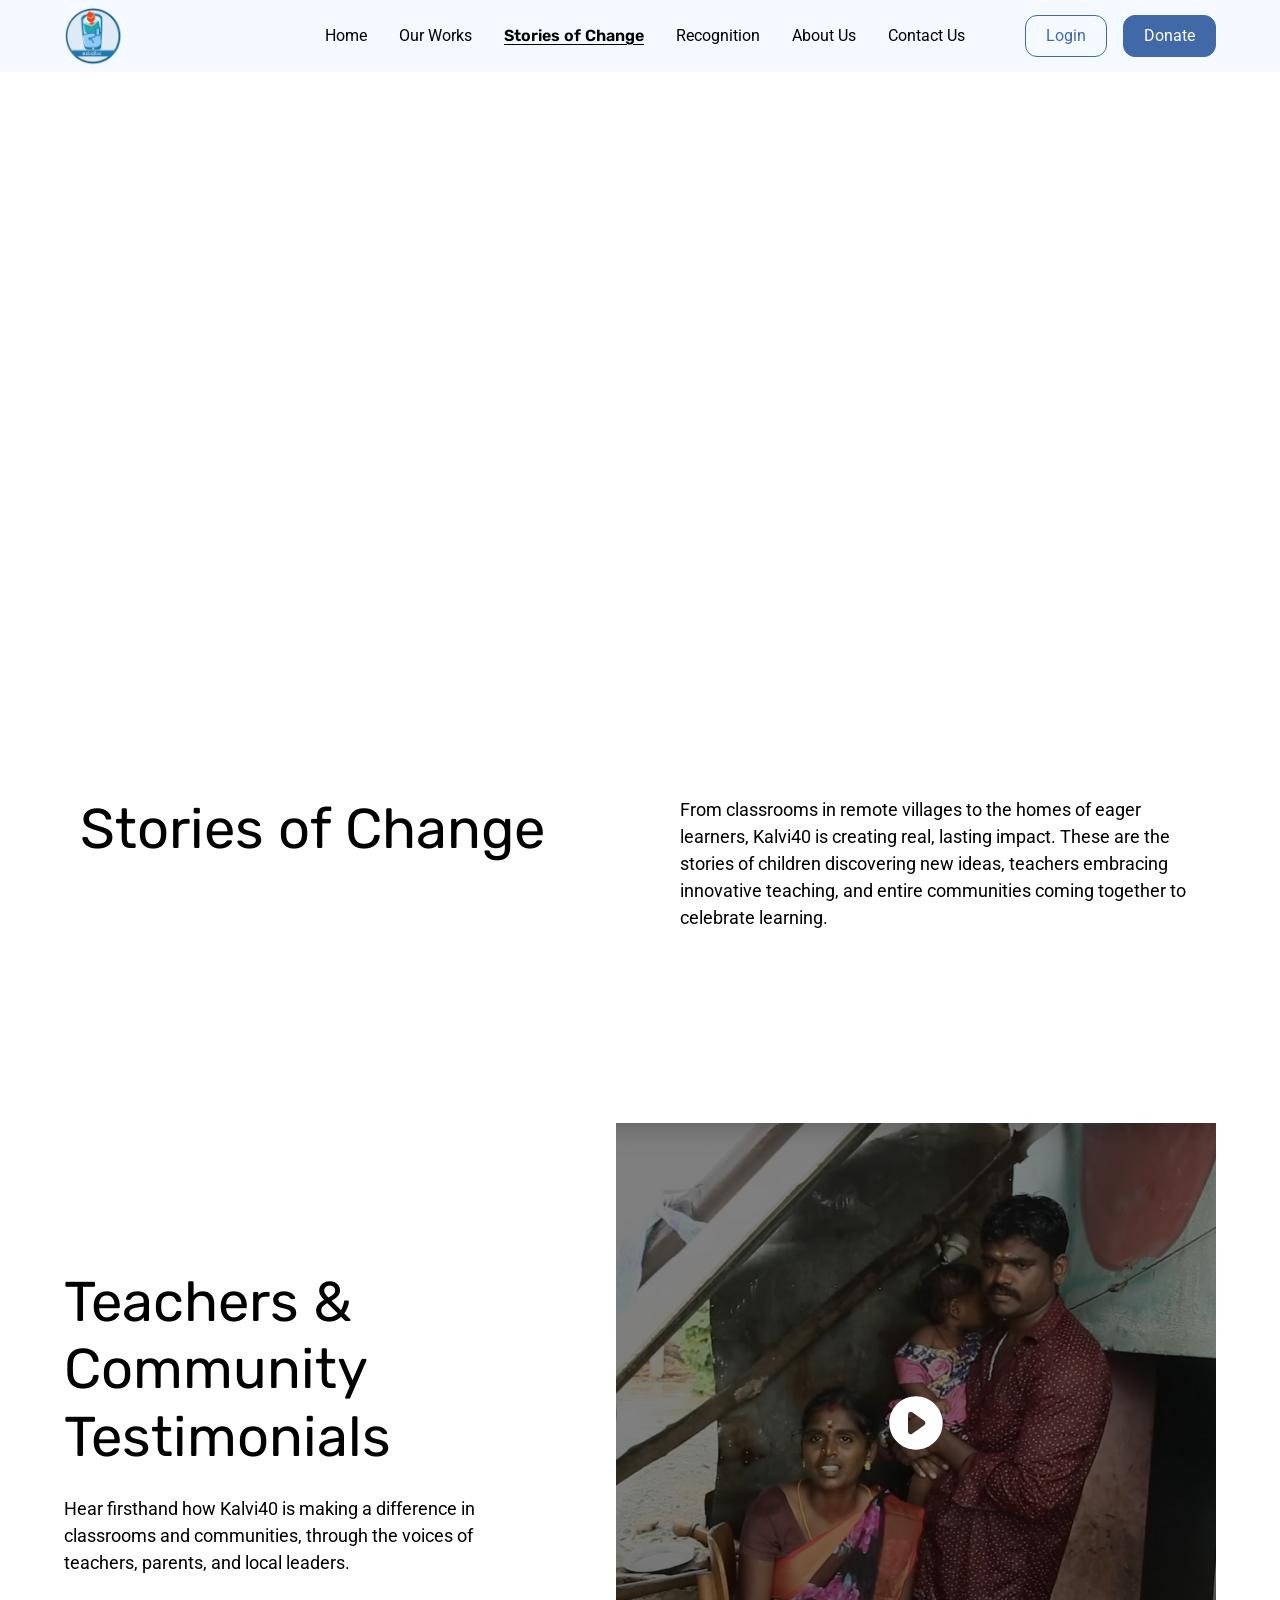
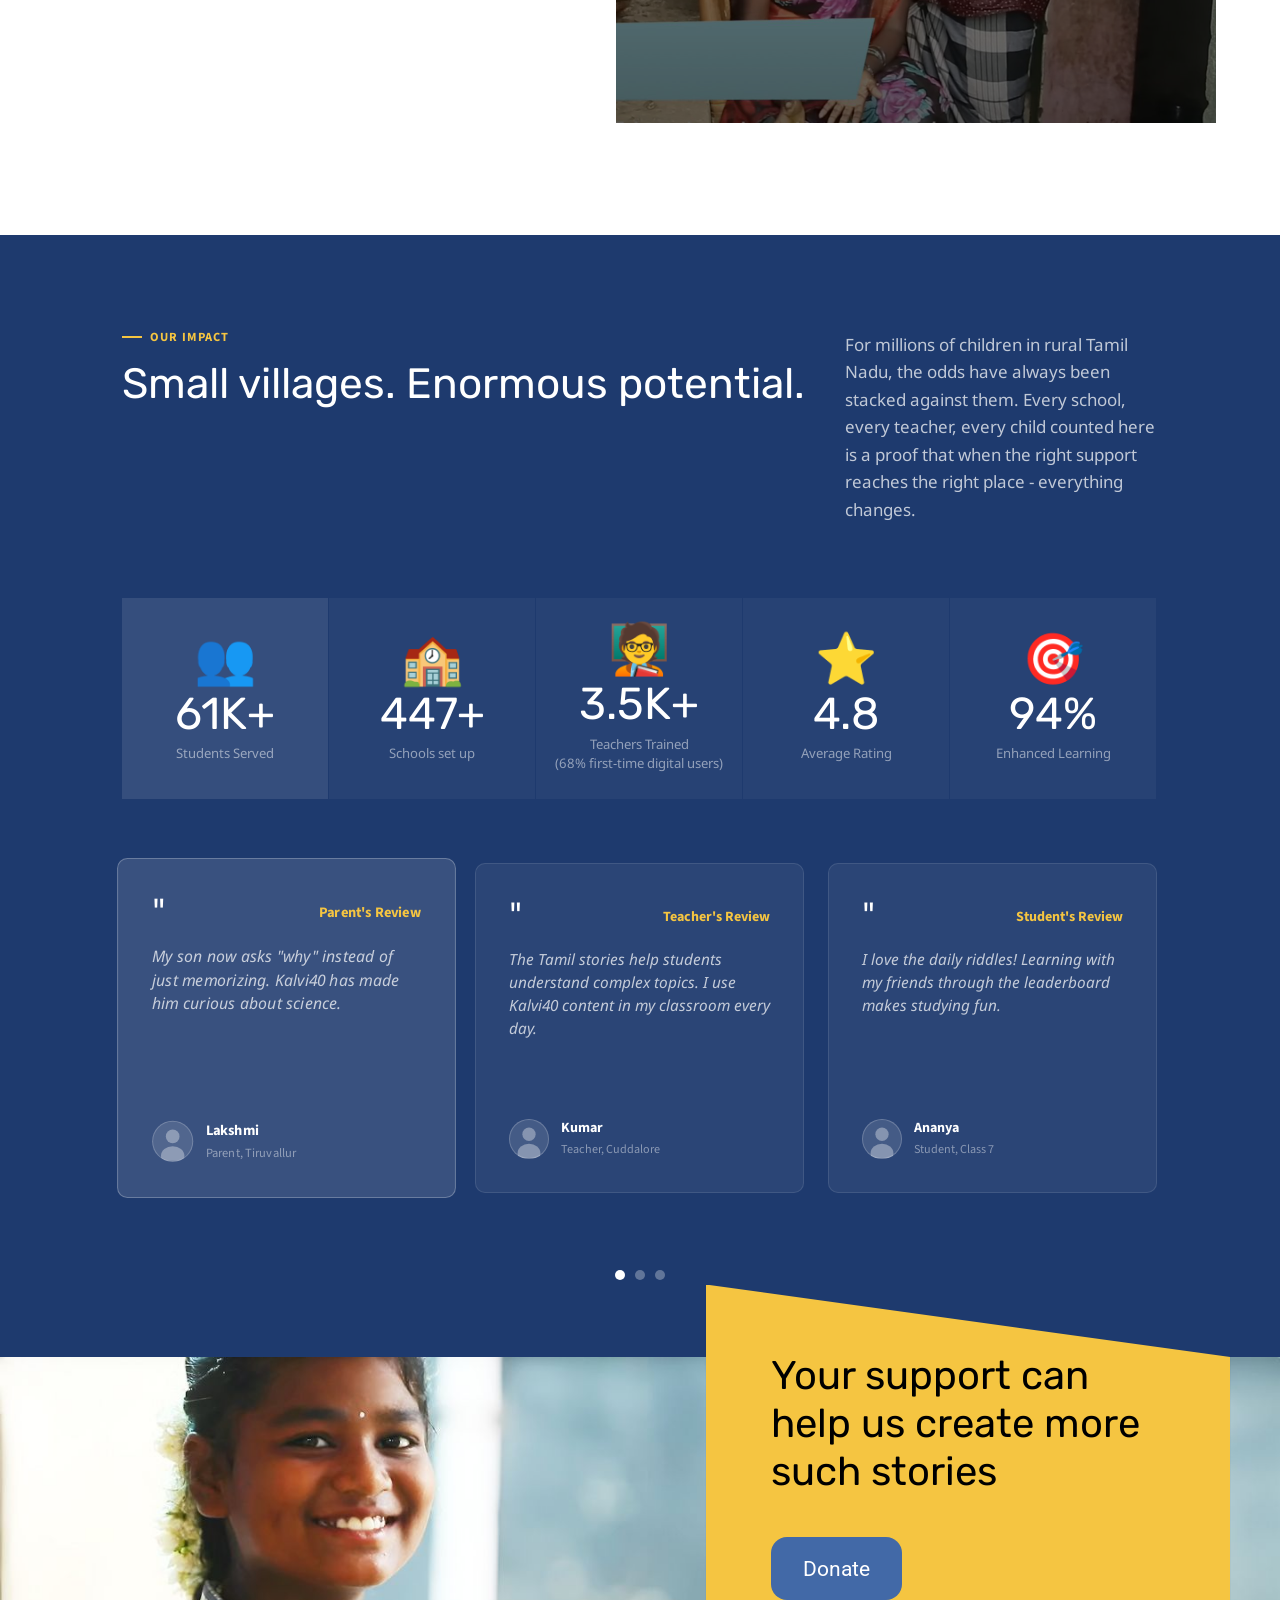
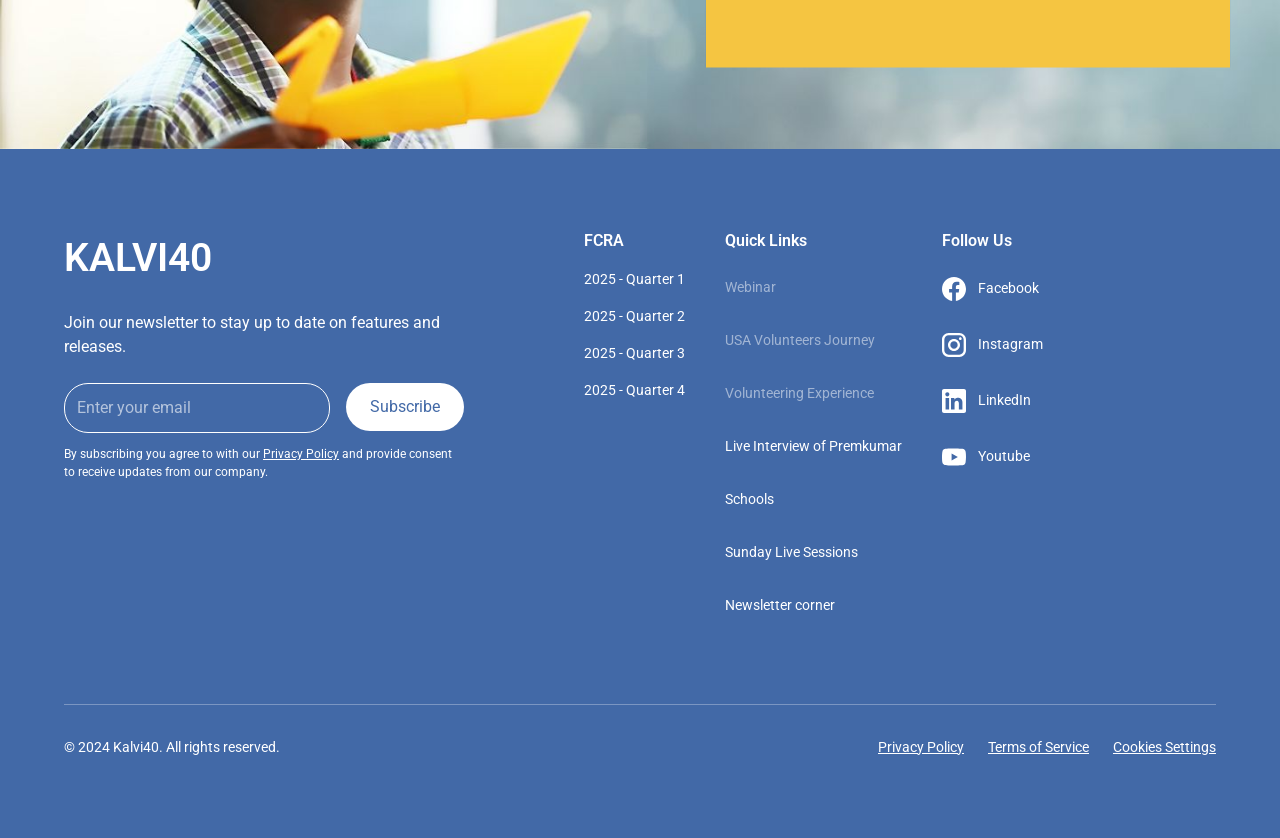
<file: stories.html>
<!DOCTYPE html>
<html lang="en">
<head>
  <meta charset="UTF-8">
  <meta name="viewport" content="width=device-width, initial-scale=1.0">
  <title>Kalvi40 — Stories of Change</title>
  <link rel="icon" type="image/x-icon" href="favicon.ico">
  <link rel="preconnect" href="https://fonts.googleapis.com">
  <link rel="preconnect" href="https://fonts.gstatic.com" crossorigin>
  <link href="https://fonts.googleapis.com/css2?family=DM+Sans:ital,opsz,wght@0,9..40,400;0,9..40,500;0,9..40,600;0,9..40,700;1,9..40,400&family=Lora:ital,wght@0,400;0,500;0,600;0,700;1,700&family=Noto+Sans:wght@300;400;500;600;700&family=Oswald:wght@400;500;600;700&family=Roboto:wght@300;400;500;700&family=Rubik:wght@300;400;500;600;700&family=Source+Sans+3:wght@300;400;500;600;700&display=swap" rel="stylesheet">
  <link rel="stylesheet" href="styles.css">
</head>
<body>

  <!-- Section 1: Navbar -->
  <nav class="navbar" id="navbar">
    <div class="navbar__header">
      <div class="navbar__container">
        <div class="navbar__content">
          <a href="index.html" class="navbar__logo">
            <img src="assets/logo.png" alt="Kalvi40" width="59" height="59">
          </a>
          <div class="navbar__links">
            <a href="index.html" class="navbar__link">Home</a>
            <a href="our-works.html" class="navbar__link">Our Works</a>
            <a href="stories.html" class="navbar__link navbar__link--active">Stories of Change</a>
            <a href="recognition.html" class="navbar__link">Recognition</a>
            <a href="about.html" class="navbar__link">About Us</a>
            <a href="contact.html" class="navbar__link">Contact Us</a>
          </div>
        </div>
        <div class="navbar__actions">
          <a href="#" class="navbar__btn navbar__btn--outline">Login</a>
          <a href="#" class="navbar__btn navbar__btn--filled">Donate</a>
          <button class="navbar__hamburger" aria-label="Open menu">
            <img src="assets/icon-hamburger.svg" alt="" width="24" height="24">
          </button>
        </div>
      </div>
    </div>
    <div class="navbar__mobile-menu">
      <a href="index.html" class="navbar__mobile-link">Home</a>
      <a href="our-works.html" class="navbar__mobile-link">Our Works</a>
      <a href="stories.html" class="navbar__mobile-link navbar__mobile-link--active">Stories of Change</a>
      <a href="recognition.html" class="navbar__mobile-link">Recognition</a>
      <a href="about.html" class="navbar__mobile-link">About Us</a>
      <a href="contact.html" class="navbar__mobile-link">Contact Us</a>
    </div>
  </nav>

  <!-- Section 2: Hero -->
  <section class="storieshero" id="storieshero">
    <div class="storieshero__video">
      <iframe class="storieshero__iframe" src="https://www.youtube.com/embed/uLEv4PBPEz4" title="Kalvi40 Stories of Change" frameborder="0" allow="accelerometer; autoplay; clipboard-write; encrypted-media; gyroscope; picture-in-picture" allowfullscreen></iframe>
    </div>
    <div class="storieshero__content">
      <div class="storieshero__container">
        <div class="storieshero__row">
          <div class="storieshero__col-left">
            <h1 class="storieshero__heading">Stories of Change</h1>
          </div>
          <div class="storieshero__col-right">
            <p class="storieshero__body">From classrooms in remote villages to the homes of eager learners, Kalvi40 is creating real, lasting impact. These are the stories of children discovering new ideas, teachers embracing innovative teaching, and entire communities coming together to celebrate learning.</p>
          </div>
        </div>
      </div>
    </div>
  </section>

  <!-- Section 3: Teachers & Community Testimonials -->
  <section class="storiesteachers" id="storiesteachers">
    <div class="storiesteachers__container">
      <div class="storiesteachers__row">
        <div class="storiesteachers__left">
          <h2 class="storiesteachers__heading">Teachers & Community Testimonials</h2>
          <p class="storiesteachers__body">Hear firsthand how Kalvi40 is making a difference in classrooms and communities, through the voices of teachers, parents, and local leaders.</p>
        </div>
        <div class="storiesteachers__right">
          <img src="assets/stories-teachers-img.jpg" alt="Teachers & Community" class="storiesteachers__img">
          <div class="storiesteachers__overlay"></div>
          <a href="#" class="storiesteachers__play">
            <svg class="storiesteachers__play-svg" viewBox="0 0 64 64" fill="none" xmlns="http://www.w3.org/2000/svg">
              <path fill-rule="evenodd" clip-rule="evenodd" d="M5.333 32C5.333 17.272 17.272 5.333 32 5.333c7.072 0 13.855 2.81 18.856 7.81C55.857 18.145 58.666 24.928 58.666 32c0 14.728-11.939 26.667-26.666 26.667C17.272 58.667 5.333 46.728 5.333 32zm22.89-10.667a2.667 2.667 0 0 0-4.223 2.16v17.013a2.667 2.667 0 0 0 4.224 2.16l12.053-8.506a2.667 2.667 0 0 0 0-4.32L28.224 21.333z" fill="white"/>
            </svg>
          </a>
        </div>
      </div>
    </div>
  </section>

  <!-- Section 4: Our Impact -->
  <section class="storiesimpact" id="storiesimpact">
    <div class="storiesimpact__container">
      <div class="storiesimpact__header">
        <div class="storiesimpact__header-left">
          <div class="storiesimpact__label">
            <span class="storiesimpact__label-dash"></span>
            <span class="storiesimpact__label-text">Our Impact</span>
          </div>
          <h2 class="storiesimpact__heading">Small villages. Enormous potential.</h2>
        </div>
        <p class="storiesimpact__body">For millions of children in rural Tamil Nadu, the odds have always been stacked against them. Every school, every teacher, every child counted here is a proof that when the right support reaches the right place - everything changes.</p>
      </div>
      <div class="storiesimpact__stats">
        <div class="storiesimpact__stat storiesimpact__stat--highlight">
          <span class="storiesimpact__stat-emoji">👥</span>
          <span class="storiesimpact__stat-number">61K+</span>
          <span class="storiesimpact__stat-label">Students Served</span>
        </div>
        <div class="storiesimpact__stat">
          <span class="storiesimpact__stat-emoji">🏫</span>
          <span class="storiesimpact__stat-number">447+</span>
          <span class="storiesimpact__stat-label">Schools set up</span>
        </div>
        <div class="storiesimpact__stat">
          <span class="storiesimpact__stat-emoji">🧑‍🏫</span>
          <span class="storiesimpact__stat-number">3.5K+</span>
          <span class="storiesimpact__stat-label">Teachers Trained<br>(68% first-time digital users)</span>
        </div>
        <div class="storiesimpact__stat">
          <span class="storiesimpact__stat-emoji">⭐</span>
          <span class="storiesimpact__stat-number">4.8</span>
          <span class="storiesimpact__stat-label">Average Rating</span>
        </div>
        <div class="storiesimpact__stat">
          <span class="storiesimpact__stat-emoji">🎯</span>
          <span class="storiesimpact__stat-number">94%</span>
          <span class="storiesimpact__stat-label">Enhanced Learning</span>
        </div>
      </div>
      <div class="storiesimpact__testimonials">
        <div class="storiesimpact__card">
          <div class="storiesimpact__card-header">
            <span class="storiesimpact__card-quote">"</span>
            <span class="storiesimpact__card-category">Parent's Review</span>
          </div>
          <p class="storiesimpact__card-text">My son now asks "why" instead of just memorizing. Kalvi40 has made him curious about science.</p>
          <div class="storiesimpact__card-author">
            <div class="storiesimpact__card-avatar"></div>
            <div class="storiesimpact__card-info">
              <span class="storiesimpact__card-name">Lakshmi</span>
              <span class="storiesimpact__card-role">Parent, Tiruvallur</span>
            </div>
          </div>
        </div>
        <div class="storiesimpact__card">
          <div class="storiesimpact__card-header">
            <span class="storiesimpact__card-quote">"</span>
            <span class="storiesimpact__card-category">Teacher's Review</span>
          </div>
          <p class="storiesimpact__card-text">The Tamil stories help students understand complex topics. I use Kalvi40 content in my classroom every day.</p>
          <div class="storiesimpact__card-author">
            <div class="storiesimpact__card-avatar"></div>
            <div class="storiesimpact__card-info">
              <span class="storiesimpact__card-name">Kumar</span>
              <span class="storiesimpact__card-role">Teacher, Cuddalore</span>
            </div>
          </div>
        </div>
        <div class="storiesimpact__card">
          <div class="storiesimpact__card-header">
            <span class="storiesimpact__card-quote">"</span>
            <span class="storiesimpact__card-category">Student's Review</span>
          </div>
          <p class="storiesimpact__card-text">I love the daily riddles! Learning with my friends through the leaderboard makes studying fun.</p>
          <div class="storiesimpact__card-author">
            <div class="storiesimpact__card-avatar"></div>
            <div class="storiesimpact__card-info">
              <span class="storiesimpact__card-name">Ananya</span>
              <span class="storiesimpact__card-role">Student, Class 7</span>
            </div>
          </div>
        </div>
      </div>
      <div class="storiesimpact__dots">
        <button class="storiesimpact__dot storiesimpact__dot--active" aria-label="Testimonial 1"></button>
        <button class="storiesimpact__dot" aria-label="Testimonial 2"></button>
        <button class="storiesimpact__dot" aria-label="Testimonial 3"></button>
      </div>
    </div>
  </section>

  <!-- Section 5: Donate CTA -->
  <section class="storiescta" id="storiescta">
    <img src="assets/stories-cta-bg.jpg" alt="" class="storiescta__bg">
    <div class="storiescta__panel">
      <h2 class="storiescta__heading">Your support can help us create more such stories</h2>
      <a href="#" class="storiescta__btn">Donate</a>
    </div>
  </section>

  <!-- Footer -->
  <footer class="footer" id="footer">
    <div class="footer__container">
      <div class="footer__content">
        <div class="footer__newsletter">
          <p class="footer__brand">KALVI40</p>
          <p class="footer__newsletter-text">Join our newsletter to stay up to date on features and releases.</p>
          <div class="footer__actions">
            <div class="footer__form">
              <input type="email" class="footer__input" placeholder="Enter your email">
              <button class="footer__subscribe">Subscribe</button>
            </div>
            <p class="footer__privacy">By subscribing you agree to with our <a href="#">Privacy Policy</a> and provide consent to receive updates from our company.</p>
          </div>
        </div>
        <div class="footer__links">
          <div class="footer__column">
            <h4 class="footer__column-title">FCRA</h4>
            <a href="#" class="footer__link footer__link--no-pad">2025 - Quarter 1</a>
            <a href="#" class="footer__link footer__link--no-pad">2025 - Quarter 2</a>
            <a href="#" class="footer__link footer__link--no-pad">2025 - Quarter 3</a>
            <a href="#" class="footer__link footer__link--no-pad">2025 - Quarter 4</a>
          </div>
          <div class="footer__column">
            <h4 class="footer__column-title">Quick Links</h4>
            <span class="footer__link footer__link--disabled">Webinar</span>
            <span class="footer__link footer__link--disabled">USA Volunteers Journey</span>
            <span class="footer__link footer__link--disabled">Volunteering Experience</span>
            <a href="#" class="footer__link">Live Interview of Premkumar</a>
            <a href="#" class="footer__link">Schools</a>
            <a href="#" class="footer__link">Sunday Live Sessions</a>
            <a href="#" class="footer__link">Newsletter corner</a>
          </div>
          <div class="footer__column footer__column--grow">
            <h4 class="footer__column-title">Follow Us</h4>
            <a href="#" class="footer__social-link">
              <img src="assets/social-facebook.svg" alt="" class="footer__social-icon">
              Facebook
            </a>
            <a href="#" class="footer__social-link">
              <img src="assets/social-instagram.svg" alt="" class="footer__social-icon">
              Instagram
            </a>
            <a href="#" class="footer__social-link">
              <img src="assets/social-linkedin.svg" alt="" class="footer__social-icon">
              LinkedIn
            </a>
            <a href="#" class="footer__social-link">
              <img src="assets/social-youtube.svg" alt="" class="footer__social-icon">
              Youtube
            </a>
          </div>
        </div>
      </div>
      <div class="footer__credits">
        <div class="footer__divider"></div>
        <div class="footer__bottom">
          <p>&copy; 2024 Kalvi40. All rights reserved.</p>
          <div class="footer__bottom-links">
            <a href="#">Privacy Policy</a>
            <a href="#">Terms of Service</a>
            <a href="#">Cookies Settings</a>
          </div>
        </div>
      </div>
    </div>
  </footer>

<script>
(function() {
  var cards = document.querySelectorAll('.storiesimpact__card');
  var dots = document.querySelectorAll('.storiesimpact__dot');
  var current = 0;
  function setActive(idx) {
    cards.forEach(function(c) { c.classList.remove('storiesimpact__card--active'); });
    dots.forEach(function(d) { d.classList.remove('storiesimpact__dot--active'); });
    cards[idx].classList.add('storiesimpact__card--active');
    dots[idx].classList.add('storiesimpact__dot--active');
    current = idx;
  }
  dots.forEach(function(dot, i) {
    dot.addEventListener('click', function() { setActive(i); });
  });
  setActive(0);
  setInterval(function() {
    setActive((current + 1) % cards.length);
  }, 4000);
})();
</script>

  <script>
    (function() {
      var btn = document.querySelector('.navbar__hamburger');
      var menu = document.querySelector('.navbar__mobile-menu');
      if (btn && menu) {
        btn.addEventListener('click', function() {
          menu.classList.toggle('navbar__mobile-menu--open');
        });
      }
    })();
  </script>

</body>
</html>
</file>
<file: styles.css>
@import url('tokens.css');

*, *::before, *::after {
  margin: 0;
  padding: 0;
  box-sizing: border-box;
}

body {
  font-family: var(--font-roboto);
  font-weight: var(--font-weight-regular);
  line-height: var(--line-height-default);
  color: var(--color-text);
  background: var(--color-white);
  -webkit-font-smoothing: antialiased;
  -moz-osx-font-smoothing: grayscale;
  overflow-x: hidden;
}

img {
  display: block;
  max-width: 100%;
}

a {
  text-decoration: none;
  color: inherit;
}

/* ============================================
   Section 1: Navbar
   ============================================ */
.navbar {
  background: var(--color-ice);
  width: 100%;
}

.navbar__header {
  height: 72px;
  display: flex;
  align-items: center;
  justify-content: center;
  overflow: hidden;
  padding: 0 var(--padding-global);
}

.navbar__container {
  display: flex;
  align-items: center;
  justify-content: space-between;
  flex: 1 0 0;
  min-width: 0;
}

.navbar__content {
  display: flex;
  align-items: center;
  gap: 202px;
}

.navbar__logo img {
  width: 59px;
  height: 59px;
}

.navbar__links {
  display: flex;
  align-items: center;
  gap: 32px;
  overflow: hidden;
}

.navbar__link {
  font-family: var(--font-roboto);
  font-weight: var(--font-weight-regular);
  font-size: var(--text-size-regular);
  line-height: 1.5;
  color: var(--color-text);
  white-space: nowrap;
}

.navbar__link--active {
  font-family: var(--font-rubik);
  font-weight: var(--font-weight-semibold);
  text-decoration: underline;
  text-underline-offset: 3px;
}

.navbar__actions {
  display: flex;
  align-items: center;
  gap: 16px;
}

.navbar__btn {
  display: flex;
  align-items: center;
  justify-content: center;
  padding: 8px 20px;
  border-radius: 12px;
  font-family: var(--font-roboto);
  font-weight: var(--font-weight-regular);
  font-size: var(--text-size-regular);
  line-height: 1.5;
  white-space: nowrap;
  cursor: pointer;
}

.navbar__btn--outline {
  border: 1px solid var(--color-blue);
  color: var(--color-blue);
  background: transparent;
}

.navbar__btn--filled {
  border: 1px solid var(--color-blue);
  background: var(--color-blue);
  color: var(--color-white);
}

/* ============================================
   Section 2: Hero
   ============================================ */
.hero {
  width: 100%;
  min-height: 800px;
  background: url('assets/hero-bg.png') center / cover no-repeat;
}

.hero__content {
  padding: 82px 0 0 123px;
}

.hero__headline {
  font-family: var(--font-rubik);
  font-weight: var(--font-weight-light);
  font-size: 67.2px;
  line-height: 75.264px;
  letter-spacing: -1.68px;
  color: var(--color-white);
  width: 556px;
}

.hero__subtext {
  margin-top: 31px;
  font-family: var(--font-source-sans);
  font-weight: var(--font-weight-light);
  font-size: 17.92px;
  line-height: 29.12px;
  color: rgba(255, 255, 255, 0.9);
  width: 498px;
}

.hero__ctas {
  margin-top: 41px;
  display: flex;
  align-items: center;
  gap: 14px;
}

.hero__btn {
  display: flex;
  align-items: center;
  gap: 8px;
  height: 51px;
  padding: 0 28px;
  border-radius: 8px;
  font-family: var(--font-source-sans);
  font-weight: var(--font-weight-semibold);
  font-size: 16px;
  line-height: 24px;
  white-space: nowrap;
  cursor: pointer;
}

.hero__btn--primary {
  background: var(--color-blue);
  color: var(--color-white);
  box-shadow: 0px 10px 7.5px rgba(0, 0, 0, 0.1), 0px 4px 3px rgba(0, 0, 0, 0.1);
}

.hero__btn--outline {
  border: 1.5px solid rgba(255, 255, 255, 0.4);
  color: rgba(255, 255, 255, 0.88);
}

.hero__students {
  margin-top: 41px;
  display: flex;
  flex-direction: column;
  gap: 4px;
}

.hero__students-row {
  display: flex;
  align-items: center;
  gap: 16px;
}

.hero__avatars {
  display: flex;
}

.hero__avatar {
  width: 43px;
  height: 43px;
  border-radius: 50%;
  border: 2px solid var(--color-white);
  object-fit: cover;
}

.hero__avatar + .hero__avatar {
  margin-left: -16px;
}

.hero__students-count {
  font-family: var(--font-oswald);
  font-weight: var(--font-weight-regular);
  font-size: 30px;
  line-height: 1.5;
  color: var(--color-white);
}

.hero__students-label {
  font-family: var(--font-rubik);
  font-weight: var(--font-weight-light);
  font-size: 21.598px;
  line-height: 1.5;
  color: var(--color-white);
}

/* ============================================
   Section 3: Stats Band
   ============================================ */
.stats {
  background: var(--color-blue);
  width: 100%;
  min-height: 367px;
  display: flex;
  align-items: center;
  justify-content: center;
}

.stats__container {
  display: flex;
  align-items: flex-start;
  justify-content: space-between;
  max-width: 1190px;
  width: 100%;
  margin: 0 auto;
  padding: 0 20px;
}

.stats__item {
  display: flex;
  flex-direction: column;
  align-items: center;
  gap: 21px;
}

.stats__icon {
  height: 75px;
  width: auto;
}

.stats__text {
  display: flex;
  flex-direction: column;
  align-items: center;
  font-family: var(--font-source-sans);
  font-weight: var(--font-weight-regular);
}

.stats__number {
  font-size: 52.141px;
  line-height: normal;
  color: rgba(255, 255, 255, 0.88);
  text-align: center;
}

.stats__label {
  font-size: 22.558px;
  line-height: 31.017px;
  color: rgba(255, 255, 255, 0.6);
  text-align: center;
  white-space: nowrap;
}

/* ============================================
   Section 4: The Problem We're Solving
   ============================================ */
.problem {
  background: var(--color-white);
  width: 100%;
  padding: 93px 0 167px;
}

.problem__container {
  max-width: 1212px;
  margin: 0 auto;
  display: flex;
  gap: 64px;
}

.problem__left {
  position: relative;
  width: 580px;
  min-width: 580px;
  height: 650px;
}

.problem__image {
  width: 580px;
  height: 650px;
  object-fit: cover;
  border-radius: 8px;
}

.problem__callout {
  position: absolute;
  top: 40px;
  left: 0;
  width: 294px;
  background: var(--color-white);
  border-left: 4px solid var(--color-blue);
  box-shadow: 0px 16px 28px rgba(28, 43, 58, 0.14);
  padding: 20px 24px 36px 28px;
  display: flex;
  flex-direction: column;
  gap: 13px;
}

.problem__callout-number {
  font-family: var(--font-rubik);
  font-weight: var(--font-weight-medium);
  font-size: 38.4px;
  line-height: 38.4px;
  color: var(--color-blue);
}

.problem__callout-text {
  font-family: var(--font-source-sans);
  font-weight: var(--font-weight-regular);
  font-size: 13.12px;
  line-height: 18.04px;
  color: var(--color-slate);
  width: 150px;
}

.problem__right {
  padding-top: 98px;
  width: 568px;
  flex-shrink: 0;
}

.problem__label {
  display: flex;
  align-items: center;
  gap: 8px;
}

.problem__label-dash {
  width: 18px;
  height: 2px;
  background: var(--color-blue);
  border-radius: 4px;
}

.problem__label-text {
  font-family: var(--font-rubik);
  font-weight: var(--font-weight-bold);
  font-size: 12.48px;
  line-height: 18.72px;
  letter-spacing: 2px;
  text-transform: uppercase;
  color: var(--color-blue);
}

.problem__headline {
  margin-top: 21px;
  font-family: var(--font-rubik);
  font-weight: var(--font-weight-regular);
  font-size: 42.4px;
  line-height: 53px;
  color: var(--color-navy);
  width: 558px;
}

.problem__body {
  margin-top: 11px;
  font-family: var(--font-noto-sans);
  font-weight: var(--font-weight-regular);
  font-size: 16.96px;
  line-height: 27.56px;
  color: var(--color-slate);
  width: 544px;
}

.problem__chips {
  margin-top: 13px;
  display: flex;
  flex-direction: column;
  gap: 7px;
}

.problem__chip {
  display: flex;
  align-items: center;
  height: 38px;
  padding: 0 15px;
  background: var(--color-white);
  border: 1px solid var(--color-card-border);
  border-radius: 4px;
  gap: 6px;
}

.problem__chip--1 {
  width: 568px;
}

.problem__chip--2 {
  width: 536px;
}

.problem__chip--3 {
  width: 567px;
}

.problem__chip-icon {
  width: 14px;
  height: 14px;
  flex-shrink: 0;
}

.problem__chip-text {
  font-family: var(--font-source-sans);
  font-weight: var(--font-weight-medium);
  font-size: 13.12px;
  line-height: 19.68px;
  color: var(--color-slate);
  white-space: nowrap;
}

/* ============================================
   Section 5: Who We Are
   ============================================ */
.whoweare {
  background: var(--color-white);
  width: 100%;
  padding-bottom: 122px;
}

.whoweare__header {
  display: flex;
  flex-direction: column;
  align-items: center;
  text-align: center;
}

.whoweare__label {
  display: flex;
  align-items: center;
  gap: 8px;
}

.whoweare__label-dash {
  width: 18px;
  height: 2px;
  background: var(--color-blue);
  border-radius: 4px;
}

.whoweare__label-text {
  font-family: var(--font-rubik);
  font-weight: var(--font-weight-bold);
  font-size: 12.48px;
  line-height: 18.72px;
  letter-spacing: 2px;
  text-transform: uppercase;
  color: var(--color-blue);
}

.whoweare__title {
  margin-top: 22px;
  font-family: var(--font-rubik);
  font-weight: var(--font-weight-regular);
  font-size: 42.4px;
  line-height: 53px;
  color: var(--color-navy);
  width: 550px;
}

.whoweare__subtitle {
  margin-top: 19px;
  font-family: var(--font-noto-sans);
  font-weight: var(--font-weight-regular);
  font-size: 16.96px;
  line-height: 27.56px;
  color: var(--color-slate);
  width: 690px;
}

.whoweare__cards {
  margin-top: 67px;
  display: grid;
  grid-template-columns: repeat(3, 1fr);
  gap: 32px;
  width: 1034px;
  margin-left: auto;
  margin-right: auto;
}

.whoweare__card {
  background: var(--color-white);
  border: 1px solid var(--color-card-border);
  border-radius: 10px;
  overflow: hidden;
  display: flex;
  flex-direction: column;
  cursor: pointer;
  transition: transform 0.25s ease, box-shadow 0.25s ease, border-color 0.25s ease;
}

.whoweare__card:hover {
  transform: translateY(-6px);
  box-shadow: 0 12px 32px rgba(28, 43, 58, 0.15);
  border-color: var(--color-blue);
}

.whoweare__card-image {
  height: 200px;
  overflow: hidden;
}

.whoweare__card-img {
  width: 100%;
  height: 100%;
  object-fit: cover;
}

.whoweare__card-content {
  padding: 24px 28px 28px;
  display: flex;
  flex-direction: column;
  gap: 8px;
}

.whoweare__card-title {
  font-family: var(--font-lora);
  font-weight: var(--font-weight-bold);
  font-size: 17.28px;
  line-height: 25.92px;
  color: var(--color-navy);
  min-height: 52px;
}

.whoweare__card-body {
  font-family: var(--font-source-sans);
  font-weight: var(--font-weight-regular);
  font-size: 14.72px;
  line-height: 23.92px;
  color: var(--color-slate);
}

/* ============================================
   Section 6: Recognition
   ============================================ */
.recognition {
  background: var(--color-white);
  width: 100%;
  padding-bottom: 245px;
}

.recognition__container {
  max-width: 1031px;
  width: 100%;
  margin: 0 auto;
}

.recognition__text-row {
  display: flex;
  justify-content: space-between;
  align-items: flex-start;
}

.recognition__left {
  display: flex;
  flex-direction: column;
  gap: 8px;
}

.recognition__eyebrow {
  font-family: var(--font-dm-sans);
  font-weight: var(--font-weight-bold);
  font-size: 12px;
  line-height: 16px;
  letter-spacing: 1.2px;
  text-transform: uppercase;
  color: var(--color-gold-dark);
}

.recognition__heading {
  font-family: var(--font-rubik);
  font-weight: var(--font-weight-regular);
  font-size: 28.8px;
  line-height: 43.2px;
  color: var(--color-navy-dark);
  white-space: nowrap;
}

.recognition__description {
  font-family: var(--font-dm-sans);
  font-weight: var(--font-weight-regular);
  font-size: 14.08px;
  line-height: 21.12px;
  color: var(--color-navy-dark);
  width: 324px;
  padding-top: 4px;
}

.recognition__certs {
  margin-top: 86px;
  display: grid;
  grid-template-columns: 345px 342px 340px;
  gap: 1px;
  border: 1px solid rgba(255, 255, 255, 0.08);
  background: rgba(255, 255, 255, 0.08);
}

.recognition__cert {
  background: var(--color-blue);
  height: 85px;
  display: flex;
  align-items: center;
  justify-content: center;
  font-family: var(--font-dm-sans);
  font-weight: var(--font-weight-bold);
  font-size: 14.48px;
  line-height: 17.16px;
  text-align: center;
  color: var(--color-white);
}

/* ============================================
   Section 7: The App
   ============================================ */
.theapp {
  background: var(--color-cream);
  width: 100%;
  padding: 94px 0 132px;
}

.theapp__container {
  max-width: 1027px;
  width: 100%;
  margin: 0 auto;
  padding: 0 20px;
  display: flex;
  gap: 237px;
  box-sizing: border-box;
}

.theapp__left {
  padding-top: 52px;
  flex-shrink: 0;
  width: 272px;
}

.theapp__phone {
  position: relative;
  width: 272px;
  height: 580px;
  overflow: hidden;
}

.theapp__phone-img {
  width: 100%;
  height: auto;
  filter: drop-shadow(0px 16px 56px rgba(28, 43, 58, 0.14));
}

.theapp__play {
  position: absolute;
  left: 115px;
  top: 269px;
  width: 41px;
  height: 41px;
  cursor: pointer;
}

.theapp__learn-more {
  margin-top: 49px;
  margin-left: 52px;
  display: inline-block;
  font-family: var(--font-source-sans);
  font-weight: var(--font-weight-semibold);
  font-size: 16px;
  line-height: 24px;
  color: var(--color-blue-deep);
  border-bottom: 1px solid var(--color-blue-deep);
  padding-bottom: 2px;
}

.theapp__right {
  flex-shrink: 0;
  width: 478px;
}

.theapp__label {
  display: flex;
  align-items: center;
  gap: 8px;
}

.theapp__label-dash {
  width: 18px;
  height: 2px;
  background: var(--color-blue);
  border-radius: 4px;
}

.theapp__label-text {
  font-family: var(--font-source-sans);
  font-weight: var(--font-weight-bold);
  font-size: 12.48px;
  line-height: 18.72px;
  letter-spacing: 2px;
  text-transform: uppercase;
  color: var(--color-blue);
}

.theapp__heading {
  margin-top: 15px;
  font-family: var(--font-rubik);
  font-weight: var(--font-weight-regular);
  font-size: 42.4px;
  line-height: 53px;
  color: var(--color-navy);
  width: 399px;
}

.theapp__cards {
  margin-top: 41px;
  display: flex;
  flex-direction: column;
  gap: 24px;
}

.theapp__card {
  width: 478px;
  height: 154px;
  background: var(--color-white);
  border: 1px solid var(--color-card-border);
  border-radius: 10px;
  display: flex;
  align-items: center;
  padding: 25px 29px;
  gap: 20px;
}

.theapp__card--active {
  background: var(--color-cream-2);
  border: 1px solid var(--color-yellow);
  border-left: 4px solid var(--color-yellow);
  box-shadow: 0px 6px 14px rgba(28, 43, 58, 0.11);
  padding-left: 32px;
}

.theapp__card-icon {
  width: 48px;
  height: 48px;
  border-radius: 10px;
  display: flex;
  align-items: center;
  justify-content: center;
  flex-shrink: 0;
}

.theapp__card-icon--cream {
  background: var(--color-cream);
  border: 1px solid var(--color-card-border);
}

.theapp__card-icon--cream2 {
  background: var(--color-cream-2);
  border: 1px solid var(--color-card-border);
}

.theapp__card-icon--yellow {
  background: var(--color-yellow);
}

.theapp__card-icon img {
  width: 24px;
  height: 24px;
}

.theapp__card-text {
  display: flex;
  flex-direction: column;
  gap: 6px;
}

.theapp__card-title {
  font-family: var(--font-lora);
  font-weight: var(--font-weight-semibold);
  font-size: 17.28px;
  line-height: 25.92px;
  color: var(--color-navy);
}

.theapp__card-body {
  font-family: var(--font-source-sans);
  font-weight: var(--font-weight-regular);
  font-size: 14.72px;
  line-height: 23.92px;
  color: var(--color-slate);
}

/* ============================================
   Section 8: Our Impact
   ============================================ */
.impact {
  background: var(--color-blue-deep);
  width: 100%;
  padding: 96px 0 71px;
}

.impact__header {
  max-width: 1036px;
  width: 100%;
  margin: 0 auto;
  padding: 0 20px;
  display: flex;
  gap: 116px;
}

.impact__header-left {
  flex-shrink: 0;
  width: 478px;
}

.impact__label {
  display: flex;
  align-items: center;
  gap: 8px;
}

.impact__label-dash {
  width: 18px;
  height: 2px;
  background: var(--color-yellow);
  border-radius: 4px;
}

.impact__label-text {
  font-family: var(--font-source-sans);
  font-weight: var(--font-weight-bold);
  font-size: 12.48px;
  line-height: 18.72px;
  letter-spacing: 2px;
  text-transform: uppercase;
  color: var(--color-yellow);
}

.impact__heading {
  margin-top: 16px;
  font-family: var(--font-rubik);
  font-weight: var(--font-weight-regular);
  font-size: 42.4px;
  line-height: 53px;
  color: var(--color-white);
  width: 403px;
}

.impact__header-right {
  flex-shrink: 0;
  width: 442px;
  padding-top: 45px;
}

.impact__body {
  font-family: var(--font-noto-sans);
  font-weight: var(--font-weight-regular);
  font-size: 16.96px;
  line-height: 27.56px;
  color: var(--color-white);
}

.impact__stats {
  margin-top: 78px;
  display: grid;
  grid-template-columns: repeat(5, 1fr);
  max-width: 1036px;
  width: 100%;
  margin-left: auto;
  margin-right: auto;
  background: rgba(255, 255, 255, 0.08);
  border-radius: 10px;
  overflow: hidden;
}

.impact__stat {
  height: 201px;
  background: rgba(255, 255, 255, 0.04);
  display: flex;
  flex-direction: column;
  align-items: center;
  justify-content: center;
  gap: 8px;
  cursor: pointer;
  transition: background 0.25s ease;
}

.impact__stat:hover {
  background: rgba(255, 255, 255, 0.18);
}

.impact__stat--highlight {
  background: rgba(255, 255, 255, 0.1);
}

.impact__stat-emoji {
  font-size: 50px;
  line-height: 1;
}

.impact__stat-number {
  font-family: var(--font-rubik);
  font-weight: var(--font-weight-regular);
  font-size: 44.8px;
  line-height: 44.8px;
  color: var(--color-white);
  text-align: center;
}

.impact__stat-label {
  font-family: var(--font-noto-sans);
  font-weight: var(--font-weight-regular);
  font-size: 13.12px;
  line-height: 18.04px;
  color: rgba(255, 255, 255, 0.5);
  text-align: center;
}

.impact__testimonials {
  margin-top: 64px;
  display: grid;
  grid-template-columns: repeat(3, 1fr);
  gap: 24px;
  max-width: 1036px;
  width: 100%;
  margin-left: auto;
  margin-right: auto;
}

.impact__testimonial {
  background: rgba(255, 255, 255, 0.06);
  border: 1px solid rgba(255, 255, 255, 0.1);
  border-radius: 10px;
  padding: 32px;
  min-height: 330px;
  display: flex;
  flex-direction: column;
  transition: background 0.4s ease, border-color 0.4s ease, transform 0.4s ease;
}

.impact__testimonial--active {
  background: rgba(255, 255, 255, 0.14);
  border-color: rgba(255, 255, 255, 0.3);
  transform: scale(1.03);
}

.impact__testimonial-header {
  display: flex;
  justify-content: space-between;
  align-items: baseline;
}

.impact__testimonial-quote {
  font-family: var(--font-lora);
  font-weight: var(--font-weight-regular);
  font-size: 38.4px;
  line-height: 26.88px;
  color: var(--color-white);
}

.impact__testimonial-category {
  font-family: var(--font-source-sans);
  font-weight: var(--font-weight-bold);
  font-size: 14.08px;
  line-height: 21.12px;
  color: var(--color-yellow);
}

.impact__testimonial-text {
  margin-top: 7px;
  font-family: var(--font-noto-sans);
  font-weight: var(--font-weight-regular);
  font-style: italic;
  font-size: 15.36px;
  line-height: 24.96px;
  color: rgba(255, 255, 255, 0.72);
}

.impact__testimonial-author {
  margin-top: auto;
  padding-top: 20px;
  display: flex;
  align-items: center;
  gap: 12px;
}

.impact__testimonial-avatar {
  width: 40px;
  height: 40px;
  border-radius: 50%;
  background: rgba(255, 255, 255, 0.15) url("data:image/svg+xml,%3Csvg xmlns='http://www.w3.org/2000/svg' viewBox='0 0 40 40'%3E%3Ccircle cx='20' cy='15' r='7' fill='rgba(255,255,255,0.45)'/%3E%3Cpath d='M8 35c0-7 5.4-12 12-12s12 5 12 12' fill='rgba(255,255,255,0.45)'/%3E%3C/svg%3E") center / cover no-repeat;
  border: 1.5px solid rgba(255, 255, 255, 0.25);
  flex-shrink: 0;
}

.impact__testimonial-info {
  display: flex;
  flex-direction: column;
  gap: 2px;
}

.impact__testimonial-name {
  font-family: var(--font-source-sans);
  font-weight: var(--font-weight-bold);
  font-size: 14.08px;
  line-height: 21.12px;
  color: var(--color-white);
}

.impact__testimonial-location {
  font-family: var(--font-source-sans);
  font-weight: var(--font-weight-regular);
  font-size: 12.16px;
  line-height: 18.24px;
  color: rgba(255, 255, 255, 0.45);
}

.impact__dots {
  margin-top: 53px;
  display: flex;
  justify-content: center;
  gap: 10px;
  max-width: 1036px;
  width: 100%;
  margin-left: auto;
  margin-right: auto;
}

.impact__dot {
  width: 10px;
  min-width: 10px;
  height: 10px;
  border-radius: 50%;
  border: none;
  background: rgba(255, 255, 255, 0.3);
  cursor: pointer;
  padding: 0;
  display: inline-block;
  transition: background 0.3s ease;
}

.impact__dot--active {
  background: #ffffff;
}

/* ============================================
   Section 9: Our Model
   ============================================ */
.ourmodel {
  background: var(--color-white);
  width: 100%;
  padding: 103px 0 193px;
}

.ourmodel__header {
  display: flex;
  flex-direction: column;
  align-items: center;
  gap: 17px;
}

.ourmodel__label {
  display: flex;
  align-items: center;
  gap: 6px;
}

.ourmodel__label-dash {
  width: 18px;
  height: 2px;
  background: var(--color-blue);
  border-radius: 4px;
}

.ourmodel__label-text {
  font-family: var(--font-rubik);
  font-weight: var(--font-weight-bold);
  font-size: 12.48px;
  line-height: 18.72px;
  letter-spacing: 2px;
  text-transform: uppercase;
  color: var(--color-blue);
}

.ourmodel__heading {
  font-family: var(--font-rubik);
  font-weight: var(--font-weight-regular);
  font-size: 42.4px;
  line-height: 53px;
  color: var(--color-navy);
  text-align: center;
  width: 724px;
  min-height: 134px;
}

.ourmodel__cards {
  margin-top: 3px;
  max-width: 1044px;
  width: 100%;
  margin-left: auto;
  margin-right: auto;
  display: grid;
  grid-template-columns: repeat(3, 1fr);
  gap: 32px;
}

.ourmodel__card {
  background: var(--color-white);
  border: 1px solid var(--color-card-border);
  border-radius: 10px;
  overflow: hidden;
  display: flex;
  flex-direction: column;
  min-height: 505px;
}

.ourmodel__card-image {
  position: relative;
  height: 200px;
  background: #eeeeee;
  overflow: hidden;
}

.ourmodel__card-img {
  width: 100%;
  height: 100%;
  object-fit: cover;
}

.ourmodel__badge {
  position: absolute;
  top: 16px;
  left: 14px;
  background: rgba(255, 255, 255, 0.92);
  border-radius: 8px;
  padding: 5px 10px;
  font-family: var(--font-lora);
  font-weight: var(--font-weight-bold);
  font-size: 13.12px;
  line-height: 19.68px;
  color: var(--color-blue);
}

.ourmodel__card-content {
  padding: 24px 28px;
  display: flex;
  flex-direction: column;
  gap: 8px;
}

.ourmodel__card-title {
  font-family: var(--font-rubik);
  font-weight: var(--font-weight-regular);
  font-size: 17.28px;
  line-height: 25.92px;
  color: var(--color-navy);
}

.ourmodel__card-body {
  font-family: var(--font-noto-sans);
  font-weight: var(--font-weight-regular);
  font-size: 14.72px;
  line-height: 23.92px;
  color: var(--color-slate);
}

/* ============================================
   Section 10: Women Empowerment
   ============================================ */
.women {
  background: var(--color-white);
  width: 100%;
  margin-bottom: 193px;
}

.women__container {
  max-width: 1166px;
  width: 100%;
  margin: 0 auto;
}

.women__banner {
  border-radius: 24px 24px 0 0;
  overflow: hidden;
  height: 266px;
}

.women__banner-img {
  width: 100%;
  height: 100%;
  object-fit: cover;
  object-position: center;
}

.women__panel {
  background: var(--color-cream-2);
  border-radius: 0 0 24px 24px;
  padding: 39px 47px 56px;
  display: flex;
  justify-content: space-between;
  align-items: flex-start;
}

.women__left {
  max-width: 682px;
}

.women__label {
  display: flex;
  align-items: center;
  gap: 8px;
}

.women__label-dash {
  width: 18px;
  height: 2px;
  background: var(--color-blue);
  border-radius: 4px;
}

.women__label-text {
  font-family: var(--font-rubik);
  font-weight: var(--font-weight-bold);
  font-size: 12.48px;
  line-height: 18.72px;
  letter-spacing: 2px;
  text-transform: uppercase;
  color: var(--color-blue);
}

.women__heading {
  margin-top: 24px;
  font-family: var(--font-rubik);
  font-weight: var(--font-weight-regular);
  font-size: 42.4px;
  line-height: 53px;
  color: var(--color-navy);
  width: 632px;
}

.women__body {
  margin-top: 16px;
  font-family: var(--font-noto-sans);
  font-weight: var(--font-weight-regular);
  font-size: 16.96px;
  line-height: 27.56px;
  color: var(--color-slate);
}

.women__stats {
  display: flex;
  flex-direction: column;
  gap: 59px;
  padding-top: 18px;
  align-items: flex-end;
}

.women__stats--three {
  flex-direction: row;
  gap: 48px;
  padding-top: 18px;
  align-items: flex-start;
  justify-content: flex-end;
}

.women__stat {
  display: flex;
  flex-direction: column;
  gap: 5px;
  min-width: 100px;
}

.women__stat-number {
  font-family: var(--font-rubik);
  font-weight: var(--font-weight-regular);
  font-size: 32px;
  line-height: 32px;
  color: var(--color-blue);
}

.women__stat-label {
  font-family: var(--font-noto-sans);
  font-weight: var(--font-weight-regular);
  font-size: 12.8px;
  line-height: 19.2px;
  color: var(--color-slate-soft);
}

/* ── Section 11: Policy Alignment ── */
.alignment {
  background: #fafaf8;
  width: 100%;
  position: relative;
  overflow: hidden;
  padding: 112px 0 96px;
}

.alignment__bg {
  position: absolute;
  inset: 0;
  background: url('assets/alignment-doodle-full.png') center / cover no-repeat;
  mix-blend-mode: multiply;
  pointer-events: none;
}

.alignment__header {
  display: flex;
  flex-direction: column;
  align-items: center;
  gap: 17px;
}

.alignment__label {
  display: flex;
  align-items: center;
  gap: 9px;
}

.alignment__label-dash {
  width: 18px;
  height: 2px;
  background: var(--color-blue);
  border-radius: 4px;
}

.alignment__label-text {
  font-family: var(--font-source-sans);
  font-weight: var(--font-weight-bold);
  font-size: 12.48px;
  line-height: 18.72px;
  letter-spacing: 2px;
  text-transform: uppercase;
  color: var(--color-blue);
}

.alignment__heading {
  font-family: var(--font-rubik);
  font-weight: var(--font-weight-regular);
  font-size: 42.4px;
  line-height: 53px;
  color: var(--color-navy);
  text-align: center;
  width: 498px;
}

.alignment__cards {
  margin-top: 45px;
  max-width: 1036px;
  width: 100%;
  margin-left: auto;
  margin-right: auto;
  display: grid;
  grid-template-columns: repeat(3, 1fr);
  gap: 32px;
  position: relative;
}

.alignment__card {
  background: var(--color-white);
  border: 1px solid var(--color-card-border);
  border-radius: 10px;
  padding: 42px 36px 36px;
  min-height: 298px;
  position: relative;
}

.alignment__badge {
  display: inline-block;
  background: var(--color-blue);
  border-radius: 4px;
  padding: 4px 10px;
  font-family: var(--font-source-sans);
  font-weight: var(--font-weight-bold);
  font-size: 11.52px;
  line-height: 17.28px;
  letter-spacing: 0.288px;
  color: var(--color-white);
  white-space: nowrap;
}

.alignment__card-title {
  margin-top: 27px;
  font-family: var(--font-rubik);
  font-weight: var(--font-weight-regular);
  font-size: 24px;
  line-height: 24px;
  color: var(--color-navy);
}

.alignment__card-body {
  margin-top: 26px;
  font-family: var(--font-source-sans);
  font-weight: var(--font-weight-regular);
  font-size: 14.08px;
  line-height: 22.88px;
  color: var(--color-slate);
  width: 244px;
}

/* ── Section 12: Partners ── */
.partners {
  background: var(--color-white);
  width: 100%;
  padding: 117px 0 111px;
}

.partners__container {
  max-width: 1166px;
  width: 100%;
  margin: 0 auto;
}

.partners__header {
  display: flex;
  align-items: center;
  gap: 16px;
}

.partners__heading {
  font-family: var(--font-rubik);
  font-weight: var(--font-weight-regular);
  font-size: 42.4px;
  line-height: 53px;
  color: var(--color-navy);
  width: 361px;
  flex-shrink: 0;
}

.partners__divider {
  width: 2px;
  height: 54px;
  background: #c4c4c4;
  flex-shrink: 0;
  margin-left: auto;
}

.partners__subtitle {
  font-family: var(--font-noto-sans);
  font-weight: var(--font-weight-regular);
  font-size: 16.96px;
  line-height: 27.56px;
  color: var(--color-slate);
  width: 469px;
  flex-shrink: 0;
}

.partners__section {
  margin-top: 117px;
  display: flex;
  align-items: flex-start;
}

.partners__section--second {
  margin-top: 21px;
}

.partners__section-label {
  width: 456px;
  flex-shrink: 0;
  padding-top: 10px;
}

.partners__section-title {
  font-family: var(--font-rubik);
  font-weight: var(--font-weight-semibold);
  font-size: 30px;
  line-height: 51.97px;
  letter-spacing: -1.16px;
  color: #1e3566;
}

.partners__section-title--sub {
  font-weight: var(--font-weight-regular);
  font-size: 24px;
}

.partners__logos {
  display: flex;
  flex-wrap: wrap;
  align-items: center;
  gap: 40px 50px;
  flex: 1;
}

.partners__logo {
  height: 80px;
  max-width: 200px;
  object-fit: contain;
}

.partners__logo--wide {
  max-width: 280px;
}

/* ── Section 13: Donate ── */
.donate {
  background: var(--color-cream);
  width: 100%;
  position: relative;
  overflow: hidden;
  min-height: 687px;
}

.donate__container {
  max-width: 1166px;
  width: 100%;
  margin: 0 auto;
  padding: 108px 0 100px;
  position: relative;
  z-index: 1;
}

.donate__label {
  display: flex;
  align-items: center;
  gap: 8px;
}

.donate__label-dash {
  width: 18px;
  height: 2px;
  background: var(--color-gold-dark);
  border-radius: 4px;
}

.donate__label-text {
  font-family: var(--font-source-sans);
  font-weight: var(--font-weight-bold);
  font-size: 12.48px;
  line-height: 18.72px;
  letter-spacing: 2px;
  text-transform: uppercase;
  color: var(--color-gold-dark);
}

.donate__heading {
  margin-top: 16px;
  font-family: var(--font-rubik);
  font-weight: var(--font-weight-regular);
  font-size: 42.4px;
  line-height: 53px;
  color: var(--color-navy);
  width: 409px;
}

.donate__body {
  margin-top: 16px;
  font-family: var(--font-noto-sans);
  font-weight: var(--font-weight-regular);
  font-size: 16.96px;
  line-height: 27.56px;
  color: var(--color-navy);
  width: 460px;
}

.donate__buttons {
  margin-top: 70px;
  display: flex;
  flex-direction: column;
  gap: 14px;
  width: 340px;
}

.donate__btn {
  display: flex;
  align-items: center;
  justify-content: center;
  gap: 8px;
  width: 340px;
  height: 52px;
  border-radius: 8px;
  font-family: var(--font-source-sans);
  font-weight: var(--font-weight-semibold);
  font-size: 16px;
  line-height: 24px;
  cursor: pointer;
  text-decoration: none;
}

.donate__btn--primary {
  background: var(--color-blue);
  color: var(--color-white);
  border: none;
  box-shadow: 0px 10px 7.5px rgba(0, 0, 0, 0.1), 0px 4px 3px rgba(0, 0, 0, 0.1);
}

.donate__btn--outline {
  background: transparent;
  color: var(--color-blue);
  border: 1.5px solid var(--color-blue);
  height: 55px;
}

.donate__btn-icon {
  width: 16px;
  height: 16px;
}

.donate__secure {
  margin-top: 22px;
  font-family: var(--font-source-sans);
  font-weight: var(--font-weight-regular);
  font-size: 13.12px;
  line-height: 19.68px;
  color: rgba(28, 43, 58, 0.4);
}

.donate__image {
  position: absolute;
  top: 24px;
  right: 0;
  width: 61.7%;
  bottom: 0;
  overflow: hidden;
}

.donate__image img {
  width: 100%;
  height: 100%;
  object-fit: cover;
}

/* ── Section 14: Final CTA ── */
.cta {
  background: var(--color-navy-dark);
  width: 100%;
  padding: 127px 0 87px;
  position: relative;
  overflow: visible;
}

.cta__student {
  position: absolute;
  left: calc(50% - 720px);
  bottom: 0;
  width: 493px;
  top: -390px;
  pointer-events: none;
}

.cta__student img {
  width: 100%;
  height: 100%;
  object-fit: cover;
  object-position: top;
}

.cta__container {
  max-width: 712px;
  width: 100%;
  margin-left: calc(50% - 720px + 526px);
  margin-right: auto;
  display: flex;
  flex-direction: column;
  align-items: center;
  gap: 71px;
}

.cta__text {
  display: flex;
  flex-direction: column;
  align-items: center;
  gap: 23px;
  text-align: center;
  width: 100%;
}

.cta__eyebrow {
  font-family: var(--font-rubik);
  font-weight: var(--font-weight-bold);
  font-size: 12px;
  line-height: 18px;
  letter-spacing: 2px;
  text-transform: uppercase;
  color: #94bdff;
}

.cta__heading {
  font-family: var(--font-rubik);
  font-weight: var(--font-weight-regular);
  font-size: 64px;
  line-height: 70.4px;
  letter-spacing: -1.6px;
  color: var(--color-white);
}

.cta__heading span {
  color: var(--color-yellow);
}

.cta__bottom {
  display: flex;
  flex-direction: column;
  align-items: center;
  gap: 48px;
  width: 468px;
}

.cta__subtitle {
  font-family: var(--font-source-sans);
  font-weight: var(--font-weight-regular);
  font-size: 16.96px;
  line-height: 27.56px;
  color: rgba(255, 255, 255, 0.55);
  text-align: center;
  width: 452px;
}

.cta__buttons {
  display: flex;
  gap: 16px;
  align-items: center;
  width: 100%;
}

.cta__btn {
  display: flex;
  align-items: center;
  justify-content: center;
  gap: 8px;
  height: 59px;
  border-radius: 8px;
  font-family: var(--font-source-sans);
  font-weight: var(--font-weight-semibold);
  font-size: 16px;
  line-height: 24px;
  cursor: pointer;
  text-decoration: none;
}

.cta__btn--primary {
  width: 221px;
  background: var(--color-blue);
  color: var(--color-white);
  border: none;
  box-shadow: 0px 10px 7.5px rgba(0, 0, 0, 0.1), 0px 4px 3px rgba(0, 0, 0, 0.1);
}

.cta__btn--outline {
  width: 231px;
  background: transparent;
  color: rgba(255, 255, 255, 0.88);
  border: 1.5px solid rgba(255, 255, 255, 0.4);
}

.cta__btn-icon {
  width: 16px;
  height: 16px;
}

/* ── Section 15: Footer ── */
.footer {
  background: var(--color-blue);
  width: 100%;
  padding: 80px 64px;
}

.footer__container {
  max-width: 1280px;
  width: 100%;
  margin: 0 auto;
  display: flex;
  flex-direction: column;
  gap: 80px;
}

.footer__content {
  display: flex;
  gap: 120px;
  align-items: flex-start;
}

.footer__newsletter {
  display: flex;
  flex-direction: column;
  gap: 24px;
  width: 400px;
  flex-shrink: 0;
}

.footer__brand {
  font-family: var(--font-roboto);
  font-weight: var(--font-weight-semibold);
  font-size: 39.03px;
  line-height: 1.5;
  color: var(--color-white);
}

.footer__newsletter-text {
  font-family: var(--font-roboto);
  font-weight: var(--font-weight-regular);
  font-size: 16px;
  line-height: 1.5;
  color: var(--color-white);
}

.footer__actions {
  display: flex;
  flex-direction: column;
  gap: 12px;
}

.footer__form {
  display: flex;
  gap: 16px;
  align-items: flex-start;
  width: 100%;
}

.footer__input {
  flex: 1;
  padding: 12px;
  border: 1px solid var(--color-white);
  border-radius: 24px;
  background: transparent;
  font-family: var(--font-roboto);
  font-size: 16px;
  line-height: 1.5;
  color: var(--color-white);
}

.footer__input::placeholder {
  color: rgba(255, 255, 255, 0.6);
}

.footer__subscribe {
  padding: 12px 24px;
  background: var(--color-white);
  border: none;
  border-radius: 24px;
  font-family: var(--font-roboto);
  font-weight: var(--font-weight-regular);
  font-size: 16px;
  line-height: 1.5;
  color: var(--color-blue);
  cursor: pointer;
  white-space: nowrap;
}

.footer__privacy {
  font-family: var(--font-roboto);
  font-weight: var(--font-weight-regular);
  font-size: 12px;
  line-height: 1.5;
  color: var(--color-white);
}

.footer__privacy a {
  color: var(--color-white);
  text-decoration: underline;
}

.footer__links {
  display: flex;
  gap: 40px;
  flex: 1;
}

.footer__column {
  display: flex;
  flex-direction: column;
  gap: 16px;
}

.footer__column--grow {
  flex: 1;
}

.footer__column-title {
  font-family: var(--font-roboto);
  font-weight: var(--font-weight-semibold);
  font-size: 16px;
  line-height: 1.5;
  color: var(--color-white);
}

.footer__link {
  font-family: var(--font-roboto);
  font-weight: var(--font-weight-regular);
  font-size: 14px;
  line-height: 1.5;
  color: var(--color-white);
  text-decoration: none;
  padding: 8px 0;
  white-space: nowrap;
}

.footer__link--no-pad {
  padding: 0;
}

.footer__link--disabled {
  opacity: 0.5;
  cursor: default;
  pointer-events: none;
}

.footer__social-link {
  display: flex;
  align-items: center;
  gap: 12px;
  padding: 8px 0;
  font-family: var(--font-roboto);
  font-weight: var(--font-weight-regular);
  font-size: 14px;
  line-height: 1.5;
  color: var(--color-white);
  text-decoration: none;
}

.footer__social-icon {
  width: 24px;
  height: 24px;
}

.footer__credits {
  display: flex;
  flex-direction: column;
  gap: 32px;
}

.footer__divider {
  width: 100%;
  height: 1px;
  background: rgba(255, 255, 255, 0.3);
}

.footer__bottom {
  display: flex;
  justify-content: space-between;
  align-items: flex-start;
  font-family: var(--font-roboto);
  font-weight: var(--font-weight-regular);
  font-size: 14px;
  line-height: 1.5;
  color: var(--color-white);
}

.footer__bottom-links {
  display: flex;
  gap: 24px;
}

.footer__bottom-links a {
  color: var(--color-white);
  text-decoration: underline;
  font-size: 14px;
  line-height: 1.5;
}

/* ============================================
   About Page — Section 2: Compact Hero
   ============================================ */
.abouthero {
  width: 100%;
  height: 435px;
  background:
    url('assets/about-hero-composite.png') center / cover no-repeat,
    linear-gradient(163deg, rgb(30, 53, 102) 0%, rgb(47, 78, 134) 50%, rgb(66, 105, 167) 100%);
  position: relative;
  overflow: hidden;
}

.abouthero__container {
  position: relative;
  z-index: 1;
  width: 100%;
  padding: 80px 0 0 72px;
}

.abouthero__text {
  display: flex;
  flex-direction: column;
  gap: 0;
}

.abouthero__headline {
  font-family: var(--font-rubik);
  font-weight: var(--font-weight-regular);
  font-size: 51.2px;
  line-height: 57.344px;
  color: var(--color-white);
  width: 661px;
}

.abouthero__subtext {
  margin-top: 10px;
  font-family: var(--font-source-sans);
  font-weight: var(--font-weight-regular);
  font-size: 16.8px;
  line-height: 27.3px;
  color: rgba(255, 255, 255, 0.75);
  width: 437px;
}

.abouthero__divider {
  margin-top: 18px;
  width: 100%;
  height: 1px;
  background: rgba(255, 255, 255, 0.15);
}

.abouthero__stats {
  margin-top: 32px;
  display: flex;
  gap: 40px;
}

.abouthero__stat {
  display: flex;
  flex-direction: column;
  gap: 5px;
}

.abouthero__stat-number {
  font-family: var(--font-rubik);
  font-weight: var(--font-weight-regular);
  font-size: 28.8px;
  line-height: 28.8px;
  color: #f5c45e;
}

.abouthero__stat-label {
  font-family: var(--font-source-sans);
  font-weight: var(--font-weight-regular);
  font-size: 12px;
  line-height: 16px;
  letter-spacing: 0.6px;
  text-transform: uppercase;
  color: rgba(255, 255, 255, 0.55);
}

/* ── Section 3: The Story Behind Kalvi40 ── */
.aboutstory {
  width: 100%;
  background: #ffffff;
  padding: 80px 0;
}

.aboutstory__container {
  max-width: 1440px;
  margin: 0 auto;
  padding: 0 72px;
  display: flex;
  align-items: flex-start;
  gap: 80px;
}

.aboutstory__left {
  flex: 0 0 608px;
  display: flex;
  flex-direction: column;
}

.aboutstory__eyebrow {
  display: flex;
  align-items: center;
  gap: 8px;
  margin-bottom: 16px;
}

.aboutstory__dash {
  width: 18px;
  height: 2px;
  background: #4269a7;
  display: inline-block;
}

.aboutstory__eyebrow-text {
  font-family: var(--font-dm-sans);
  font-weight: var(--font-weight-bold);
  font-size: 12px;
  line-height: 18px;
  letter-spacing: 1.2px;
  text-transform: uppercase;
  color: #4269a7;
}

.aboutstory__heading {
  font-family: var(--font-rubik);
  font-weight: var(--font-weight-regular);
  font-size: 46.4px;
  line-height: 55.68px;
  letter-spacing: -1.16px;
  color: #1e3566;
  margin: 0 0 20px 0;
  max-width: 528px;
}

.aboutstory__intro {
  font-family: var(--font-dm-sans);
  font-weight: var(--font-weight-regular);
  font-size: 16.8px;
  line-height: 30.24px;
  color: #3a4a60;
  margin: 0 0 16px 0;
  max-width: 590px;
}

.aboutstory__body {
  font-family: var(--font-dm-sans);
  font-weight: var(--font-weight-regular);
  font-size: 16px;
  line-height: 29.12px;
  color: #3a4a60;
  margin: 0 0 24px 0;
  max-width: 601px;
}

.aboutstory__checklist {
  list-style: none;
  margin: 0;
  padding: 0;
  display: flex;
  flex-direction: column;
  gap: 14px;
}

.aboutstory__check-item {
  display: flex;
  align-items: flex-start;
  gap: 12px;
  font-family: var(--font-dm-sans);
  font-weight: var(--font-weight-regular);
  font-size: 16px;
  line-height: 24px;
  color: #3a4a60;
}

.aboutstory__check-icon {
  width: 18px;
  height: 18px;
  flex-shrink: 0;
  margin-top: 2px;
}

.aboutstory__right {
  flex: 1;
}

.aboutstory__image-wrap {
  position: relative;
  width: 608px;
  height: 456px;
  border-radius: 22px;
  overflow: hidden;
  box-shadow: 0px 12px 48px rgba(66, 105, 167, 0.18);
}

.aboutstory__image {
  width: 100%;
  height: 100%;
  object-fit: cover;
  display: block;
}

.aboutstory__pill {
  position: absolute;
  bottom: 20px;
  right: 20px;
  display: flex;
  align-items: center;
  gap: 8px;
  background: #ffffff;
  padding: 8px 16px;
  border-radius: 100px;
  box-shadow: 0px 4px 16px rgba(0, 0, 0, 0.1);
}

.aboutstory__pill-icon {
  width: 12px;
  height: 12px;
}

.aboutstory__pill-text {
  font-family: var(--font-dm-sans);
  font-weight: var(--font-weight-semibold);
  font-size: 12px;
  line-height: 16px;
  color: #4269a7;
}

/* ── Section 4: Founder's Story ── */
.aboutfounder {
  width: 100%;
  background: #faf8f3;
  padding: 96px 0;
}

.aboutfounder__container {
  max-width: 1440px;
  margin: 0 auto;
  padding: 0 72px;
  display: flex;
  align-items: flex-start;
  gap: 80px;
}

.aboutfounder__left {
  flex: 0 0 608px;
}

.aboutfounder__image-wrap {
  position: relative;
  width: 608px;
  height: 456px;
  border-radius: 22px;
  overflow: hidden;
  box-shadow: 0px 12px 48px rgba(66, 105, 167, 0.18);
}

.aboutfounder__image {
  width: 100%;
  height: 100%;
  object-fit: cover;
  display: block;
}

.aboutfounder__pill {
  position: absolute;
  bottom: 20px;
  right: 20px;
  display: flex;
  align-items: center;
  gap: 8px;
  background: #ffffff;
  padding: 8px 16px;
  border-radius: 100px;
  box-shadow: 0px 4px 16px rgba(0, 0, 0, 0.1);
}

.aboutfounder__pill-icon {
  width: 12px;
  height: 12px;
}

.aboutfounder__pill-text {
  font-family: var(--font-dm-sans);
  font-weight: var(--font-weight-semibold);
  font-size: 12px;
  line-height: 16px;
  color: #4269a7;
}

.aboutfounder__right {
  flex: 1;
}

.aboutfounder__eyebrow {
  display: flex;
  align-items: center;
  gap: 8px;
  margin-bottom: 10px;
}

.aboutfounder__dash {
  width: 18px;
  height: 2px;
  background: #4269a7;
  border-radius: 6px;
  display: inline-block;
}

.aboutfounder__eyebrow-text {
  font-family: var(--font-dm-sans);
  font-weight: var(--font-weight-bold);
  font-size: 12px;
  line-height: 16px;
  letter-spacing: 1.2px;
  text-transform: uppercase;
  color: #4269a7;
}

.aboutfounder__heading {
  font-family: var(--font-rubik);
  font-weight: var(--font-weight-regular);
  font-size: 46.4px;
  line-height: normal;
  letter-spacing: -1.16px;
  color: #1e3566;
  margin: 0 0 32px 0;
  max-width: 564px;
}

.aboutfounder__quote {
  background: #eef2fa;
  border-left: 3px solid #a9bfe0;
  border-radius: 0 14px 14px 0;
  padding: 24px 32px 24px 35px;
  margin: 0 0 40px 0;
  display: flex;
  flex-direction: column;
  gap: 12px;
}

.aboutfounder__quote-text {
  font-family: 'Noto Serif', serif;
  font-style: italic;
  font-size: 18.4px;
  line-height: 30.36px;
  color: #1e3566;
  margin: 0;
  max-width: 517px;
}

.aboutfounder__quote-cite {
  font-family: var(--font-rubik);
  font-weight: var(--font-weight-semibold);
  font-size: 13.28px;
  line-height: 19.92px;
  letter-spacing: 0.332px;
  color: #4269a7;
  font-style: normal;
}

.aboutfounder__body {
  display: flex;
  flex-direction: column;
  gap: 0;
}

.aboutfounder__body p {
  font-family: var(--font-source-sans);
  font-weight: var(--font-weight-regular);
  font-size: 16px;
  line-height: 29.12px;
  color: #3a4a60;
  margin: 0;
  max-width: 598px;
}

.aboutfounder__body strong {
  font-weight: var(--font-weight-bold);
}

/* ── Section 5: Vision & Mission ── */
.aboutvision {
  width: 100%;
  background: #ffffff;
  padding: 80px 0 100px;
}

.aboutvision__container {
  max-width: 1440px;
  margin: 0 auto;
  padding: 0 72px;
  display: flex;
  flex-direction: column;
  align-items: center;
}

.aboutvision__heading {
  font-family: var(--font-rubik);
  font-weight: var(--font-weight-regular);
  font-size: 46.4px;
  line-height: 51.968px;
  letter-spacing: -1.16px;
  color: #1e3566;
  margin: 0 0 48px 0;
  text-align: center;
}

.aboutvision__cards {
  display: flex;
  gap: 71px;
  width: 100%;
  justify-content: center;
}

.aboutvision__card {
  width: 479px;
  background: #ffffff;
  border: 1px solid #d4dfef;
  border-radius: 22px;
  padding: 40px;
}

.aboutvision__icon-wrap {
  width: 56px;
  height: 56px;
  background: #eef2fa;
  border-radius: 14px;
  display: flex;
  align-items: center;
  justify-content: center;
  margin-bottom: 20px;
}

.aboutvision__icon {
  width: 28px;
  height: 28px;
}

.aboutvision__card-heading {
  font-family: var(--font-rubik);
  font-weight: var(--font-weight-regular);
  font-size: 24px;
  line-height: 32px;
  color: #1e3566;
  margin: 0 0 12px 0;
}

.aboutvision__card-text {
  font-family: var(--font-dm-sans);
  font-weight: var(--font-weight-regular);
  font-size: 16px;
  line-height: 28.8px;
  color: #3a4a60;
  margin: 0;
}

/* ── Section 6: The People Behind Kalvi40 ── */
.aboutteam {
  width: 100%;
  background: #fff7e2;
  padding: 96px 0 80px;
}

.aboutteam__container {
  max-width: 1440px;
  margin: 0 auto;
  padding: 0 72px;
}

.aboutteam__header {
  display: flex;
  align-items: flex-start;
  justify-content: space-between;
  margin-bottom: 80px;
}

.aboutteam__header-left {
  flex: 0 0 auto;
}

.aboutteam__eyebrow {
  display: flex;
  align-items: center;
  gap: 8px;
  margin-bottom: 10px;
}

.aboutteam__dash {
  width: 18px;
  height: 2px;
  background: #4269a7;
  border-radius: 6px;
  display: inline-block;
}

.aboutteam__eyebrow-text {
  font-family: var(--font-dm-sans);
  font-weight: var(--font-weight-bold);
  font-size: 12px;
  line-height: 16px;
  letter-spacing: 1.2px;
  text-transform: uppercase;
  color: #4269a7;
}

.aboutteam__heading {
  font-family: var(--font-rubik);
  font-weight: var(--font-weight-regular);
  font-size: 46.4px;
  line-height: 51.968px;
  letter-spacing: -1.16px;
  color: #1e3566;
  margin: 0;
  max-width: 320px;
}

.aboutteam__intro {
  font-family: var(--font-source-sans);
  font-weight: var(--font-weight-regular);
  font-size: 16.8px;
  line-height: 30.24px;
  color: #3a4a60;
  margin: 52px 0 0 0;
  max-width: 463px;
}

.aboutteam__section-row {
  display: flex;
  gap: 48px;
}

.aboutteam__section-labels {
  flex: 0 0 180px;
  padding-top: 8px;
}

.aboutteam__subheading-row {
  margin-bottom: 32px;
}

.aboutteam__subheading {
  font-family: var(--font-rubik);
  font-weight: var(--font-weight-semibold);
  font-size: 30px;
  line-height: 51.968px;
  letter-spacing: -1.16px;
  color: #1e3566;
  margin: 0 0 8px 0;
}

.aboutteam__subheading--secondary {
  font-weight: var(--font-weight-regular);
  font-size: 22px;
  color: #3a4a60;
}

.aboutteam__subheading-line {
  width: 129px;
  height: 2px;
  background: #1e3566;
}

.aboutteam__section-grids {
  flex: 1;
  display: flex;
  flex-direction: column;
  gap: 32px;
}

.aboutteam__grid {
  display: grid;
  grid-template-columns: repeat(3, 1fr);
  gap: 24px;
}

.aboutteam__card {
  position: relative;
  border-radius: 22px;
  overflow: hidden;
  height: 408px;
}

.aboutteam__card-img {
  width: 100%;
  height: 100%;
  object-fit: cover;
  display: block;
}

.aboutteam__card-overlay {
  position: absolute;
  inset: 0;
  background: linear-gradient(
    to top,
    rgba(30, 53, 102, 0.92) 0%,
    rgba(30, 53, 102, 0.3) 50%,
    rgba(0, 0, 0, 0) 100%
  );
  pointer-events: none;
  transition: background 0.3s ease;
  z-index: 1;
}

.aboutteam__card-info {
  position: absolute;
  bottom: 0;
  left: 0;
  right: 0;
  padding: 24px;
  z-index: 2;
}

.aboutteam__card-name {
  font-family: var(--font-rubik);
  font-weight: var(--font-weight-regular);
  font-size: 17.6px;
  line-height: 22px;
  color: #ffffff;
  margin: 0 0 4px 0;
}

.aboutteam__card-role {
  font-family: var(--font-dm-sans);
  font-weight: var(--font-weight-regular);
  font-size: 12.8px;
  line-height: 19.2px;
  color: rgba(255, 255, 255, 0.7);
  margin: 0 0 16px 0;
}

.aboutteam__card-pill {
  display: inline-block;
  background: #e8a027;
  color: #ffffff;
  font-family: var(--font-dm-sans);
  font-weight: var(--font-weight-bold);
  font-size: 10.88px;
  line-height: 16.32px;
  letter-spacing: 0.544px;
  text-transform: uppercase;
  padding: 4px 10px;
  border-radius: 100px;
  cursor: pointer;
}

.aboutteam__card-popover {
  position: absolute;
  left: 0;
  right: 0;
  bottom: 100%;
  background: rgba(30, 58, 110, 0.95);
  padding: 20px 24px;
  border-radius: 12px 12px 0 0;
  opacity: 0;
  transform: translateY(10px);
  transition: opacity 0.3s ease, transform 0.3s ease;
  pointer-events: none;
}

.aboutteam__card-popover p {
  font-family: var(--font-dm-sans);
  font-weight: var(--font-weight-regular);
  font-size: 13px;
  line-height: 20px;
  color: rgba(255, 255, 255, 0.9);
  margin: 0;
}

.aboutteam__card:hover .aboutteam__card-popover {
  opacity: 1;
  transform: translateY(0);
  pointer-events: auto;
}

.aboutteam__card:hover .aboutteam__card-overlay {
  background: linear-gradient(
    to top,
    rgba(30, 53, 102, 0.95) 0%,
    rgba(30, 53, 102, 0.6) 60%,
    rgba(0, 0, 0, 0.1) 100%
  );
}

/* ── Section 7: Supported & Recognised By ── */
.aboutpartners {
  width: 100%;
  background: #ffffff;
  padding: 66px 0 60px;
}

.aboutpartners__container {
  max-width: 1440px;
  margin: 0 auto;
  padding: 0 85px;
}

.aboutpartners__header {
  display: flex;
  align-items: flex-start;
  justify-content: space-between;
  margin-bottom: 48px;
  max-width: 1044px;
  margin-left: auto;
  margin-right: auto;
}

.aboutpartners__header-left {
}

.aboutpartners__eyebrow {
  display: block;
  font-family: var(--font-dm-sans);
  font-weight: var(--font-weight-bold);
  font-size: 12px;
  line-height: 16px;
  letter-spacing: 1.2px;
  text-transform: uppercase;
  color: var(--color-gold-dark);
  margin-bottom: 8px;
}

.aboutpartners__heading {
  font-family: var(--font-rubik);
  font-weight: var(--font-weight-regular);
  font-size: 28.8px;
  line-height: 43.2px;
  color: #1d2d3e;
  margin: 0;
}

.aboutpartners__desc {
  font-family: var(--font-dm-sans);
  font-weight: var(--font-weight-regular);
  font-size: 14.08px;
  line-height: 21.12px;
  color: #1d2d3e;
  margin: 0;
  max-width: 324px;
}

.aboutpartners__logos-wrap {
  max-width: 1044px;
  margin: 0 auto;
}

.aboutpartners__logos-row {
  display: grid;
  grid-template-columns: repeat(3, 1fr);
  border: 1px solid #d4dfef;
  border-bottom: none;
}

.aboutpartners__logo-cell {
  height: 148px;
  display: flex;
  align-items: center;
  justify-content: center;
  background: #ffffff;
  border-right: 1px solid #d4dfef;
  padding: 20px;
}

.aboutpartners__logo-cell:last-child {
  border-right: none;
}

.aboutpartners__logo-img {
  max-height: 108px;
  max-width: 250px;
  object-fit: contain;
}

.aboutpartners__labels-row {
  display: grid;
  grid-template-columns: repeat(3, 1fr);
}

.aboutpartners__label {
  background: #4269a7;
  color: #ffffff;
  font-family: var(--font-dm-sans);
  font-weight: var(--font-weight-semibold);
  font-size: 12.48px;
  line-height: 17.16px;
  text-align: center;
  padding: 12px;
  height: 85px;
  display: flex;
  align-items: center;
  justify-content: center;
  border-right: 1px solid rgba(255, 255, 255, 0.15);
}

.aboutpartners__label:last-child {
  border-right: none;
}

.aboutpartners__dots {
  display: flex;
  align-items: center;
  justify-content: center;
  gap: 13px;
  margin-top: 36px;
}

.aboutpartners__dot {
  width: 10px;
  height: 10px;
  border-radius: 50%;
  background: #d4dfef;
}

.aboutpartners__dot--active {
  background: #4269a7;
}

/* ── Section 8: Final CTA ── */
.aboutcta {
  width: 100%;
  background: #1d2d3e;
  padding: 127px 0 158px;
}

.aboutcta__container {
  max-width: 1440px;
  margin: 0 auto;
  padding: 0 72px;
  display: flex;
  flex-direction: column;
  align-items: center;
  text-align: center;
}

.aboutcta__eyebrow {
  font-family: var(--font-rubik);
  font-weight: var(--font-weight-bold);
  font-size: 12px;
  line-height: 18px;
  letter-spacing: 2px;
  text-transform: uppercase;
  color: #94bdff;
  margin-bottom: 23px;
}

.aboutcta__heading {
  font-family: var(--font-rubik);
  font-weight: var(--font-weight-regular);
  font-size: 64px;
  line-height: 70.4px;
  letter-spacing: -1.6px;
  color: #ffffff;
  margin: 0 0 71px 0;
  max-width: 712px;
}

.aboutcta__heading--gold {
  color: #f5c541;
}

.aboutcta__subtitle {
  font-family: var(--font-source-sans);
  font-weight: var(--font-weight-regular);
  font-size: 16.96px;
  line-height: 27.56px;
  color: rgba(255, 255, 255, 0.55);
  margin: 0 0 48px 0;
  max-width: 452px;
}

.aboutcta__btn {
  display: inline-flex;
  align-items: center;
  justify-content: center;
  width: 221px;
  height: 59px;
  background: #4269a7;
  border-radius: 8px;
  color: #ffffff;
  font-family: var(--font-source-sans);
  font-weight: var(--font-weight-semibold);
  font-size: 16px;
  line-height: 24px;
  text-decoration: none;
  box-shadow: 0px 10px 7.5px rgba(0, 0, 0, 0.1), 0px 4px 3px rgba(0, 0, 0, 0.1);
}

/* ═══════════════════════════════════════════
   OUR WORKS PAGE
   ═══════════════════════════════════════════ */

/* ── Section 2: Hero ── */
.workshero {
  width: 100%;
}

.workshero__bg {
  background: #2e4d84;
  padding: 100px 0 349px;
}

.workshero__container {
  max-width: 1440px;
  margin: 0 auto;
  padding: 0 227px;
  text-align: center;
}

.workshero__heading {
  font-family: var(--font-rubik);
  font-weight: var(--font-weight-regular);
  font-size: 56px;
  line-height: 1.2;
  color: #ffffff;
  margin: 0 0 24px 0;
}

.workshero__heading--gold {
  color: #f5c541;
}

.workshero__subtitle {
  font-family: var(--font-source-sans);
  font-weight: var(--font-weight-regular);
  font-size: 18px;
  line-height: 1.5;
  color: #ffffff;
  margin: 0;
  max-width: 954px;
  margin-left: auto;
  margin-right: auto;
}

.workshero__image-wrap {
  max-width: 1158px;
  margin: -269px auto 0;
  padding-bottom: 257px;
  position: relative;
  z-index: 1;
}

.workshero__image {
  width: 100%;
  height: 500px;
  object-fit: cover;
  border-radius: 24px;
  display: block;
  box-shadow: 0px 12px 48px 0px rgba(66, 105, 167, 0.18);
}

/* ── Section 3: Mobile App ── */
.worksapp {
  width: 100%;
  background: #fff7e2;
  position: relative;
  overflow: hidden;
  padding: 112px 0 0;
}

.worksapp__deco {
  position: absolute;
  top: 200px;
  left: -530px;
  width: 2586px;
  max-width: none;
  height: auto;
  transform: rotate(10.49deg);
  transform-origin: center center;
  pointer-events: none;
  z-index: 0;
}

.worksapp__container {
  max-width: 1440px;
  margin: 0 auto;
  padding: 0 80px;
  position: relative;
  z-index: 1;
}

.worksapp__title-block {
  max-width: 768px;
  margin: 0 auto;
  text-align: center;
}

.worksapp__heading {
  font-family: var(--font-rubik);
  font-weight: var(--font-weight-regular);
  font-size: 48px;
  line-height: 1.2;
  color: #000000;
  margin: 0 0 24px 0;
}

.worksapp__text {
  font-family: 'Roboto', sans-serif;
  font-weight: var(--font-weight-regular);
  font-size: 18px;
  line-height: 1.5;
  color: #000000;
  margin: 0;
}

.worksapp__row {
  display: flex;
  align-items: center;
  gap: 16px;
  margin-top: 131px;
  padding-bottom: 112px;
}

.worksapp__col {
  flex: 1 1 322px;
  max-width: 322px;
  display: flex;
  flex-direction: column;
  gap: 64px;
}

.worksapp__feature {
  display: flex;
  flex-direction: column;
  align-items: center;
  text-align: center;
  gap: 16px;
}

.worksapp__icon--sm {
  width: 50px;
  height: 50px;
}

.worksapp__icon--md {
  width: 60px;
  height: 72px;
  object-fit: contain;
}

.worksapp__feature-title {
  font-family: var(--font-rubik);
  font-weight: var(--font-weight-regular);
  font-size: 24px;
  line-height: 1.4;
  color: #000000;
  margin: 0;
}

.worksapp__feature-text {
  font-family: 'Roboto', sans-serif;
  font-weight: var(--font-weight-regular);
  font-size: 16px;
  line-height: 1.5;
  color: #000000;
  margin: 0;
}

.worksapp__phone {
  flex: 0 1 604px;
  height: 604px;
}

.worksapp__phone-img {
  width: 100%;
  height: 100%;
  object-fit: contain;
  display: block;
}

/* ── Section 4: Intuitive Learning Gallery ── */
.worksgallery {
  width: 100%;
  background: #fff7e2;
  overflow: hidden;
  padding: 112px 64px;
}

.worksgallery__container {
  max-width: 1280px;
  margin: 0 auto;
  display: flex;
  flex-direction: column;
  gap: 80px;
}

.worksgallery__title-block {
  max-width: 768px;
  display: flex;
  flex-direction: column;
  gap: 24px;
}

.worksgallery__heading {
  font-family: var(--font-rubik);
  font-weight: var(--font-weight-regular);
  font-size: 48px;
  line-height: 1.2;
  color: #000000;
  margin: 0;
}

.worksgallery__text {
  font-family: 'Source Sans 3', sans-serif;
  font-weight: var(--font-weight-regular);
  font-size: 18px;
  line-height: 1.5;
  color: #000000;
  margin: 0;
}

.worksgallery__scroll {
  display: flex;
  gap: 32px;
  overflow-x: auto;
  overflow-y: clip;
  scrollbar-width: none;
}

.worksgallery__scroll::-webkit-scrollbar {
  display: none;
}

.worksgallery__card {
  flex: 0 0 430px;
  display: flex;
  flex-direction: column;
  gap: 16px;
}

.worksgallery__card-img {
  border: 1px solid #d2d2d2;
  overflow: hidden;
  flex-shrink: 0;
}

.worksgallery__card-img--home {
  aspect-ratio: 1440 / 819;
  border-radius: 24px;
}

.worksgallery__card-img--quiz {
  height: 245px;
  border-radius: 24px;
}

.worksgallery__card-img--test {
  height: 246px;
  border-radius: 24px;
}

.worksgallery__card-img--subject {
  height: 245px;
  border-radius: 12px;
}

.worksgallery__card-img--profile {
  height: 252px;
  border-radius: 12px;
}

.worksgallery__card-img--leaderboard {
  height: 245px;
  border-radius: 12px;
}

.worksgallery__card-photo {
  width: 100%;
  height: 100%;
  object-fit: cover;
  display: block;
}

.worksgallery__card-caption {
  font-family: 'Roboto', sans-serif;
  font-weight: var(--font-weight-regular);
  font-size: 18px;
  line-height: 1.5;
  color: #000000;
  margin: 0;
}

.worksgallery__card-caption--ss3 {
  font-family: 'Source Sans 3', sans-serif;
}

.worksgallery__controls {
  display: flex;
  align-items: center;
  justify-content: space-between;
}

.worksgallery__dots {
  display: flex;
  gap: 8px;
  align-items: center;
}

.worksgallery__dot {
  width: 8px;
  height: 8px;
  border-radius: 50%;
  background: transparent;
  border: 1px solid #000000;
}

.worksgallery__dot--active {
  background: #000000;
}

.worksgallery__arrows {
  display: flex;
  gap: 16px;
}

.worksgallery__arrow {
  width: 48px;
  height: 48px;
  border-radius: 50%;
  border: 1px solid #000000;
  background: #ffffff;
  display: flex;
  align-items: center;
  justify-content: center;
  cursor: pointer;
  padding: 0;
}

/* ── Section 5: Key Features ── */
.worksfeatures {
  width: 100%;
  background: #ffffff;
  overflow: hidden;
  padding: 112px 64px;
}

.worksfeatures__container {
  max-width: 1280px;
  margin: 0 auto;
  display: flex;
  flex-direction: column;
  align-items: center;
  gap: 80px;
}

.worksfeatures__heading {
  font-family: var(--font-rubik);
  font-weight: var(--font-weight-regular);
  font-size: 48px;
  line-height: 1.2;
  color: #000000;
  margin: 0;
  text-align: center;
}

.worksfeatures__row {
  display: flex;
  gap: 80px;
  align-items: stretch;
  width: 100%;
}

.worksfeatures__image-wrap {
  flex: 1 1 0;
  min-width: 0;
}

.worksfeatures__image {
  width: 100%;
  height: 100%;
  object-fit: cover;
  display: block;
}

.worksfeatures__list {
  flex: 0 0 600px;
  display: flex;
  flex-direction: column;
  gap: 45px;
  padding: 8px 0;
  max-height: 552px;
  overflow-y: auto;
  overflow-x: clip;
}

.worksfeatures__item {
  display: flex;
  gap: 24px;
  align-items: flex-start;
}

.worksfeatures__num-circle {
  flex: 0 0 94px;
  width: 94px;
  height: 94px;
  border-radius: 50%;
  background: #fdf4e0;
  display: flex;
  align-items: center;
  justify-content: center;
}

.worksfeatures__num {
  font-family: 'Roboto', sans-serif;
  font-weight: var(--font-weight-regular);
  font-size: 52px;
  line-height: 1.4;
  color: #fa9141;
}

.worksfeatures__item-content {
  flex: 1 1 0;
  min-width: 0;
  display: flex;
  flex-direction: column;
  gap: 16px;
}

.worksfeatures__item-title {
  font-family: var(--font-rubik);
  font-weight: var(--font-weight-regular);
  font-size: 24px;
  line-height: 1.4;
  color: #000000;
  margin: 0;
}

.worksfeatures__item-title--bold {
  font-family: 'Roboto', sans-serif;
  font-weight: 700;
}

.worksfeatures__item-text {
  font-family: 'Roboto', sans-serif;
  font-weight: var(--font-weight-regular);
  font-size: 16px;
  line-height: 1.5;
  color: #000000;
  margin: 0;
}

/* ── Section 6: Beyond the Classroom ── */
.worksbeyond {
  width: 100%;
  background: #f4faff;
  overflow: hidden;
  padding: 112px 64px;
}

.worksbeyond__container {
  max-width: 1280px;
  margin: 0 auto;
  display: flex;
  flex-direction: column;
  align-items: center;
  gap: 80px;
}

.worksbeyond__title-block {
  max-width: 768px;
  display: flex;
  flex-direction: column;
  gap: 24px;
  text-align: center;
}

.worksbeyond__heading {
  font-family: var(--font-rubik);
  font-weight: var(--font-weight-regular);
  font-size: 48px;
  line-height: 1.2;
  color: #000000;
  margin: 0;
}

.worksbeyond__text {
  font-family: 'Source Sans 3', sans-serif;
  font-weight: var(--font-weight-regular);
  font-size: 18px;
  line-height: 1.5;
  color: #000000;
  margin: 0;
}

.worksbeyond__cards {
  display: flex;
  gap: 48px;
  width: 100%;
}

.worksbeyond__card {
  flex: 1 1 0;
  min-width: 0;
  display: flex;
  flex-direction: column;
}

.worksbeyond__card-img {
  width: 100%;
  aspect-ratio: 395 / 408;
  border-radius: 24px;
  overflow: hidden;
  flex-shrink: 0;
}

.worksbeyond__card-photo {
  width: 100%;
  height: 100%;
  object-fit: cover;
  display: block;
}

.worksbeyond__card-title {
  font-family: 'Roboto', sans-serif;
  font-weight: 700;
  font-size: 24px;
  line-height: 1.4;
  color: #000000;
  margin: 0;
  text-align: center;
  padding: 12px 0;
}

.worksbeyond__card-text {
  font-family: 'Source Sans 3', sans-serif;
  font-weight: var(--font-weight-regular);
  font-size: 16px;
  line-height: 1.5;
  color: #000000;
  margin: 0;
  text-align: center;
}

/* ── Section 7: Inside the Learning Experience ── */
.worksexperience {
  width: 100%;
  background: #ffffff;
  overflow: hidden;
  padding: 112px 64px;
}

.worksexperience__container {
  max-width: 1280px;
  margin: 0 auto;
  display: flex;
  flex-direction: column;
  align-items: center;
  gap: 80px;
}

.worksexperience__heading {
  font-family: var(--font-rubik);
  font-weight: var(--font-weight-regular);
  font-size: 48px;
  line-height: 1.2;
  color: #000000;
  margin: 0;
  text-align: center;
}

.worksexperience__grid {
  display: flex;
  flex-direction: column;
  gap: 48px;
  width: 100%;
}

.worksexperience__row {
  display: flex;
  gap: 48px;
}

.worksexperience__cell {
  flex: 1 1 0;
  min-width: 0;
  aspect-ratio: 395 / 240;
  overflow: hidden;
}

.worksexperience__img {
  width: 100%;
  height: 100%;
  object-fit: cover;
  display: block;
}

/* ── Section 8: Expanding the Reach ── */
.worksreach {
  width: 100%;
  background: #ffffff;
  overflow: hidden;
  padding: 112px 64px;
}

.worksreach__container {
  max-width: 1280px;
  margin: 0 auto;
  display: flex;
  flex-direction: column;
  align-items: center;
  gap: 80px;
}

.worksreach__title-block {
  max-width: 768px;
  display: flex;
  flex-direction: column;
  align-items: center;
  gap: 24px;
  text-align: center;
}

.worksreach__heading {
  font-family: var(--font-rubik);
  font-weight: var(--font-weight-regular);
  font-size: 48px;
  line-height: 1.2;
  color: #000000;
  margin: 0;
  max-width: 462px;
}

.worksreach__text {
  font-family: 'Source Sans 3', sans-serif;
  font-weight: var(--font-weight-regular);
  font-size: 18px;
  line-height: 1.5;
  color: #000000;
  margin: 0;
  max-width: 560px;
}

.worksreach__cards {
  display: flex;
  gap: 48px;
  width: 100%;
}

.worksreach__card {
  flex: 1 1 0;
  min-width: 0;
  display: flex;
  flex-direction: column;
  gap: 24px;
}

.worksreach__card-img {
  width: 100%;
  aspect-ratio: 395 / 218;
  overflow: hidden;
  flex-shrink: 0;
}

.worksreach__card-photo {
  width: 100%;
  height: 100%;
  object-fit: cover;
  display: block;
}

.worksreach__card-content {
  display: flex;
  flex-direction: column;
  gap: 8px;
}

.worksreach__card-title {
  font-family: var(--font-rubik);
  font-weight: var(--font-weight-regular);
  font-size: 24px;
  line-height: 1.4;
  color: #000000;
  margin: 0;
}

.worksreach__card-text {
  font-family: 'Roboto', sans-serif;
  font-weight: var(--font-weight-regular);
  font-size: 16px;
  line-height: 1.5;
  color: #000000;
  margin: 0;
}

/* ── Section 9: Donate CTA ── */
.workscta {
  width: 100%;
  position: relative;
  overflow: hidden;
  aspect-ratio: 1440 / 522;
}

.workscta__bg {
  position: absolute;
  bottom: 0;
  left: 0;
  width: 100%;
  height: 84.3%;
  object-fit: cover;
  display: block;
}

.workscta__panel {
  position: absolute;
  top: 0;
  right: 56px;
  width: 590px;
  height: 430px;
  background: #f5c541;
  clip-path: polygon(0 0, 100% 18.93%, 100% 100%, 0 100%);
  filter: drop-shadow(0px 4px 4px rgba(0, 0, 0, 0.25));
  display: flex;
  flex-direction: column;
  justify-content: center;
  align-items: flex-start;
  padding: 80px 54px;
}

.workscta__heading {
  font-family: var(--font-rubik);
  font-weight: 500;
  font-size: 48px;
  line-height: 1.2;
  color: #000000;
  margin: 0;
  max-width: 483px;
}

.workscta__btn {
  display: inline-flex;
  align-items: center;
  justify-content: center;
  background: #4269a7;
  color: #ffffff;
  font-family: 'Roboto', sans-serif;
  font-weight: var(--font-weight-regular);
  font-size: 21px;
  line-height: 1.5;
  padding: 16px 32px;
  border-radius: 16px;
  text-decoration: none;
}

/* ============================================
   STORIES OF CHANGE PAGE
   ============================================ */

/* ============================================
   Stories Section 2: Hero
   ============================================ */
.storieshero {
  width: 100%;
  background: var(--color-white);
}

.storieshero__video {
  position: relative;
  width: 100%;
  aspect-ratio: 1440 / 724;
  overflow: hidden;
}

.storieshero__bg {
  width: 100%;
  height: 100%;
  object-fit: cover;
  display: block;
}

.storieshero__iframe {
  width: 100%;
  height: 100%;
  display: block;
}

.storieshero__play {
  position: absolute;
  top: 50%;
  left: 50%;
  transform: translate(-50%, -50%);
  width: 160px;
  height: 160px;
  display: flex;
  align-items: center;
  justify-content: center;
}

.storieshero__play-img {
  width: 100%;
  height: 100%;
  object-fit: contain;
}

.storieshero__content {
  padding: 80px 80px;
}

.storieshero__container {
  max-width: 1280px;
  margin: 0 auto;
}

.storieshero__row {
  display: flex;
  gap: 80px;
  align-items: flex-start;
}

.storieshero__col-left {
  flex: 1;
}

.storieshero__col-right {
  flex: 1;
}

.storieshero__heading {
  font-family: var(--font-rubik);
  font-weight: var(--font-weight-regular);
  font-size: 56px;
  line-height: 1.2;
  color: #000000;
  margin: 0;
}

.storieshero__body {
  font-family: 'Roboto', sans-serif;
  font-weight: var(--font-weight-regular);
  font-size: 18px;
  line-height: 1.5;
  color: #000000;
  margin: 0;
}

/* ============================================
   Stories Section 3: Teachers & Community Testimonials
   ============================================ */
.storiesteachers {
  width: 100%;
  background: var(--color-white);
  padding: 112px 64px;
}

.storiesteachers__container {
  max-width: 1280px;
  margin: 0 auto;
}

.storiesteachers__row {
  display: flex;
  gap: 80px;
  align-items: center;
}

.storiesteachers__left {
  flex: 1;
  display: flex;
  flex-direction: column;
  gap: 24px;
}

.storiesteachers__heading {
  font-family: var(--font-rubik);
  font-weight: var(--font-weight-regular);
  font-size: 56px;
  line-height: 1.2;
  color: #000000;
  margin: 0;
  max-width: 634px;
}

.storiesteachers__body {
  font-family: 'Roboto', sans-serif;
  font-weight: var(--font-weight-regular);
  font-size: 18px;
  line-height: 1.5;
  color: #000000;
  margin: 0;
}

.storiesteachers__right {
  position: relative;
  width: 600px;
  height: 600px;
  flex-shrink: 0;
  overflow: hidden;
}

.storiesteachers__img {
  width: 100%;
  height: 100%;
  object-fit: cover;
  display: block;
}

.storiesteachers__overlay {
  position: absolute;
  inset: 0;
  background: rgba(0, 0, 0, 0.5);
}

.storiesteachers__play {
  position: absolute;
  top: 50%;
  left: 50%;
  transform: translate(-50%, -50%);
  width: 64px;
  height: 64px;
  display: flex;
  align-items: center;
  justify-content: center;
}

.storiesteachers__play-svg {
  width: 100%;
  height: 100%;
}

/* ============================================
   Stories Section 4: Our Impact
   ============================================ */
.storiesimpact {
  width: 100%;
  background: #1e3a6e;
  padding: 96px 0 77px;
}

.storiesimpact__container {
  max-width: 1036px;
  width: 100%;
  margin: 0 auto;
}

.storiesimpact__header {
  display: flex;
  gap: 40px;
  align-items: flex-start;
  margin-bottom: 75px;
}

.storiesimpact__header-left {
  flex-shrink: 0;
}

.storiesimpact__label {
  display: flex;
  align-items: center;
  gap: 8px;
  margin-bottom: 16px;
}

.storiesimpact__label-dash {
  width: 20px;
  height: 2px;
  background: #f5c541;
}

.storiesimpact__label-text {
  font-family: var(--font-source-sans);
  font-weight: var(--font-weight-bold);
  font-size: 12.48px;
  line-height: 1;
  color: #f5c541;
  text-transform: uppercase;
  letter-spacing: 1px;
}

.storiesimpact__heading {
  font-family: var(--font-rubik);
  font-weight: var(--font-weight-regular);
  font-size: 42.4px;
  line-height: 1.2;
  color: #ffffff;
  margin: 0;
}

.storiesimpact__body {
  font-family: 'Noto Sans', sans-serif;
  font-weight: var(--font-weight-regular);
  font-size: 16.96px;
  line-height: 27.56px;
  color: rgba(255, 255, 255, 0.72);
  margin: 0;
  max-width: 531px;
}

.storiesimpact__stats {
  display: flex;
  gap: 0;
  margin-bottom: 64px;
}

.storiesimpact__stat {
  width: 206px;
  height: 201px;
  background: rgba(255, 255, 255, 0.04);
  display: flex;
  flex-direction: column;
  align-items: center;
  justify-content: center;
  text-align: center;
  gap: 8px;
  transition: background 0.25s ease;
}

.storiesimpact__stat:hover {
  background: rgba(255, 255, 255, 0.18);
}

.storiesimpact__stat + .storiesimpact__stat {
  margin-left: 1px;
}

.storiesimpact__stat--highlight {
  background: rgba(255, 255, 255, 0.1);
}

.storiesimpact__stat-emoji {
  font-size: 50px;
  line-height: 1;
}

.storiesimpact__stat-number {
  font-family: var(--font-rubik);
  font-weight: var(--font-weight-regular);
  font-size: 44.8px;
  line-height: 1;
  color: #ffffff;
}

.storiesimpact__stat-label {
  font-family: 'Noto Sans', sans-serif;
  font-weight: var(--font-weight-regular);
  font-size: 13.12px;
  line-height: 1.5;
  color: rgba(255, 255, 255, 0.5);
}

.storiesimpact__testimonials {
  display: flex;
  gap: 24px;
  margin-bottom: 77px;
}

.storiesimpact__card {
  width: 329px;
  flex-shrink: 0;
  background: rgba(255, 255, 255, 0.06);
  border: 1px solid rgba(255, 255, 255, 0.1);
  border-radius: 10px;
  padding: 33px;
  display: flex;
  flex-direction: column;
  min-height: 330px;
  transition: background 0.4s ease, border-color 0.4s ease, transform 0.4s ease;
}

.storiesimpact__card--active {
  background: rgba(255, 255, 255, 0.12);
  border-color: rgba(255, 255, 255, 0.25);
  transform: scale(1.03);
}

.storiesimpact__card-header {
  display: flex;
  align-items: center;
  justify-content: space-between;
  margin-bottom: 12px;
}

.storiesimpact__card-quote {
  font-family: var(--font-lora);
  font-weight: var(--font-weight-regular);
  font-size: 38.4px;
  line-height: 1;
  color: #ffffff;
}

.storiesimpact__card-category {
  font-family: var(--font-source-sans);
  font-weight: var(--font-weight-bold);
  font-size: 14.08px;
  line-height: 1;
  color: #f5c541;
}

.storiesimpact__card-text {
  font-family: 'Noto Sans', sans-serif;
  font-weight: var(--font-weight-regular);
  font-style: italic;
  font-size: 15.36px;
  line-height: 1.5;
  color: rgba(255, 255, 255, 0.72);
  margin: 0 0 auto 0;
}

.storiesimpact__card-author {
  display: flex;
  align-items: center;
  gap: 12px;
  margin-top: 24px;
}

.storiesimpact__card-avatar {
  width: 40px;
  height: 40px;
  border-radius: 50%;
  background: rgba(255, 255, 255, 0.12) url("data:image/svg+xml,%3Csvg xmlns='http://www.w3.org/2000/svg' viewBox='0 0 40 40'%3E%3Ccircle cx='20' cy='15' r='7' fill='rgba(255,255,255,0.35)'/%3E%3Cellipse cx='20' cy='35' rx='12' ry='10' fill='rgba(255,255,255,0.35)'/%3E%3C/svg%3E") center/cover no-repeat;
  border: 1.5px solid rgba(255, 255, 255, 0.2);
  flex-shrink: 0;
}

.storiesimpact__card-info {
  display: flex;
  flex-direction: column;
  gap: 2px;
}

.storiesimpact__card-name {
  font-family: var(--font-source-sans);
  font-weight: var(--font-weight-bold);
  font-size: 14.08px;
  line-height: 1.5;
  color: #ffffff;
}

.storiesimpact__card-role {
  font-family: var(--font-source-sans);
  font-weight: var(--font-weight-regular);
  font-size: 12.16px;
  line-height: 1.5;
  color: rgba(255, 255, 255, 0.45);
}

.storiesimpact__dots {
  display: flex;
  gap: 10px;
  justify-content: center;
}

.storiesimpact__dot {
  width: 10px;
  height: 10px;
  min-width: 10px;
  border-radius: 50%;
  background: rgba(255, 255, 255, 0.3);
  border: none;
  padding: 0;
  cursor: pointer;
  display: inline-block;
}

.storiesimpact__dot--active {
  background: #ffffff;
}

/* ============================================
   Stories Section 5: Donate CTA
   ============================================ */
.storiescta {
  width: 100%;
  position: relative;
  overflow: hidden;
  aspect-ratio: 1440 / 522;
  margin-top: -5.694%;
  z-index: 1;
}

.storiescta__bg {
  position: absolute;
  bottom: 0;
  left: 0;
  width: 100%;
  height: 84.29%;
  object-fit: cover;
  display: block;
}

.storiescta__panel {
  position: absolute;
  top: 0;
  right: 3.89%;
  width: 40.97%;
  height: 82.57%;
  background: #f5c541;
  clip-path: polygon(0 0, 100% 18.93%, 100% 100%, 0 100%);
  filter: drop-shadow(0px 4px 4px rgba(0, 0, 0, 0.25));
  display: flex;
  flex-direction: column;
  justify-content: center;
  align-items: flex-start;
  padding: 80px 65px;
}

.storiescta__heading {
  font-family: var(--font-rubik);
  font-weight: var(--font-weight-regular);
  font-size: 40px;
  line-height: 1.2;
  color: #000000;
  margin: 0;
  max-width: 398px;
}

.storiescta__btn {
  display: inline-flex;
  align-items: center;
  justify-content: center;
  background: #4269a7;
  color: #ffffff;
  font-family: 'Roboto', sans-serif;
  font-weight: var(--font-weight-regular);
  font-size: 21.21px;
  line-height: 1.5;
  padding: 16px 32px;
  border-radius: 16px;
  text-decoration: none;
  margin-top: 41px;
}

/* ============================================
   RECOGNITION PAGE
   ============================================ */

/* ============================================
   Recognition Section 2: Awards & Recognitions
   ============================================ */
.recogawards {
  width: 100%;
  background: #fafaf8;
  padding: 97px 0 80px;
}

.recogawards__container {
  width: 100%;
  max-width: 1104px;
  margin: 0 auto;
  padding: 0 80px;
}

.recogawards__title {
  font-family: var(--font-rubik);
  font-weight: var(--font-weight-regular);
  font-size: 48px;
  line-height: 1.2;
  color: #000000;
  text-align: center;
  margin: 0 0 152px 0;
}

.recogawards__row {
  display: flex;
  gap: 80px;
  align-items: flex-start;
}

.recogawards__timeline {
  flex: 1;
  position: relative;
  padding-left: 82px;
}

.recogawards__line {
  position: absolute;
  left: 28px;
  top: 57px;
  bottom: 57px;
  width: 1px;
  background: #4269a7;
}

.recogawards__item {
  display: flex;
  align-items: flex-start;
  gap: 25px;
  position: relative;
}

.recogawards__item + .recogawards__item {
  margin-top: 139px;
}

.recogawards__icon {
  width: 57px;
  height: 57px;
  border-radius: 50%;
  background: #4269a7;
  display: flex;
  align-items: center;
  justify-content: center;
  flex-shrink: 0;
  position: absolute;
  left: -82px;
  top: 0;
  z-index: 1;
}

.recogawards__content {
  display: flex;
  flex-direction: column;
  gap: 15px;
}

.recogawards__heading {
  font-family: var(--font-rubik);
  font-weight: var(--font-weight-regular);
  font-size: 24px;
  line-height: 1.4;
  color: #000000;
  margin: 0;
}

.recogawards__body {
  font-family: 'Inter', sans-serif;
  font-weight: 400;
  font-size: 16px;
  line-height: 1.5;
  color: #000000;
  margin: 0;
  max-width: 489px;
}

.recogawards__cert {
  width: 433px;
  flex-shrink: 0;
}

.recogawards__cert-img {
  width: 100%;
  height: auto;
  display: block;
  border-radius: 8px;
}

.recogawards__dots {
  display: flex;
  gap: 8px;
  justify-content: center;
  margin-top: 72px;
}

.recogawards__dot {
  width: 8px;
  height: 8px;
  border-radius: 50%;
  background: rgba(0, 0, 0, 0.2);
}

.recogawards__dot--active {
  background: #000000;
}

/* ============================================
   Recognition Section 3: Partners
   ============================================ */
.recogpartners {
  width: 100%;
  background: #ffffff;
  padding: 96px 0 120px;
}

.recogpartners__container {
  width: 100%;
  max-width: 1172px;
  margin: 0 auto;
  padding: 0 80px;
}

.recogpartners__header {
  display: flex;
  align-items: flex-start;
  gap: 80px;
  margin-bottom: 80px;
}

.recogpartners__heading {
  font-family: var(--font-rubik);
  font-weight: var(--font-weight-regular);
  font-size: 42.4px;
  line-height: 1.25;
  color: #1c2b3a;
  margin: 0;
  max-width: 361px;
  flex-shrink: 0;
}

.recogpartners__subtitle-wrap {
  display: flex;
  align-items: flex-start;
  gap: 12px;
  padding-top: 12px;
}

.recogpartners__subtitle-line {
  width: 2px;
  height: 54px;
  background: #4269a7;
  flex-shrink: 0;
}

.recogpartners__subtitle {
  font-family: 'Noto Sans', sans-serif;
  font-weight: 400;
  font-size: 16.96px;
  line-height: 1.7;
  color: #000000;
  margin: 0;
}

.recogpartners__body {
  display: flex;
  gap: 60px;
  align-items: flex-start;
}

.recogpartners__labels {
  width: 240px;
  flex-shrink: 0;
  padding-top: 8px;
}

.recogpartners__label {
  font-family: var(--font-rubik);
  font-weight: var(--font-weight-regular);
  font-size: 24px;
  line-height: 1.4;
  color: #000000;
  margin: 0;
}

.recogpartners__label--csr {
  font-weight: var(--font-weight-semibold);
  font-size: 30px;
  text-decoration: underline;
  text-underline-offset: 6px;
}

.recogpartners__divider {
  width: 242px;
  height: 1px;
  background: #000000;
  margin: 16px 0;
}

.recogpartners__logos {
  flex: 1;
  display: flex;
  flex-direction: column;
  gap: 40px;
}

.recogpartners__grid {
  display: grid;
  gap: 32px;
  align-items: center;
  justify-items: center;
}

.recogpartners__grid--csr {
  grid-template-columns: repeat(4, 1fr);
}

.recogpartners__grid--partners {
  grid-template-columns: repeat(4, 1fr);
}

.recogpartners__logo {
  max-width: 100%;
  max-height: 110px;
  object-fit: contain;
  display: block;
}

/* ═══════════════════════════════════════════════════
   CONTACT US PAGE
   ═══════════════════════════════════════════════════ */

/* ── Section 2: Contact Form ── */
.contactform {
  background: #ffffff;
  width: 100%;
  padding: 112px 64px;
}

.contactform__container {
  max-width: 1280px;
  margin: 0 auto;
  display: flex;
  gap: 80px;
  align-items: flex-start;
}

.contactform__left {
  flex: 1;
  min-width: 0;
  display: flex;
  flex-direction: column;
  gap: 32px;
}

.contactform__titles {
  display: flex;
  flex-direction: column;
  gap: 16px;
}

.contactform__tagline {
  font-family: var(--font-roboto);
  font-weight: var(--font-weight-semibold);
  font-size: 16px;
  line-height: 1.5;
  color: #000000;
}

.contactform__heading {
  font-family: var(--font-rubik);
  font-weight: var(--font-weight-regular);
  font-size: 56px;
  line-height: 1.2;
  color: #000000;
}

.contactform__image {
  width: 100%;
  aspect-ratio: 600 / 504;
  overflow: hidden;
}

.contactform__img {
  width: 100%;
  height: 100%;
  object-fit: cover;
}

.contactform__form {
  flex: 1;
  min-width: 0;
  display: flex;
  flex-direction: column;
  gap: 24px;
}

.contactform__row {
  display: flex;
  gap: 24px;
}

.contactform__row .contactform__field {
  flex: 1;
  min-width: 0;
}

.contactform__field {
  display: flex;
  flex-direction: column;
  gap: 8px;
}

.contactform__label {
  font-family: 'Inter', sans-serif;
  font-weight: 400;
  font-size: 16px;
  line-height: 24px;
  letter-spacing: 0.5px;
  color: #000000;
}

.contactform__req {
  color: red;
}

.contactform__input {
  height: 48px;
  border: 1px solid #000000;
  padding: 12px;
  font-family: var(--font-roboto);
  font-size: 16px;
  line-height: 1.5;
  color: #000000;
  background: transparent;
  outline: none;
  box-sizing: border-box;
}

.contactform__select-wrap {
  position: relative;
}

.contactform__select {
  width: 100%;
  height: 48px;
  border: 1px solid #000000;
  padding: 12px 40px 12px 12px;
  font-family: var(--font-roboto);
  font-size: 16px;
  line-height: 1.5;
  color: #000000;
  background: transparent;
  outline: none;
  appearance: none;
  -webkit-appearance: none;
  background-image: url('assets/icon-chevron-down.svg');
  background-repeat: no-repeat;
  background-position: right 12px center;
  background-size: 12px 7px;
  cursor: pointer;
  box-sizing: border-box;
}

.contactform__checkbox {
  display: flex;
  align-items: center;
  gap: 8px;
  padding-bottom: 16px;
  cursor: pointer;
}

.contactform__check {
  width: 18px;
  height: 18px;
  border: 1px solid #000000;
  background: #ffffff;
  appearance: none;
  -webkit-appearance: none;
  cursor: pointer;
  flex-shrink: 0;
}

.contactform__check:checked {
  background: var(--color-blue);
}

.contactform__check-text {
  font-family: var(--font-roboto);
  font-weight: 400;
  font-size: 14px;
  line-height: 1.5;
  color: #000000;
}

.contactform__check-text u {
  color: #000000;
}

.contactform__actions {
  display: flex;
  align-items: flex-start;
}

.contactform__submit {
  background: #4269a7;
  color: #ffffff;
  font-family: var(--font-roboto);
  font-weight: 400;
  font-size: 16px;
  line-height: 1.5;
  padding: 12px 24px;
  border: none;
  border-radius: 12px;
  cursor: pointer;
}

/* ── Section 3: Contact Info ── */
.contactinfo {
  background: #ffffff;
  width: 100%;
}

.contactinfo__container {
  max-width: 1280px;
  margin: 0 auto;
  padding: 112px 64px;
  overflow: hidden;
}

.contactinfo__row {
  display: flex;
  gap: 32px;
}

.contactinfo__col {
  flex: 1;
  min-width: 0;
  display: flex;
  flex-direction: column;
  gap: 24px;
}

.contactinfo__icon {
  width: 48px;
  height: 48px;
  display: flex;
  align-items: center;
  justify-content: center;
}

.contactinfo__icon-img {
  width: 100%;
  height: 100%;
}

.contactinfo__body {
  display: flex;
  flex-direction: column;
  gap: 24px;
  color: #000000;
}

.contactinfo__top {
  display: flex;
  flex-direction: column;
  gap: 16px;
}

.contactinfo__heading {
  font-family: var(--font-rubik);
  font-weight: var(--font-weight-regular);
  font-size: 50px;
  line-height: 1.4;
  color: #000000;
}

.contactinfo__desc {
  font-family: 'Inter', sans-serif;
  font-weight: 400;
  font-size: 16px;
  line-height: 24px;
  letter-spacing: 0.5px;
  color: #000000;
}

.contactinfo__detail {
  font-family: 'Inter', sans-serif;
  font-weight: 400;
  font-size: 16px;
  line-height: 24px;
  letter-spacing: 0.5px;
  color: #000000;
}

.contactinfo__map-wrap {
  width: 100%;
  max-width: 1312px;
  margin: 0 auto;
  padding: 0 64px 112px;
}

.contactinfo__map {
  width: 100%;
  height: auto;
  display: block;
}

/* ── Hamburger & Mobile Menu (hidden on desktop) ── */
.navbar__hamburger {
  display: none;
}

.navbar__mobile-menu {
  display: none;
}

/* ============================================
   MOBILE RESPONSIVE — 394px
   Phase B: @media overrides only
   ============================================ */

@media (max-width: 480px) {

  /* ── Section 1: Navbar ── */
  .navbar__header {
    height: 72px;
    padding: 0 16px;
  }

  .navbar__content {
    gap: 0;
  }

  .navbar__logo img {
    width: 40px;
    height: 40px;
  }

  .navbar__links {
    display: none;
  }

  .navbar__actions {
    gap: 8px;
  }

  .navbar__btn {
    padding: 5px 14px;
    border-radius: 14px;
    font-size: 14px;
    line-height: 20px;
  }

  .navbar__hamburger {
    display: flex;
    align-items: center;
    justify-content: center;
    background: none;
    border: none;
    cursor: pointer;
    padding: 0;
    width: 24px;
    height: 24px;
  }

  .navbar__mobile-menu {
    display: none;
    flex-direction: column;
    gap: 0;
    background: #fff;
    padding: 8px 16px 16px;
    border-top: 1px solid #e5e7eb;
  }

  .navbar__mobile-menu--open {
    display: flex;
  }

  .navbar__mobile-link {
    padding: 12px 0;
    font-family: 'Roboto', sans-serif;
    font-size: 15px;
    font-weight: 400;
    color: #1c2b3a;
    text-decoration: none;
    border-bottom: 1px solid #f0f0f0;
  }

  .navbar__mobile-link:last-child {
    border-bottom: none;
  }

  .navbar__mobile-link--active {
    color: #4269a7;
    font-weight: 500;
  }

  /* ── Section 2: Hero ── */
  .hero {
    height: auto;
    min-height: 500px;
    background-position: center top;
  }

  .hero__content {
    padding: 36px 24px 48px;
  }

  .hero__headline {
    font-size: 36px;
    line-height: 43.45px;
    letter-spacing: -0.97px;
    width: 100%;
    max-width: 321px;
  }

  .hero__subtext {
    margin-top: 16px;
    font-size: 14px;
    line-height: 1.5;
    width: 100%;
    max-width: 254px;
  }

  .hero__ctas {
    margin-top: 24px;
    flex-direction: column;
    gap: 14px;
    width: 100%;
    max-width: 289px;
  }

  .hero__btn {
    width: 100%;
    justify-content: center;
  }

  .hero__students {
    margin-top: 32px;
  }

  .hero__students-count {
    font-size: 24px;
  }

  .hero__students-label {
    font-size: 16px;
  }

  /* ── Section 3: Stats Band ── */
  .stats {
    height: auto;
    padding: 48px 24px;
  }

  .stats__container {
    flex-wrap: wrap;
    gap: 40px 0;
    justify-content: center;
    max-width: 100%;
    padding: 0;
  }

  .stats__item {
    width: 50%;
    gap: 12px;
  }

  .stats__icon {
    height: 50px;
  }

  .stats__number {
    font-size: 32px;
  }

  .stats__label {
    font-size: 14px;
    line-height: 20px;
    white-space: normal;
    text-align: center;
    max-width: 120px;
  }

  /* ── Section 4: The Problem We're Solving ── */
  .problem {
    padding: 48px 0 60px;
  }

  .problem__container {
    flex-direction: column;
    gap: 32px;
    padding: 0 20px;
  }

  .problem__left {
    width: 100%;
    min-width: 0;
    height: auto;
  }

  .problem__image {
    width: 100%;
    height: auto;
  }

  .problem__callout {
    width: 188px;
    top: auto;
    bottom: -30px;
    left: auto;
    right: 20px;
    padding: 13px 15px 12px 18px;
    gap: 8px;
    border-radius: 6px;
    border-left-width: 2.5px;
  }

  .problem__callout-number {
    font-size: 24.56px;
    line-height: 24.56px;
  }

  .problem__callout-text {
    font-size: 8.4px;
    line-height: 11.5px;
    width: auto;
  }

  .problem__right {
    padding-top: 0;
    width: 100%;
  }

  .problem__headline {
    font-size: 30px;
    line-height: 36px;
    width: 100%;
  }

  .problem__body {
    font-size: 14px;
    line-height: normal;
    width: 100%;
  }

  .problem__chips {
    margin-top: 10px;
  }

  .problem__chip {
    height: auto;
    padding: 9px 14px;
  }

  .problem__chip--1,
  .problem__chip--2,
  .problem__chip--3 {
    width: 100%;
  }

  .problem__chip-text {
    font-size: 13.12px;
    line-height: 19.68px;
    white-space: normal;
  }

  /* ── Section 5: Who We Are ── */
  .whoweare {
    padding-bottom: 60px;
  }

  .whoweare__title {
    font-size: 30px;
    line-height: 36px;
    width: 100%;
    max-width: 340px;
  }

  .whoweare__subtitle {
    font-size: 14px;
    line-height: normal;
    width: 100%;
    max-width: 343px;
    padding: 0 20px;
  }

  .whoweare__cards {
    grid-template-columns: 1fr;
    width: 100%;
    padding: 0 20px;
    margin-top: 40px;
    gap: 24px;
    box-sizing: border-box;
  }

  .whoweare__card-image {
    height: 192px;
  }

  .whoweare__card-content {
    padding: 24px;
  }

  .whoweare__card-title {
    font-size: 16px;
    line-height: 24px;
    min-height: auto;
  }

  .whoweare__card-body {
    font-size: 14px;
    line-height: 22.75px;
  }

  /* ── Section 6: Recognition ── */
  .recognition {
    padding-bottom: 60px;
  }

  .recognition__container {
    width: 100%;
    padding: 0 20px;
    box-sizing: border-box;
  }

  .recognition__text-row {
    flex-direction: column;
    gap: 16px;
  }

  .recognition__heading {
    font-size: 30px;
    line-height: 36px;
    white-space: normal;
    width: 279px;
  }

  .recognition__description {
    width: 100%;
    padding-top: 0;
  }

  .recognition__certs {
    margin-top: 32px;
    grid-template-columns: 1fr;
    gap: 32px;
    background: transparent;
    border: none;
  }

  .recognition__cert {
    height: 113px;
    border-radius: 0;
  }

  /* ── Section 7: The App ── */
  .theapp {
    padding: 48px 0 60px;
  }

  .theapp__container {
    flex-direction: column;
    gap: 32px;
    max-width: 100%;
    padding: 0 20px;
    box-sizing: border-box;
  }

  .theapp__left {
    padding-top: 0;
    width: 100%;
    display: flex;
    flex-direction: column;
    align-items: center;
  }

  .theapp__phone {
    width: 200px;
    height: auto;
  }

  .theapp__play {
    left: 80px;
    top: 200px;
  }

  .theapp__learn-more {
    margin-left: 0;
    margin-top: 24px;
    text-align: center;
  }

  .theapp__right {
    width: 100%;
  }

  .theapp__heading {
    font-size: 24px;
    line-height: 32px;
    width: 100%;
    max-width: 317px;
  }

  .theapp__card {
    width: 100%;
    height: auto;
    padding: 20px;
    gap: 16px;
    box-sizing: border-box;
  }

  .theapp__card--active {
    padding-left: 24px;
  }

  .theapp__card-icon {
    width: 48px;
    height: 48px;
  }

  .theapp__card-title {
    font-size: 16px;
    line-height: 24px;
  }

  .theapp__card-body {
    font-size: 14px;
    line-height: 22.75px;
  }

  /* ── Section 8: Our Impact ── */
  .impact {
    padding: 60px 0 48px;
  }

  .impact__header {
    flex-direction: column;
    gap: 16px;
    padding: 0 20px;
    max-width: 100%;
    box-sizing: border-box;
  }

  .impact__header-left {
    width: 100%;
  }

  .impact__heading {
    font-size: 30px;
    line-height: 36px;
    width: 100%;
    max-width: 279px;
  }

  .impact__header-right {
    width: 100%;
    padding-top: 0;
  }

  .impact__body {
    font-size: 14px;
    line-height: normal;
  }

  .impact__stats {
    margin-top: 40px;
    grid-template-columns: repeat(2, 1fr);
    max-width: calc(100% - 40px);
    margin-left: 20px;
    margin-right: 20px;
  }

  .impact__stat {
    height: 171px;
  }

  .impact__stat-emoji {
    font-size: 36px;
  }

  .impact__stat-number {
    font-size: 30px;
    line-height: 36px;
  }

  .impact__stat-label {
    font-size: 12px;
    line-height: 16px;
  }

  .impact__testimonials {
    margin-top: 32px;
    grid-template-columns: 1fr;
    gap: 16px;
    max-width: calc(100% - 40px);
    margin-left: 20px;
    margin-right: 20px;
  }

  .impact__testimonial {
    padding: 32px;
    min-height: 294px;
  }

  .impact__dots {
    margin-top: 32px;
  }

  /* ── Section 9: Our Model ── */
  .ourmodel {
    padding: 60px 0 60px;
  }

  .ourmodel__heading {
    font-size: 30px;
    line-height: 36px;
    width: 100%;
    max-width: 340px;
    min-height: auto;
  }

  .ourmodel__cards {
    grid-template-columns: 1fr;
    gap: 24px;
    padding: 0 20px;
    box-sizing: border-box;
    margin-top: 24px;
  }

  .ourmodel__card {
    min-height: auto;
  }

  .ourmodel__card-image {
    height: 192px;
  }

  .ourmodel__card-content {
    padding: 24px;
  }

  .ourmodel__card-title {
    font-size: 16px;
    line-height: 24px;
  }

  .ourmodel__card-body {
    font-size: 14px;
    line-height: 22.75px;
  }

  /* ── Section 10: Women Empowerment ── */
  .women {
    margin-bottom: 60px;
  }

  .women__container {
    max-width: 100%;
    padding: 0 20px;
    box-sizing: border-box;
  }

  .women__banner {
    height: 180px;
    border-radius: 16px 16px 0 0;
  }

  .women__panel {
    flex-direction: column;
    gap: 32px;
    padding: 24px 20px 32px;
    border-radius: 0 0 16px 16px;
  }

  .women__left {
    max-width: 100%;
  }

  .women__heading {
    font-size: 30px;
    line-height: 36px;
    width: 100%;
  }

  .women__body {
    font-size: 14px;
    line-height: normal;
  }

  .women__stats {
    gap: 32px;
    padding-top: 0;
    align-items: flex-start;
  }

  .women__stats-row {
    gap: 32px;
  }

  .women__stats-row:last-child {
    gap: 32px;
  }

  .women__stats-row:first-child .women__stat {
    width: auto;
  }

  .women__stats-row:last-child .women__stat:first-child,
  .women__stats-row:last-child .women__stat:last-child {
    width: auto;
  }

  .women__stat-number {
    font-size: 28px;
    line-height: 28px;
  }

  .women__stat-label {
    font-size: 12px;
    line-height: 18px;
  }

  /* ── Section 11: Policy Alignment ── */
  .alignment {
    padding: 60px 0 48px;
  }

  .alignment__heading {
    font-size: 30px;
    line-height: 36px;
    width: 100%;
    max-width: 320px;
  }

  .alignment__cards {
    grid-template-columns: 1fr;
    gap: 24px;
    padding: 0 20px;
    box-sizing: border-box;
  }

  .alignment__card {
    padding: 32px 24px 28px;
    min-height: auto;
  }

  .alignment__card-body {
    width: 100%;
  }

  /* ── Section 12: Partners ── */
  .partners {
    padding: 60px 0;
  }

  .partners__container {
    max-width: 100%;
    padding: 0 20px;
    box-sizing: border-box;
  }

  .partners__header {
    flex-direction: column;
    align-items: flex-start;
    gap: 12px;
  }

  .partners__heading {
    font-size: 30px;
    line-height: 36px;
    width: 100%;
  }

  .partners__divider {
    display: none;
  }

  .partners__subtitle {
    font-size: 14px;
    line-height: normal;
    width: 100%;
  }

  .partners__section {
    margin-top: 48px;
    flex-direction: column;
    gap: 24px;
  }

  .partners__section--second {
    margin-top: 40px;
  }

  .partners__section-label {
    width: 100%;
    padding-top: 0;
  }

  .partners__logos {
    gap: 24px 20px;
  }

  .partners__logo {
    height: 50px;
    max-width: 120px;
  }

  .partners__logo--wide {
    max-width: 160px;
  }

  /* ── Section 13: Donate ── */
  .donate {
    min-height: auto;
  }

  .donate__container {
    max-width: 100%;
    padding: 48px 20px 40px;
    box-sizing: border-box;
  }

  .donate__heading {
    font-size: 30px;
    line-height: 36px;
    width: 100%;
  }

  .donate__body {
    font-size: 14px;
    line-height: normal;
    width: 100%;
  }

  .donate__buttons {
    margin-top: 32px;
    width: 100%;
  }

  .donate__btn {
    width: 100%;
  }

  .donate__image {
    position: relative;
    top: 0;
    right: 0;
    width: 100%;
    height: 280px;
  }

  /* ── Section 14: Final CTA ── */
  .cta {
    padding: 48px 0 0;
    overflow: hidden;
    display: flex;
    flex-direction: column;
    align-items: center;
  }

  .cta__student {
    position: relative;
    width: 213px;
    top: 0;
    left: 0;
    bottom: auto;
    height: 507px;
    order: 2;
    align-self: flex-start;
    margin-left: 3px;
    pointer-events: none;
  }

  .cta__student img {
    object-position: top left;
  }

  .cta__container {
    max-width: 100%;
    margin-left: auto;
    padding: 0 20px;
    box-sizing: border-box;
    gap: 32px;
    order: 1;
  }

  .cta__heading {
    font-size: 32px;
    line-height: 38px;
    letter-spacing: -0.8px;
  }

  .cta__bottom {
    width: 100%;
    gap: 32px;
  }

  .cta__subtitle {
    font-size: 14px;
    line-height: normal;
    width: 100%;
  }

  .cta__buttons {
    flex-direction: column;
    gap: 14px;
  }

  .cta__btn--primary,
  .cta__btn--outline {
    width: 100%;
  }

  /* ── Section 15: Footer ── */
  .footer {
    padding: 48px 20px;
  }

  .footer__container {
    gap: 48px;
  }

  .footer__content {
    flex-direction: column;
    gap: 40px;
  }

  .footer__newsletter {
    width: 100%;
    gap: 16px;
  }

  .footer__brand {
    font-size: 28px;
  }

  .footer__form {
    flex-direction: column;
    gap: 12px;
  }

  .footer__input {
    width: 100%;
  }

  .footer__subscribe {
    width: 100%;
    text-align: center;
  }

  .footer__links {
    flex-direction: column;
    gap: 32px;
  }

  .footer__link {
    white-space: normal;
  }

  .footer__bottom {
    flex-direction: column;
    gap: 16px;
  }

  .footer__bottom-links {
    flex-direction: column;
    gap: 8px;
  }

  /* ============================================
     ABOUT PAGE — Mobile Overrides
     ============================================ */

  /* ── About Section 2: Compact Hero ── */
  .abouthero {
    height: 780px;
    background:
      url('assets/about-hero-composite.png') 100% bottom / auto 50% no-repeat,
      linear-gradient(163deg, rgb(30, 53, 102) 0%, rgb(47, 78, 134) 50%, rgb(66, 105, 167) 100%);
    overflow: hidden;
  }

  .abouthero__container {
    padding: 55px 20px 0 29px;
    box-sizing: border-box;
    width: 100%;
  }

  .abouthero__headline {
    font-size: 36px;
    line-height: normal;
    width: 319px;
    max-width: 100%;
  }

  .abouthero__subtext {
    font-size: 12px;
    line-height: 18px;
    width: 100%;
    max-width: 100%;
  }

  .abouthero__divider {
    display: none;
  }

  .abouthero__stats {
    flex-wrap: nowrap;
    gap: 0;
    margin-top: 36px;
    justify-content: space-between;
    width: 100%;
  }

  .abouthero__stat {
    width: auto;
  }

  .abouthero__stat-number {
    font-size: 24.686px;
    line-height: 24.686px;
  }

  .abouthero__stat-label {
    font-size: 10.286px;
    line-height: 13.714px;
    letter-spacing: 0.5143px;
  }

  /* ── About Section 3: Story Behind Kalvi40 ── */
  .aboutstory {
    padding: 48px 0;
  }

  .aboutstory__container {
    flex-direction: column;
    padding: 0 16px;
    gap: 32px;
  }

  .aboutstory__left {
    flex: none;
    width: 100%;
    order: 2;
  }

  .aboutstory__right {
    order: 1;
    width: 100%;
    flex: none;
  }

  .aboutstory__heading {
    font-size: 30px;
    line-height: 36px;
    max-width: 100%;
  }

  .aboutstory__intro {
    font-size: 16px;
    line-height: 28px;
    max-width: 100%;
  }

  .aboutstory__body {
    font-size: 16px;
    line-height: 28px;
    max-width: 100%;
  }

  .aboutstory__image-wrap {
    width: 100%;
    height: auto;
    aspect-ratio: 362 / 483;
    border-radius: 24px;
  }

  /* ── About Section 4: Founder's Story ── */
  .aboutfounder {
    padding: 48px 0;
  }

  .aboutfounder__container {
    flex-direction: column;
    padding: 0 20px;
    gap: 32px;
  }

  .aboutfounder__left {
    flex: none;
    width: 100%;
  }

  .aboutfounder__image-wrap {
    width: 100%;
    height: auto;
    aspect-ratio: 4 / 3;
  }

  .aboutfounder__heading {
    font-size: 30px;
    line-height: 36px;
    max-width: 100%;
  }

  .aboutfounder__quote {
    padding: 20px 24px;
    margin-bottom: 24px;
  }

  .aboutfounder__quote-text {
    font-size: 16px;
    line-height: 26px;
    max-width: 100%;
  }

  .aboutfounder__body p {
    font-size: 14px;
    line-height: 24px;
    max-width: 100%;
  }

  /* ── About Section 5: Vision & Mission ── */
  .aboutvision {
    padding: 48px 0;
  }

  .aboutvision__container {
    padding: 0 20px;
  }

  .aboutvision__heading {
    font-size: 30px;
    line-height: 36px;
    margin-bottom: 32px;
  }

  .aboutvision__cards {
    flex-direction: column;
    gap: 24px;
  }

  .aboutvision__card {
    width: 100%;
    padding: 32px 24px;
  }

  .aboutvision__card-heading {
    font-size: 20px;
    line-height: 28px;
  }

  .aboutvision__card-text {
    font-size: 16px;
    line-height: 26px;
  }

  /* ── About Section 6: Team Grid ── */
  .aboutteam {
    padding: 48px 0;
  }

  .aboutteam__container {
    padding: 0 20px;
  }

  .aboutteam__header {
    flex-direction: column;
    margin-bottom: 40px;
  }

  .aboutteam__heading {
    font-size: 30px;
    line-height: 36px;
    max-width: 100%;
  }

  .aboutteam__intro {
    margin-top: 16px;
    max-width: 100%;
  }

  .aboutteam__section-row {
    flex-direction: column;
    gap: 24px;
  }

  .aboutteam__section-labels {
    flex: none;
    width: 100%;
  }

  .aboutteam__grid {
    grid-template-columns: 1fr;
    gap: 16px;
  }

  .aboutteam__card {
    height: 380px;
  }

  .aboutteam__card-info {
    padding: 16px;
  }

  .aboutteam__card-name {
    font-size: 14px;
    line-height: 18px;
  }

  .aboutteam__card-role {
    font-size: 11px;
    line-height: 16px;
    margin-bottom: 8px;
  }

  .aboutteam__card-pill {
    font-size: 9px;
    padding: 3px 8px;
  }

  /* ── About Section 7: Supported & Recognised By ── */
  .aboutpartners {
    padding: 48px 0;
  }

  .aboutpartners__container {
    padding: 0 20px;
  }

  .aboutpartners__header {
    flex-direction: column;
    gap: 16px;
    margin-bottom: 32px;
    max-width: 100%;
  }

  .aboutpartners__heading {
    font-size: 24px;
    line-height: 32px;
  }

  .aboutpartners__desc {
    max-width: 100%;
  }

  .aboutpartners__logos-wrap {
    display: grid;
    grid-template-columns: 1fr;
  }

  .aboutpartners__logos-row {
    display: contents;
  }

  .aboutpartners__labels-row {
    display: contents;
  }

  .aboutpartners__logo-cell {
    border-right: none;
    border-bottom: none;
    order: var(--cell-order);
  }

  .aboutpartners__logo-cell:nth-child(1) { order: 1; }
  .aboutpartners__logo-cell:nth-child(2) { order: 3; }
  .aboutpartners__logo-cell:nth-child(3) { order: 5; }

  .aboutpartners__label {
    border-right: none;
    height: auto;
    padding: 16px;
    order: var(--label-order);
  }

  .aboutpartners__label:nth-child(1) { order: 2; }
  .aboutpartners__label:nth-child(2) { order: 4; }
  .aboutpartners__label:nth-child(3) { order: 6; }

  /* ── About Section 8: Final CTA ── */
  .aboutcta {
    padding: 48px 20px;
  }

  .aboutcta__container {
    padding: 32px 24px;
    flex-direction: column;
    gap: 24px;
    text-align: center;
  }

  .aboutcta__heading {
    font-size: 24px;
    line-height: 32px;
    max-width: 100%;
  }

  /* ── Our Works Section 2: Hero ── */
  .workshero__bg {
    padding: 48px 0 120px;
  }

  .workshero__container {
    padding: 0 24px;
  }

  .workshero__heading {
    font-size: 36px;
    line-height: normal;
  }

  .workshero__subtitle {
    font-size: 16px;
    line-height: 26px;
    max-width: 100%;
  }

  .workshero__image-wrap {
    max-width: 344px;
    margin: -80px auto 0;
    padding-bottom: 40px;
  }

  .workshero__image {
    height: 179px;
    border-radius: 12px;
  }

  /* ── Our Works Section 3: Mobile App ── */
  .worksapp {
    padding: 48px 0 0;
  }

  .worksapp__deco {
    display: none;
  }

  .worksapp__container {
    padding: 0 16px;
  }

  .worksapp__heading {
    font-size: 30px;
    line-height: 36px;
  }

  .worksapp__text {
    font-size: 16px;
    line-height: 26px;
  }

  .worksapp__row {
    flex-direction: column;
    gap: 48px;
    margin-top: 48px;
    padding-bottom: 48px;
  }

  .worksapp__col {
    flex: none;
    max-width: 100%;
    width: 100%;
    gap: 48px;
  }

  .worksapp__phone {
    flex: none;
    height: 256px;
    width: 256px;
    margin: 0 auto;
    order: -1;
  }

  /* ── Our Works Section 4: Gallery ── */
  .worksgallery {
    padding: 48px 16px;
  }

  .worksgallery__container {
    gap: 40px;
  }

  .worksgallery__title-block {
    max-width: 100%;
    text-align: center;
  }

  .worksgallery__heading {
    font-size: 30px;
  }

  .worksgallery__text {
    font-size: 16px;
    line-height: 26px;
  }

  .worksgallery__scroll {
    gap: 16px;
  }

  .worksgallery__card {
    flex: 0 0 300px;
  }

  .worksgallery__card-img--home,
  .worksgallery__card-img--quiz,
  .worksgallery__card-img--test,
  .worksgallery__card-img--subject,
  .worksgallery__card-img--profile,
  .worksgallery__card-img--leaderboard {
    height: auto;
    border-radius: 16px;
  }

  .worksgallery__card-caption {
    font-size: 16px;
  }

  .worksgallery__arrow {
    width: 40px;
    height: 40px;
  }

  /* ── Our Works Section 5: Key Features ── */
  .worksfeatures {
    padding: 48px 16px;
  }

  .worksfeatures__container {
    gap: 40px;
  }

  .worksfeatures__heading {
    font-size: 30px;
  }

  .worksfeatures__row {
    flex-direction: column;
    gap: 40px;
  }

  .worksfeatures__image-wrap {
    display: none;
  }

  .worksfeatures__list {
    flex: none;
    width: 100%;
    max-height: none;
    overflow: visible;
    gap: 32px;
  }

  .worksfeatures__num-circle {
    flex: 0 0 80px;
    width: 80px;
    height: 80px;
  }

  .worksfeatures__num {
    font-size: 40px;
  }

  .worksfeatures__item-title {
    font-size: 20px;
  }

  .worksfeatures__item-text {
    font-size: 14px;
  }

  /* ── Our Works Section 6: Beyond the Classroom ── */
  .worksbeyond {
    padding: 48px 16px;
  }

  .worksbeyond__container {
    gap: 40px;
  }

  .worksbeyond__heading {
    font-size: 30px;
  }

  .worksbeyond__text {
    font-size: 16px;
    line-height: 26px;
  }

  .worksbeyond__cards {
    flex-direction: column;
    gap: 32px;
  }

  .worksbeyond__card-img {
    aspect-ratio: 362 / 362;
    border-radius: 24px;
  }

  .worksbeyond__card-title {
    font-size: 20px;
  }

  .worksbeyond__card-text {
    font-size: 14px;
  }

  /* ── Our Works Section 7: Inside the Learning Experience ── */
  .worksexperience {
    padding: 48px 16px;
  }

  .worksexperience__container {
    gap: 40px;
  }

  .worksexperience__heading {
    font-size: 30px;
  }

  .worksexperience__row {
    flex-wrap: wrap;
    gap: 16px;
  }

  .worksexperience__cell {
    flex: 0 0 calc(50% - 8px);
    aspect-ratio: 173 / 120;
    border-radius: 16px;
  }

  /* ── Our Works Section 8: Expanding the Reach ── */
  .worksreach {
    padding: 48px 16px;
  }

  .worksreach__container {
    gap: 40px;
  }

  .worksreach__heading {
    font-size: 30px;
    max-width: 100%;
  }

  .worksreach__text {
    font-size: 16px;
    line-height: 26px;
    max-width: 100%;
  }

  .worksreach__cards {
    flex-direction: column;
    gap: 32px;
  }

  .worksreach__card-img {
    aspect-ratio: 362 / 200;
  }

  .worksreach__card-title {
    font-size: 20px;
  }

  .worksreach__card-text {
    font-size: 14px;
  }

  /* ── Our Works Section 9: Donate CTA ── */
  .workscta {
    aspect-ratio: auto;
  }

  .workscta__bg {
    position: relative;
    height: auto;
    width: 100%;
    aspect-ratio: 394 / 250;
    object-position: left center;
  }

  .workscta__panel {
    position: relative;
    top: auto;
    right: auto;
    width: 100%;
    height: auto;
    clip-path: none;
    padding: 48px 28px;
    margin-top: -30px;
    align-items: flex-start;
    text-align: left;
  }

  .workscta__heading {
    font-size: 30px;
    font-weight: 500;
    max-width: 301px;
  }

  .workscta__btn {
    font-size: 21px;
    margin-top: 24px;
  }

  /* ── Stories Section 2: Hero ── */
  .storieshero__video {
    aspect-ratio: 394 / 222;
  }

  .storieshero__content {
    padding: 40px 16px;
  }

  .storieshero__row {
    flex-direction: column;
    gap: 24px;
  }

  .storieshero__heading {
    font-size: 30px;
    text-align: center;
  }

  .storieshero__body {
    font-size: 16px;
    line-height: 26px;
    text-align: center;
  }

  /* ── Stories Section 3: Teachers & Community Testimonials ── */
  .storiesteachers {
    padding: 48px 16px;
  }

  .storiesteachers__row {
    flex-direction: column;
    gap: 32px;
  }

  .storiesteachers__heading {
    font-size: 30px;
    text-align: center;
    max-width: 100%;
  }

  .storiesteachers__body {
    font-size: 16px;
    line-height: 26px;
    text-align: center;
  }

  .storiesteachers__right {
    width: 100%;
    height: auto;
    aspect-ratio: 362 / 300;
  }

  /* ── Stories Section 4: Our Impact ── */
  .storiesimpact {
    padding: 48px 0;
  }

  .storiesimpact__container {
    padding: 0 16px;
  }

  .storiesimpact__header {
    flex-direction: column;
    gap: 24px;
    margin-bottom: 40px;
  }

  .storiesimpact__label {
    justify-content: center;
  }

  .storiesimpact__heading {
    font-size: 30px;
    text-align: center;
  }

  .storiesimpact__body {
    font-size: 16px;
    line-height: 26px;
    max-width: 100%;
    text-align: center;
  }

  .storiesimpact__stats {
    flex-wrap: wrap;
    margin-bottom: 40px;
  }

  .storiesimpact__stat {
    width: 50%;
    height: 160px;
    box-sizing: border-box;
  }

  .storiesimpact__stat + .storiesimpact__stat {
    margin-left: 0;
  }

  .storiesimpact__stat:nth-child(5) {
    width: 100%;
  }

  .storiesimpact__stat-emoji {
    font-size: 36px;
  }

  .storiesimpact__stat-number {
    font-size: 32px;
  }

  .storiesimpact__stat-label {
    font-size: 12px;
  }

  .storiesimpact__testimonials {
    flex-direction: column;
    gap: 16px;
    margin-bottom: 40px;
  }

  .storiesimpact__card {
    width: 100%;
    min-height: auto;
    padding: 24px;
  }

  /* ── Stories Section 5: Donate CTA ── */
  .storiescta {
    aspect-ratio: auto;
    margin-top: 0;
  }

  .storiescta__bg {
    position: relative;
    height: auto;
    width: 100%;
    aspect-ratio: 394 / 250;
    object-position: left center;
  }

  .storiescta__panel {
    position: relative;
    top: auto;
    right: auto;
    width: 100%;
    height: auto;
    clip-path: none;
    padding: 48px 28px;
    margin-top: -30px;
    align-items: flex-start;
    text-align: left;
  }

  .storiescta__heading {
    font-size: 30px;
    max-width: 301px;
  }

  .storiescta__btn {
    margin-top: 24px;
  }

  /* ── Recognition Section 2: Awards & Recognitions ── */
  .recogawards {
    padding: 48px 0;
  }

  .recogawards__container {
    padding: 0 16px;
  }

  .recogawards__title {
    font-size: 30px;
    margin-bottom: 40px;
  }

  .recogawards__row {
    flex-direction: column;
    gap: 40px;
  }

  .recogawards__cert {
    width: 100%;
    order: -1;
  }

  .recogawards__timeline {
    padding-left: 60px;
  }

  .recogawards__line {
    left: 20px;
  }

  .recogawards__icon {
    width: 42px;
    height: 42px;
    left: -60px;
  }

  .recogawards__item + .recogawards__item {
    margin-top: 48px;
  }

  .recogawards__heading {
    font-size: 20px;
  }

  .recogawards__body {
    font-size: 14px;
    max-width: 100%;
  }

  .recogawards__dots {
    margin-top: 40px;
  }

  /* ── Recognition Section 3: Partners ── */
  .recogpartners {
    padding: 48px 0;
  }

  .recogpartners__container {
    padding: 0 16px;
  }

  .recogpartners__header {
    flex-direction: column;
    gap: 24px;
    margin-bottom: 40px;
  }

  .recogpartners__heading {
    font-size: 30px;
    max-width: 100%;
    text-align: center;
  }

  .recogpartners__subtitle-wrap {
    padding-top: 0;
    justify-content: center;
  }

  .recogpartners__subtitle {
    font-size: 14px;
    text-align: center;
  }

  .recogpartners__body {
    flex-direction: column;
    gap: 32px;
  }

  .recogpartners__labels {
    width: 100%;
    display: flex;
    gap: 16px;
    justify-content: center;
  }

  .recogpartners__divider {
    display: none;
  }

  .recogpartners__label {
    font-size: 18px;
  }

  .recogpartners__label--csr {
    font-size: 20px;
  }

  .recogpartners__grid--csr,
  .recogpartners__grid--partners {
    grid-template-columns: repeat(2, 1fr);
    gap: 24px;
  }

  .recogpartners__logo {
    max-height: 80px;
  }

  /* ── Contact Section 2: Contact Form ── */
  .contactform {
    padding: 48px 16px;
  }

  .contactform__container {
    flex-direction: column;
    gap: 32px;
  }

  .contactform__heading {
    font-size: 30px;
  }

  .contactform__image {
    display: none;
  }

  .contactform__row {
    flex-direction: column;
    gap: 24px;
  }

  .contactform__submit {
    width: 100%;
  }

  /* ── Contact Section 3: Contact Info ── */
  .contactinfo__container {
    padding: 48px 16px;
  }

  .contactinfo__row {
    flex-direction: column;
    gap: 32px;
  }

  .contactinfo__heading {
    font-size: 24px;
  }

  .contactinfo__map-wrap {
    padding: 0 16px 48px;
  }

} /* end @media */
</file>
